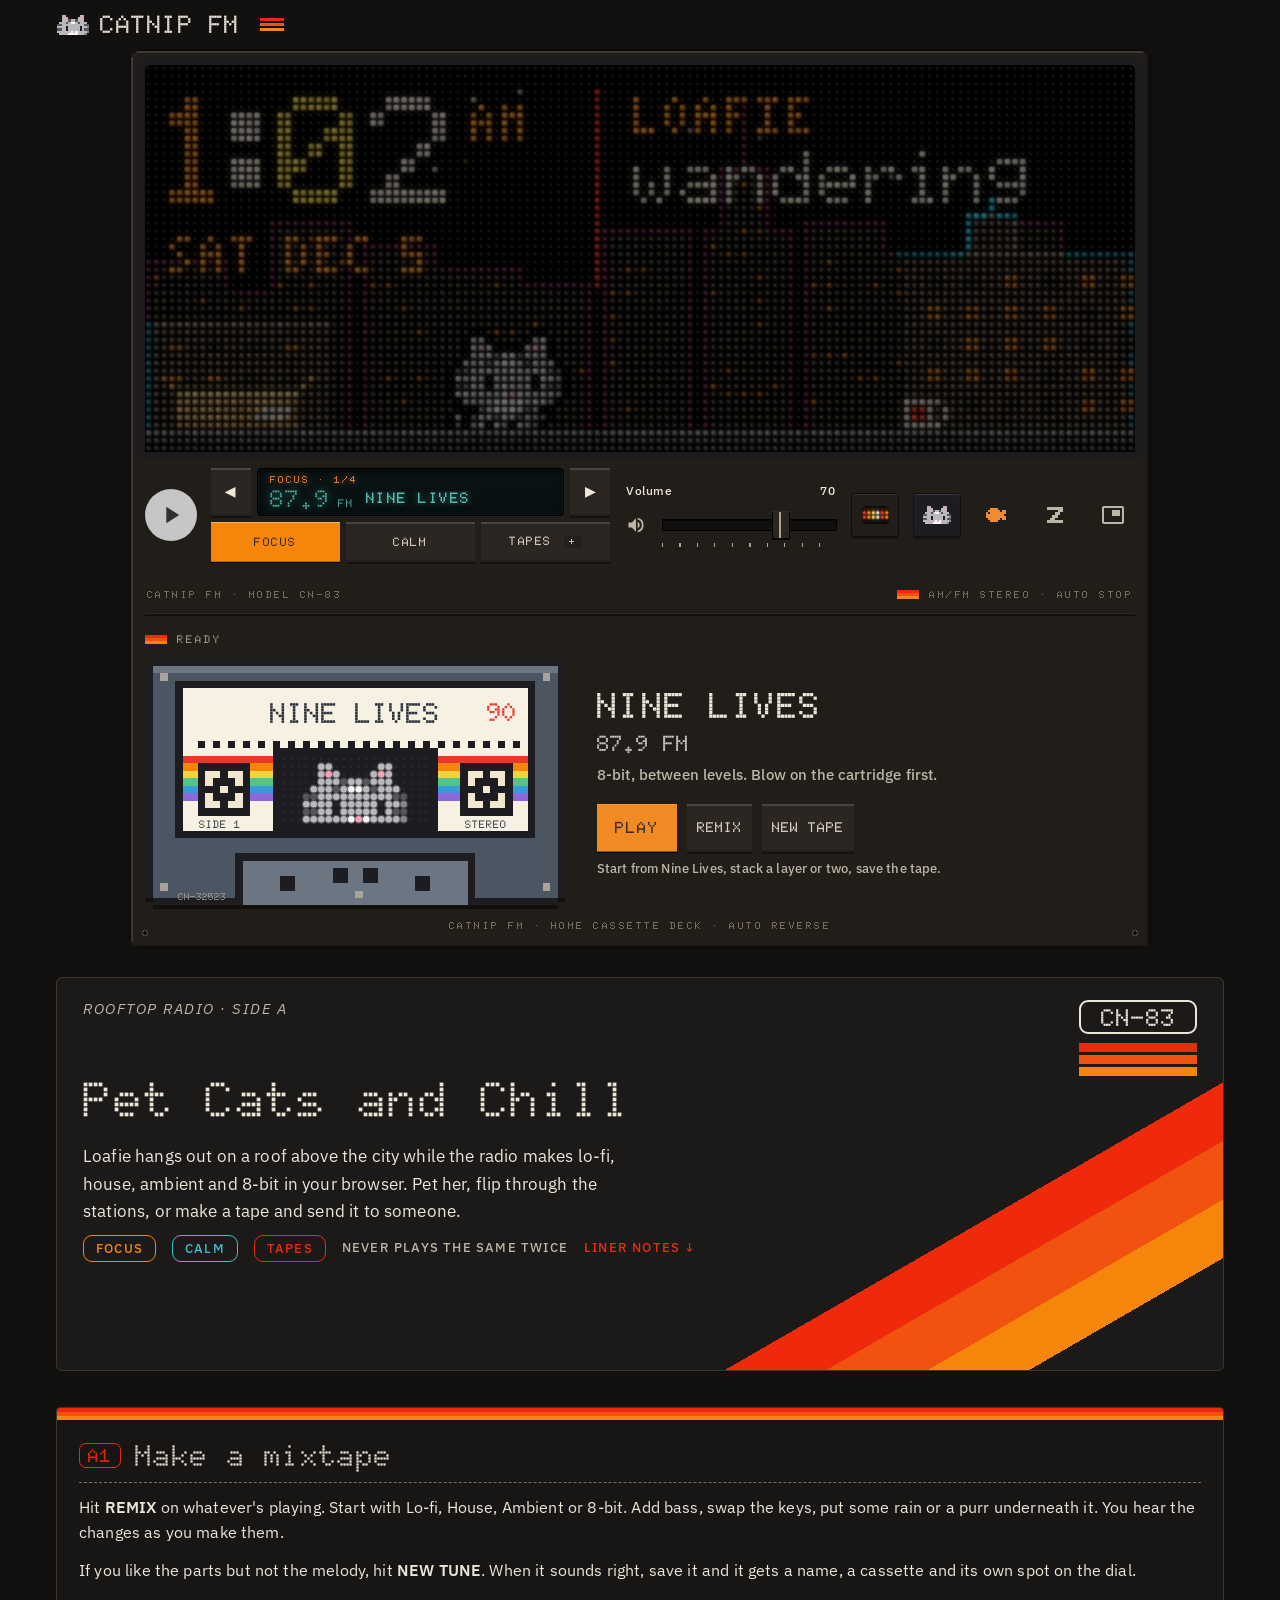
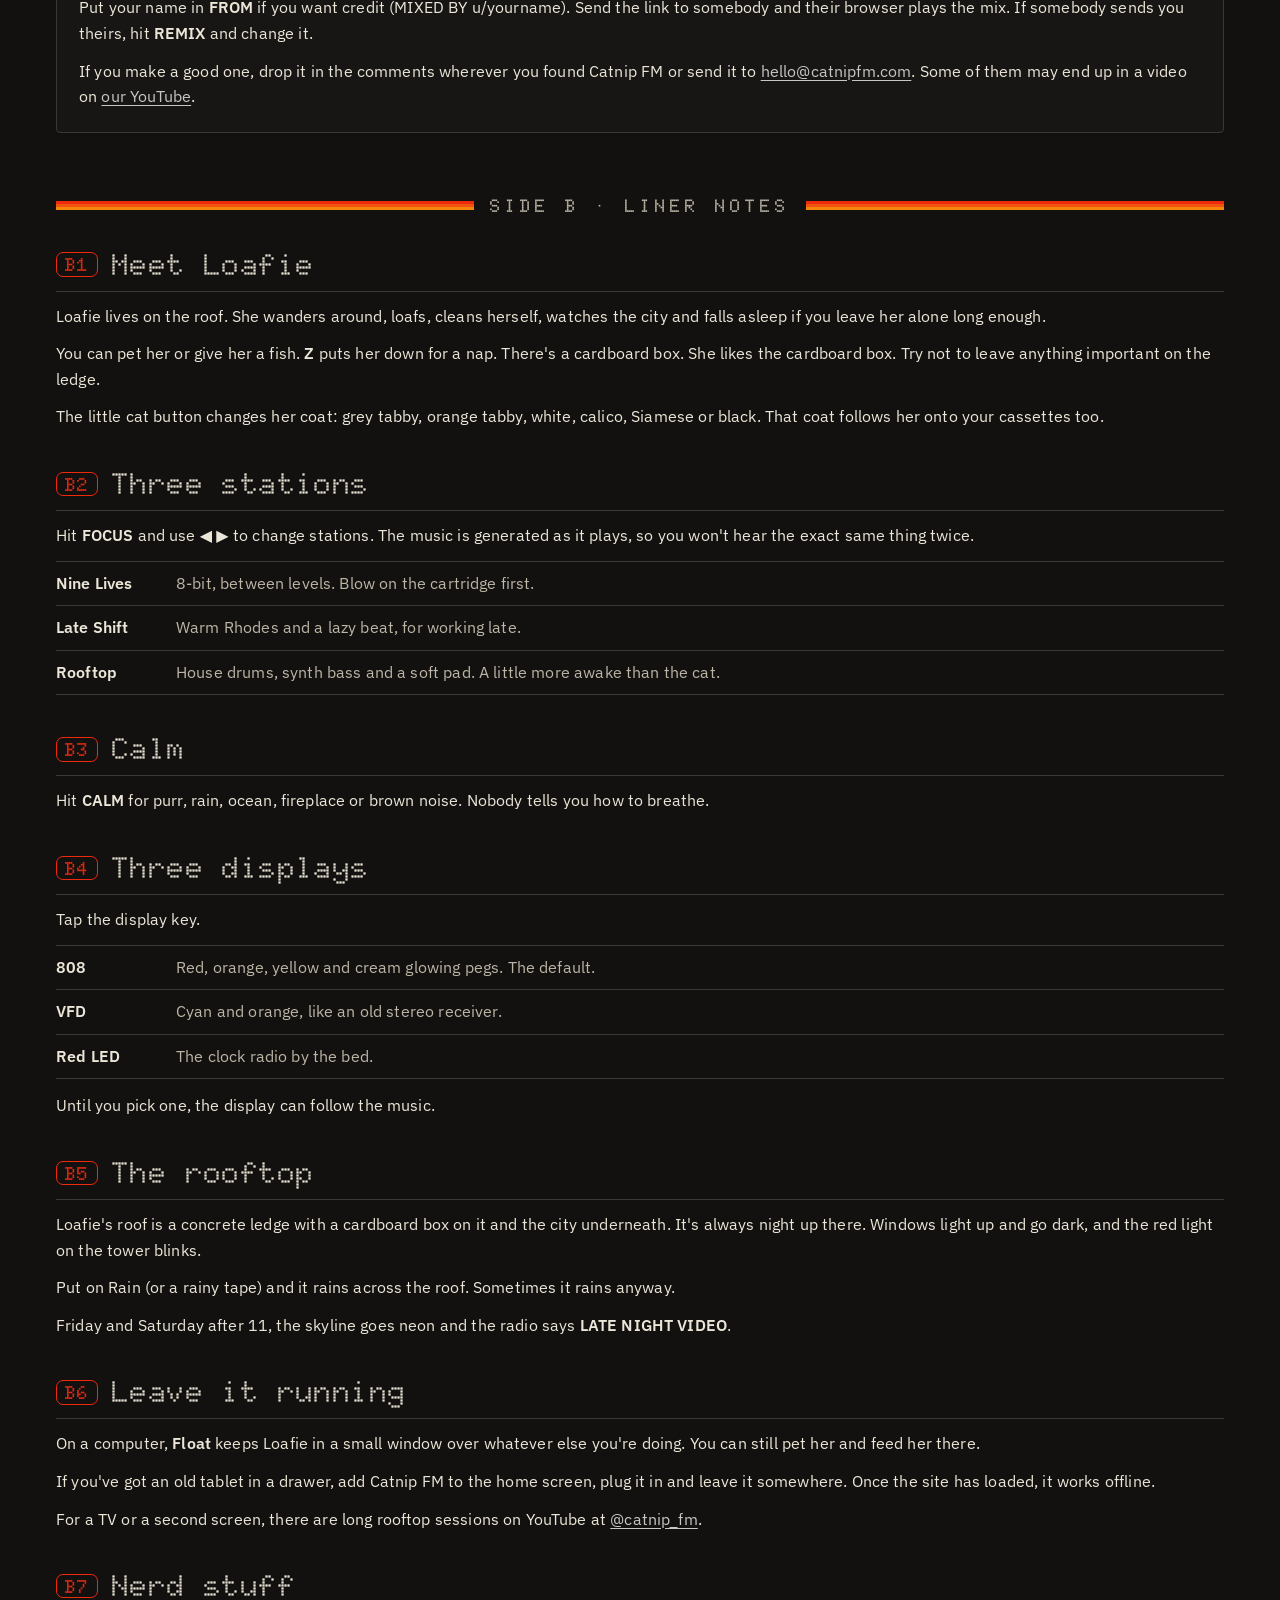
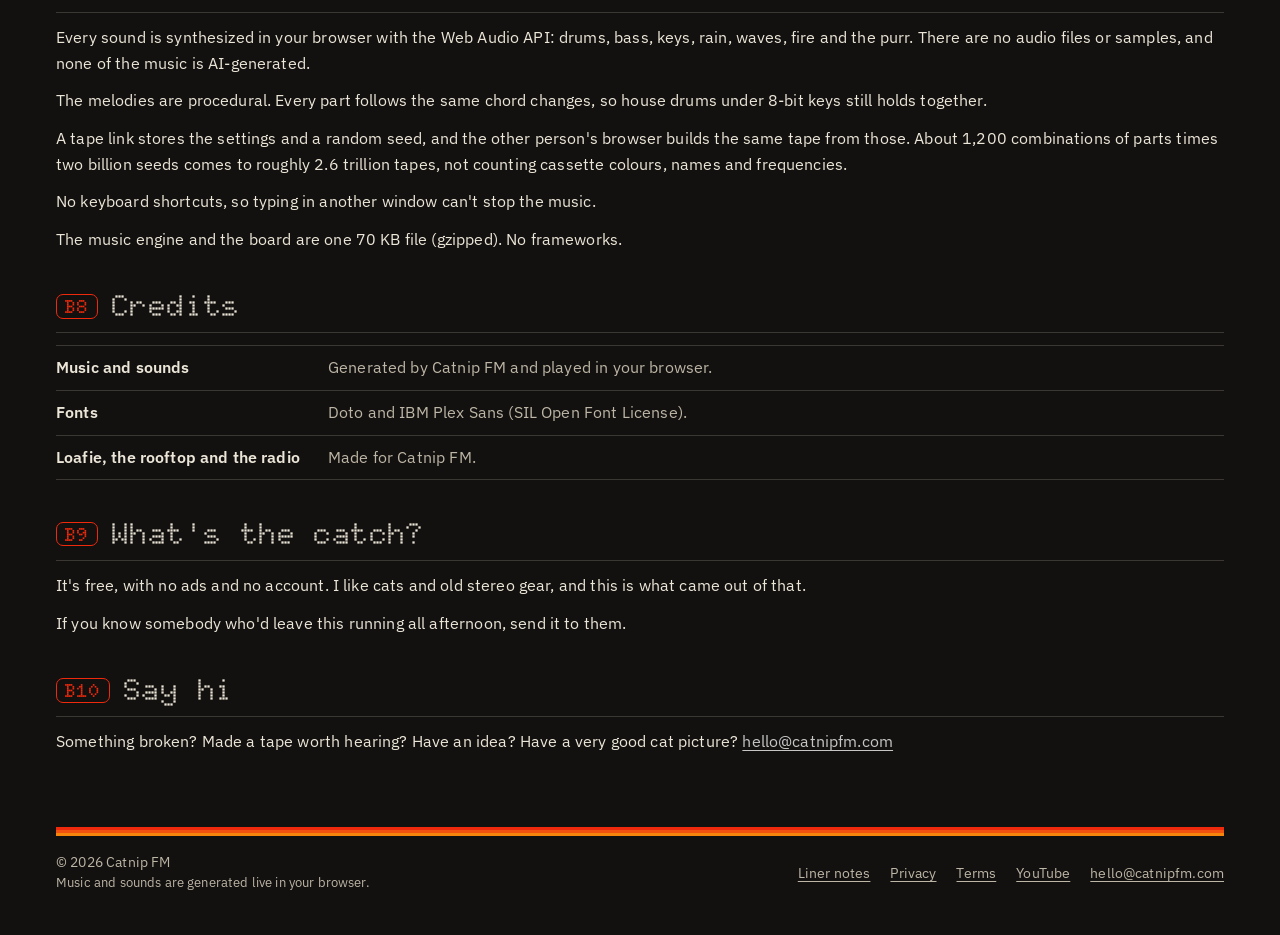
<file: index.html>
<!doctype html>
<html lang="en">
<head>
<meta charset="utf-8">
<meta name="viewport" content="width=device-width,initial-scale=1,viewport-fit=cover">
<title>Catnip FM · Pet Cats and Chill</title>
<meta name="description" content="Catnip FM is a nighttime rooftop radio with Loafie, live-generated lo-fi, house, ambient and 8-bit, and mixtapes you can make and share.">
<link rel="canonical" href="https://catnipfm.com/">

<meta name="theme-color" content="#131313">
<meta property="og:type" content="website">
<meta property="og:site_name" content="Catnip FM">
<meta property="og:url" content="https://catnipfm.com/">
<meta property="og:title" content="Catnip FM · Pet Cats and Chill">
<meta property="og:description" content="A pixel cat on a rooftop and a radio that makes its own music in your browser. Pet the cat, make a mixtape.">
<meta property="og:image" content="https://catnipfm.com/og.png?v=20261023d">
<meta property="og:image:width" content="1200"><meta property="og:image:height" content="630">
<meta property="og:image:alt" content="Loafie on the Catnip FM rooftop above a pixel city at night, with a glowing radio display and cassette.">
<meta name="twitter:card" content="summary_large_image">
<meta name="twitter:title" content="Catnip FM · Pet Cats and Chill">
<meta name="twitter:description" content="A pixel cat on a rooftop and a radio that makes its own music in your browser. Pet the cat, make a mixtape.">
<meta name="twitter:image" content="https://catnipfm.com/og.png?v=20261023d">
<link rel="icon" href="icons/favicon-32.png" sizes="32x32" type="image/png">
<link rel="icon" href="icons/icon.svg" type="image/svg+xml">
<link rel="apple-touch-icon" href="icons/apple-touch-icon.png">
<link rel="manifest" href="manifest.webmanifest">
<link rel="preload" href="fonts/doto-700.woff2" as="font" type="font/woff2" crossorigin>
<link rel="stylesheet" href="site.css">
<link rel="stylesheet" href="board.css">
<script type="application/ld+json">{"@context": "https://schema.org", "@type": "WebApplication", "name": "Catnip FM", "url": "https://catnipfm.com/", "applicationCategory": "LifestyleApplication", "operatingSystem": "Any (web browser)", "offers": {"@type": "Offer", "price": "0", "priceCurrency": "USD"}, "description": "A rooftop radio, a pixel cat and music that makes itself while you listen.", "publisher": {"@type": "Organization", "name": "Catnip FM", "url": "https://catnipfm.com/", "sameAs": ["https://www.youtube.com/@catnip_fm"]}}</script>

</head>
<body>
<a class="skip" href="#page">Skip to content</a>
<svg width="0" height="0" style="position:absolute" aria-hidden="true">
  <symbol id="i-cat" viewBox="0 0 14 9" shape-rendering="crispEdges"><path fill="#b9b9bd" d="M2 0h1v1h-1zM3 0h1v1h-1zM10 0h1v1h-1zM11 0h1v1h-1zM2 1h1v1h-1zM4 1h1v1h-1zM9 1h1v1h-1zM11 1h1v1h-1zM2 2h1v1h-1zM3 2h1v1h-1zM4 2h1v1h-1zM6 2h1v1h-1zM7 2h1v1h-1zM9 2h1v1h-1zM10 2h1v1h-1zM11 2h1v1h-1zM1 3h1v1h-1zM2 3h1v1h-1zM3 3h1v1h-1zM5 3h1v1h-1zM8 3h1v1h-1zM10 3h1v1h-1zM11 3h1v1h-1zM12 3h1v1h-1zM2 4h1v1h-1zM3 4h1v1h-1zM4 4h1v1h-1zM5 4h1v1h-1zM6 4h1v1h-1zM7 4h1v1h-1zM8 4h1v1h-1zM9 4h1v1h-1zM10 4h1v1h-1zM11 4h1v1h-1zM0 5h1v1h-1zM1 5h1v1h-1zM2 5h1v1h-1zM3 5h1v1h-1zM5 5h1v1h-1zM6 5h1v1h-1zM7 5h1v1h-1zM8 5h1v1h-1zM9 5h1v1h-1zM11 5h1v1h-1zM12 5h1v1h-1zM2 6h1v1h-1zM3 6h1v1h-1zM5 6h1v1h-1zM6 6h1v1h-1zM7 6h1v1h-1zM8 6h1v1h-1zM9 6h1v1h-1zM11 6h1v1h-1zM0 7h1v1h-1zM1 7h1v1h-1zM2 7h1v1h-1zM3 7h1v1h-1zM4 7h1v1h-1zM5 7h1v1h-1zM9 7h1v1h-1zM10 7h1v1h-1zM11 7h1v1h-1zM12 7h1v1h-1zM1 8h1v1h-1zM2 8h1v1h-1zM3 8h1v1h-1zM4 8h1v1h-1zM9 8h1v1h-1zM10 8h1v1h-1zM11 8h1v1h-1z"/><path fill="#f2a3b5" d="M3 1h1v1h-1zM10 1h1v1h-1zM7 7h1v1h-1z"/><path fill="#55555b" d="M5 2h1v1h-1zM8 2h1v1h-1zM4 3h1v1h-1zM9 3h1v1h-1zM0 4h1v1h-1zM1 4h1v1h-1zM12 4h1v1h-1zM13 4h1v1h-1zM0 6h1v1h-1zM1 6h1v1h-1zM12 6h1v1h-1zM13 6h1v1h-1z"/><path fill="#f6f6f4" d="M6 3h1v1h-1zM7 3h1v1h-1zM6 7h1v1h-1zM8 7h1v1h-1zM5 8h1v1h-1zM6 8h1v1h-1zM7 8h1v1h-1zM8 8h1v1h-1z"/><path fill="#1d1c21" d="M4 5h1v1h-1zM10 5h1v1h-1zM4 6h1v1h-1zM10 6h1v1h-1z"/><path fill="#86868c" d="M13 5h1v1h-1zM13 7h1v1h-1zM12 8h1v1h-1z"/></symbol>
  <symbol id="i-vol" viewBox="0 0 24 24"><path d="M3 9v6h4l5 5V4L7 9H3zm13.5 3A4.5 4.5 0 0 0 14 8v8a4.5 4.5 0 0 0 2.5-4zM14 3.2v2.1a7 7 0 0 1 0 13.4v2.1a9 9 0 0 0 0-17.6z"/></symbol>
  <symbol id="i-mute" viewBox="0 0 24 24"><path d="M16.5 12A4.5 4.5 0 0 0 14 7.97v2.21l2.45 2.45c.03-.2.05-.41.05-.63zm2.5 0c0 .94-.2 1.82-.54 2.64l1.51 1.51A8.8 8.8 0 0 0 21 12c0-4.28-2.99-7.86-7-8.77v2.06c2.89.86 5 3.54 5 6.71zM4.27 3L3 4.27 7.73 9H3v6h4l5 5v-6.73l4.25 4.25c-.67.52-1.42.93-2.25 1.18v2.06a8.99 8.99 0 0 0 3.69-1.81L19.73 21 21 19.73l-9-9L4.27 3zM12 4L9.91 6.09 12 8.18V4z"/></symbol>
  <symbol id="i-float" viewBox="0 0 24 24"><path d="M19 7h-8v6h8V7zm2-4H3c-1.1 0-2 .9-2 2v14c0 1.1.9 2 2 2h18c1.1 0 2-.9 2-2V5c0-1.1-.9-2-2-2zm0 16H3V5h18v14z"/></symbol>
  <symbol id="i-nap" viewBox="-1.5 -1.5 9 9" shape-rendering="crispEdges"><path d="M0 0h6v1h-6zM4 1h2v1h-2zM3 2h2v1h-2zM2 3h2v1h-2zM1 4h2v1h-2zM0 5h6v1h-6z"/></symbol>
  <symbol id="i-fish" viewBox="-0.5 -2.5 12 12" shape-rendering="crispEdges"><path d="M2 0h4v1h-4zM1 1h6v1h-6zM8 1h2v1h-2zM0 2h1v1h-1zM2 2h8v1h-8zM0 3h9v1h-9zM0 4h10v1h-10zM1 5h6v1h-6zM8 5h2v1h-2zM2 6h4v1h-4z"/></symbol>
  <symbol id="i-play" viewBox="0 0 24 24"><path d="M8 5v14l11-7z"/></symbol>
  <symbol id="i-stop" viewBox="0 0 24 24"><path d="M6 6h12v12H6z"/></symbol>
</svg>
<header class="top">
  <a class="brand" href="/" aria-label="Catnip FM home"><svg viewBox="0 0 20 12" aria-hidden="true"><use href="#i-cat"/></svg>CATNIP FM<span class="stripes" aria-hidden="true"><i></i><i></i><i></i></span></a>
</header>
<div class="boardwrap">
<section class="unit" id="unit" aria-label="Catnip FM board" aria-describedby="boardText">
  <p class="sr" id="boardText"></p>
  <div class="window" id="window">
    <canvas id="bg"></canvas>
    <canvas id="led"></canvas>
  </div>
  <div class="window game" id="gameWin" title="Tap her to pet · tap the ledge to call her over">
    <canvas id="gbg"></canvas>
    <canvas id="gled"></canvas>
  </div>
  <div class="floatnote" id="floatNote" hidden><span>She's floating in her own window.</span><button class="btn tonal" type="button" id="floatBack">Bring her back</button></div>
  <div class="face" id="face">
    <div class="row">
      <button class="icon filled" type="button" id="playKey" aria-pressed="false" aria-label="Play radio" title="Play"><svg><use href="#i-play"/></svg><svg><use href="#i-stop"/></svg></button>
      <div class="ctl grow st">
        <div class="tuner">
          <button class="hw tunestep" type="button" id="dialPrev" aria-label="Previous">◀</button>
          <div class="lcd" aria-live="polite"><span class="lcd-band" id="tuneBand"></span><span class="lcd-freq"><b id="tuneFreq"></b> FM</span><span class="lcd-name" id="tuneName"></span></div>
          <button class="hw tunestep" type="button" id="dialNext" aria-label="Next">▶</button>
          <div class="bands" role="group" aria-label="Band"><button class="hw bandkey" type="button" data-band="focus">FOCUS</button><button class="hw bandkey" type="button" data-band="calm">CALM</button><button class="hw bandkey" type="button" data-band="tapes">TAPES <em></em></button></div>
          <select id="station" class="sr" aria-label="Station"></select>
        </div>
      </div>
      <div class="ctl grow vol"><span class="lbl"><span>Volume</span><output id="volOut">70</output></span><div class="fz"><button class="mutebtn" type="button" id="muteKey" aria-pressed="false" aria-label="Mute" title="Mute"><svg><use href="#i-vol"/></svg><svg><use href="#i-mute"/></svg></button><input class="fader" type="range" id="volume" min="0" max="1" step="0.05" aria-label="Volume"></div></div>
      <button class="dispbtn" type="button" id="dispKey" aria-label="Display: Pegs. Tap for the next look." title="Next look"><canvas id="dispTile" aria-hidden="true"></canvas></button>
      <button class="coatbtn" type="button" id="coatKey" aria-label="Loafie's coat" title="Loafie's coat"><canvas id="coatTile" aria-hidden="true"></canvas></button>
      <button class="icon feedbtn" type="button" id="feedKey" aria-label="Give her a fish" title="Give her a fish"><svg><use href="#i-fish"/></svg></button>
      <button class="icon napbtn" type="button" id="napKey" aria-pressed="false" aria-label="Let her nap" title="Let her nap"><svg><use href="#i-nap"/></svg></button>
      <button class="icon floatbtn" type="button" id="floatKey" aria-pressed="false" aria-label="Float" title="Keep her on top of your other windows" hidden><svg><use href="#i-float"/></svg></button>
    </div>
    <p class="unit-print" aria-hidden="true"><span>CATNIP FM · MODEL CN-83</span><span>AM/FM STEREO · AUTO STOP</span></p>
  </div>
</section>
</div>
<main id="page" class="home-page">
  <div class="band page1">
  <section class="intro sleeve">
    <div class="sleeve-top"><p class="kicker">Rooftop radio · Side A</p><span class="badge" aria-hidden="true"><b>CN-83</b><i></i><i></i><i></i></span></div>
    <h1>Pet Cats and Chill</h1>
    <p class="lede">Loafie hangs out on a roof above the city while the radio makes lo-fi, house, ambient and 8-bit in your browser. Pet her, flip through the stations, or make a tape and send it to someone.</p>
    <p class="sleeve-tags"><span class="tag tag-f">Focus</span><span class="tag tag-c">Calm</span><span class="tag tag-t">Tapes</span><span class="tag-plain">Never plays the same twice</span><a class="tag-plain tag-link" href="#notes">Liner notes ↓</a></p>
  </section>

  <section class="liner">
    <h2><span class="trk">A1</span>Make a mixtape</h2>
    <p>Hit <strong>REMIX</strong> on whatever's playing. Start with Lo-fi, House, Ambient or 8-bit. Add bass, swap the keys, put some rain or a purr underneath it. You hear the changes as you make them.</p>
    <p>If you like the parts but not the melody, hit <strong>NEW TUNE</strong>. When it sounds right, save it and it gets a name, a cassette and its own spot on the dial.</p>
    <p>Put your name in <strong>FROM</strong> if you want credit (MIXED BY u/yourname). Send the link to somebody and their browser plays the mix. If somebody sends you theirs, hit <strong>REMIX</strong> and change it.</p>
    <p>If you make a good one, drop it in the comments wherever you found Catnip FM or send it to <a href="mailto:hello@catnipfm.com?subject=My%20mixtape">hello@catnipfm.com</a>. Some of them may end up in a video on <a href="https://www.youtube.com/@catnip_fm" target="_blank" rel="noopener">our YouTube</a>.</p>
  </section>

  <p class="side-b" id="notes">Side B · Liner notes</p>

  <section>
    <h2><span class="trk">B1</span>Meet Loafie</h2>
    <p>Loafie lives on the roof. She wanders around, loafs, cleans herself, watches the city and falls asleep if you leave her alone long enough.</p>
    <p>You can pet her or give her a fish. <strong>Z</strong> puts her down for a nap. There's a cardboard box. She likes the cardboard box. Try not to leave anything important on the ledge.</p>
    <p>The little cat button changes her coat: grey tabby, orange tabby, white, calico, Siamese or black. That coat follows her onto your cassettes too.</p>
  </section>

  <section>
    <h2><span class="trk">B2</span>Three stations</h2>
    <p>Hit <strong>FOCUS</strong> and use ◀ ▶ to change stations. The music is generated as it plays, so you won't hear the exact same thing twice.</p>
    <dl class="items">
      <dt>Nine Lives</dt><dd>8-bit, between levels. Blow on the cartridge first.</dd>
      <dt>Late Shift</dt><dd>Warm Rhodes and a lazy beat, for working late.</dd>
      <dt>Rooftop</dt><dd>House drums, synth bass and a soft pad. A little more awake than the cat.</dd>
    </dl>
  </section>

  <section>
    <h2><span class="trk">B3</span>Calm</h2>
    <p>Hit <strong>CALM</strong> for purr, rain, ocean, fireplace or brown noise. Nobody tells you how to breathe.</p>
  </section>

  <section>
    <h2><span class="trk">B4</span>Three displays</h2>
    <p>Tap the display key.</p>
    <dl class="items">
      <dt>808</dt><dd>Red, orange, yellow and cream glowing pegs. The default.</dd>
      <dt>VFD</dt><dd>Cyan and orange, like an old stereo receiver.</dd>
      <dt>Red LED</dt><dd>The clock radio by the bed.</dd>
    </dl>
    <p>Until you pick one, the display can follow the music.</p>
  </section>

  <section>
    <h2><span class="trk">B5</span>The rooftop</h2>
    <p>Loafie's roof is a concrete ledge with a cardboard box on it and the city underneath. It's always night up there. Windows light up and go dark, and the red light on the tower blinks.</p>
    <p>Put on Rain (or a rainy tape) and it rains across the roof. Sometimes it rains anyway.</p>
    <p>Friday and Saturday after 11, the skyline goes neon and the radio says <strong>LATE NIGHT VIDEO</strong>.</p>
  </section>

  <section>
    <h2><span class="trk">B6</span>Leave it running</h2>
    <p>On a computer, <strong>Float</strong> keeps Loafie in a small window over whatever else you're doing. You can still pet her and feed her there.</p>
    <p>If you've got an old tablet in a drawer, add Catnip FM to the home screen, plug it in and leave it somewhere. Once the site has loaded, it works offline.</p>
    <p>For a TV or a second screen, there are long rooftop sessions on YouTube at <a href="https://www.youtube.com/@catnip_fm" target="_blank" rel="noopener">@catnip_fm</a>.</p>
  </section>

  <section id="nerd">
    <h2><span class="trk">B7</span>Nerd stuff</h2>
    <p>Every sound is synthesized in your browser with the Web Audio API: drums, bass, keys, rain, waves, fire and the purr. There are no audio files or samples, and none of the music is AI-generated.</p>
    <p>The melodies are procedural. Every part follows the same chord changes, so house drums under 8-bit keys still holds together.</p>
    <p>A tape link stores the settings and a random seed, and the other person's browser builds the same tape from those. About 1,200 combinations of parts times two billion seeds comes to roughly 2.6 trillion tapes, not counting cassette colours, names and frequencies.</p>
    <p>No keyboard shortcuts, so typing in another window can't stop the music.</p>
    <p>The music engine and the board are one 70 KB file (gzipped). No frameworks.</p>
  </section>

  <section>
    <h2><span class="trk">B8</span>Credits</h2>
    <dl class="items">
      <dt>Music and sounds</dt><dd>Generated by Catnip FM and played in your browser.</dd>
      <dt>Fonts</dt><dd>Doto and IBM Plex Sans (SIL Open Font License).</dd>
      <dt>Loafie, the rooftop and the radio</dt><dd>Made for Catnip FM.</dd>
    </dl>
  </section>

  <section>
    <h2><span class="trk">B9</span>What's the catch?</h2>
    <p>It's free, with no ads and no account. I like cats and old stereo gear, and this is what came out of that.</p>
    <p>If you know somebody who'd leave this running all afternoon, send it to them.</p>
  </section>

  <section>
    <h2><span class="trk">B10</span>Say hi</h2>
    <p>Something broken? Made a tape worth hearing? Have an idea? Have a very good cat picture? <a href="mailto:hello@catnipfm.com">hello@catnipfm.com</a></p>
  </section>
  </div>
</main>
<footer class="foot">
  <div>
    <p>© 2026 Catnip FM</p>
    <p class="credits">Music and sounds are generated live in your browser.</p>
  </div>
  <nav aria-label="Footer"><a href="./#notes">Liner notes</a><a href="privacy.html">Privacy</a><a href="terms.html">Terms</a><a href="https://www.youtube.com/@catnip_fm" target="_blank" rel="noopener">YouTube</a><a href="mailto:hello@catnipfm.com">hello@catnipfm.com</a></nav>
</footer>
<script src="analytics.js" defer></script>
<script src="board.js" defer></script>
</body>
</html>
</file>
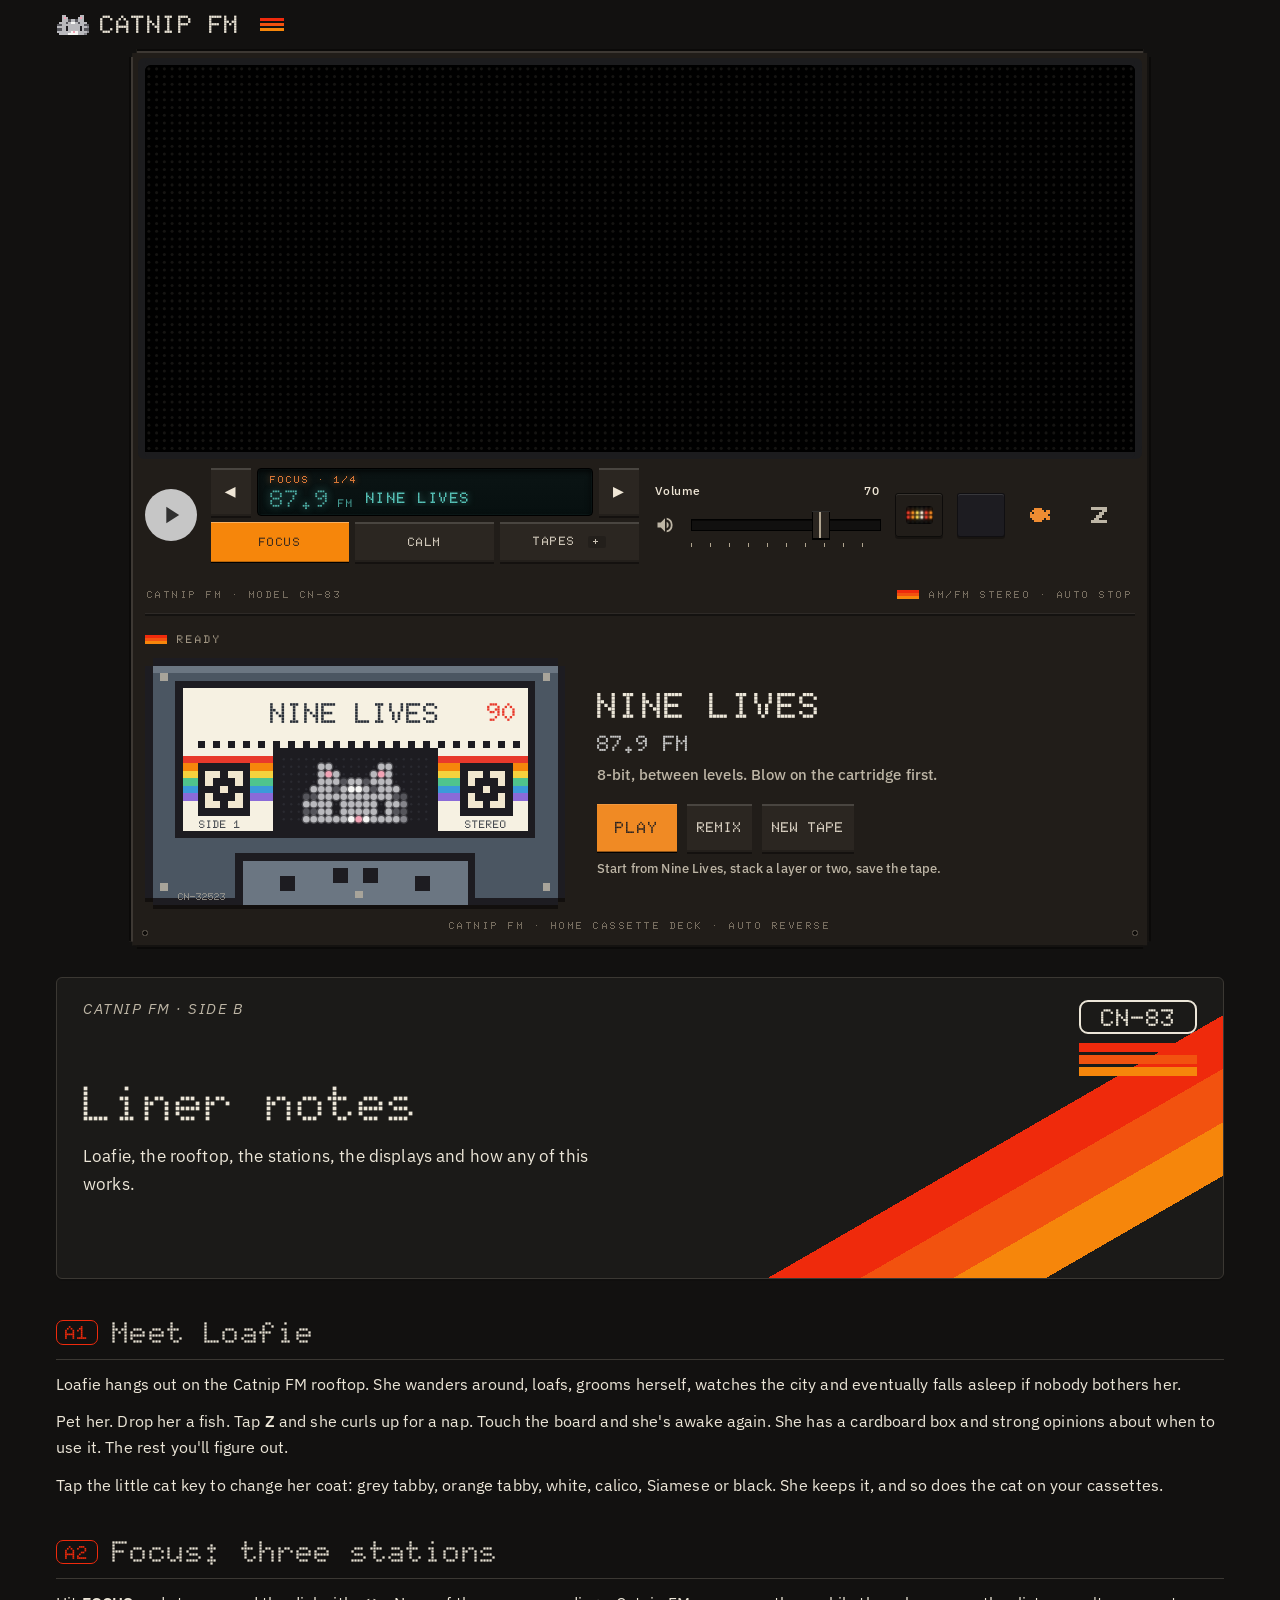
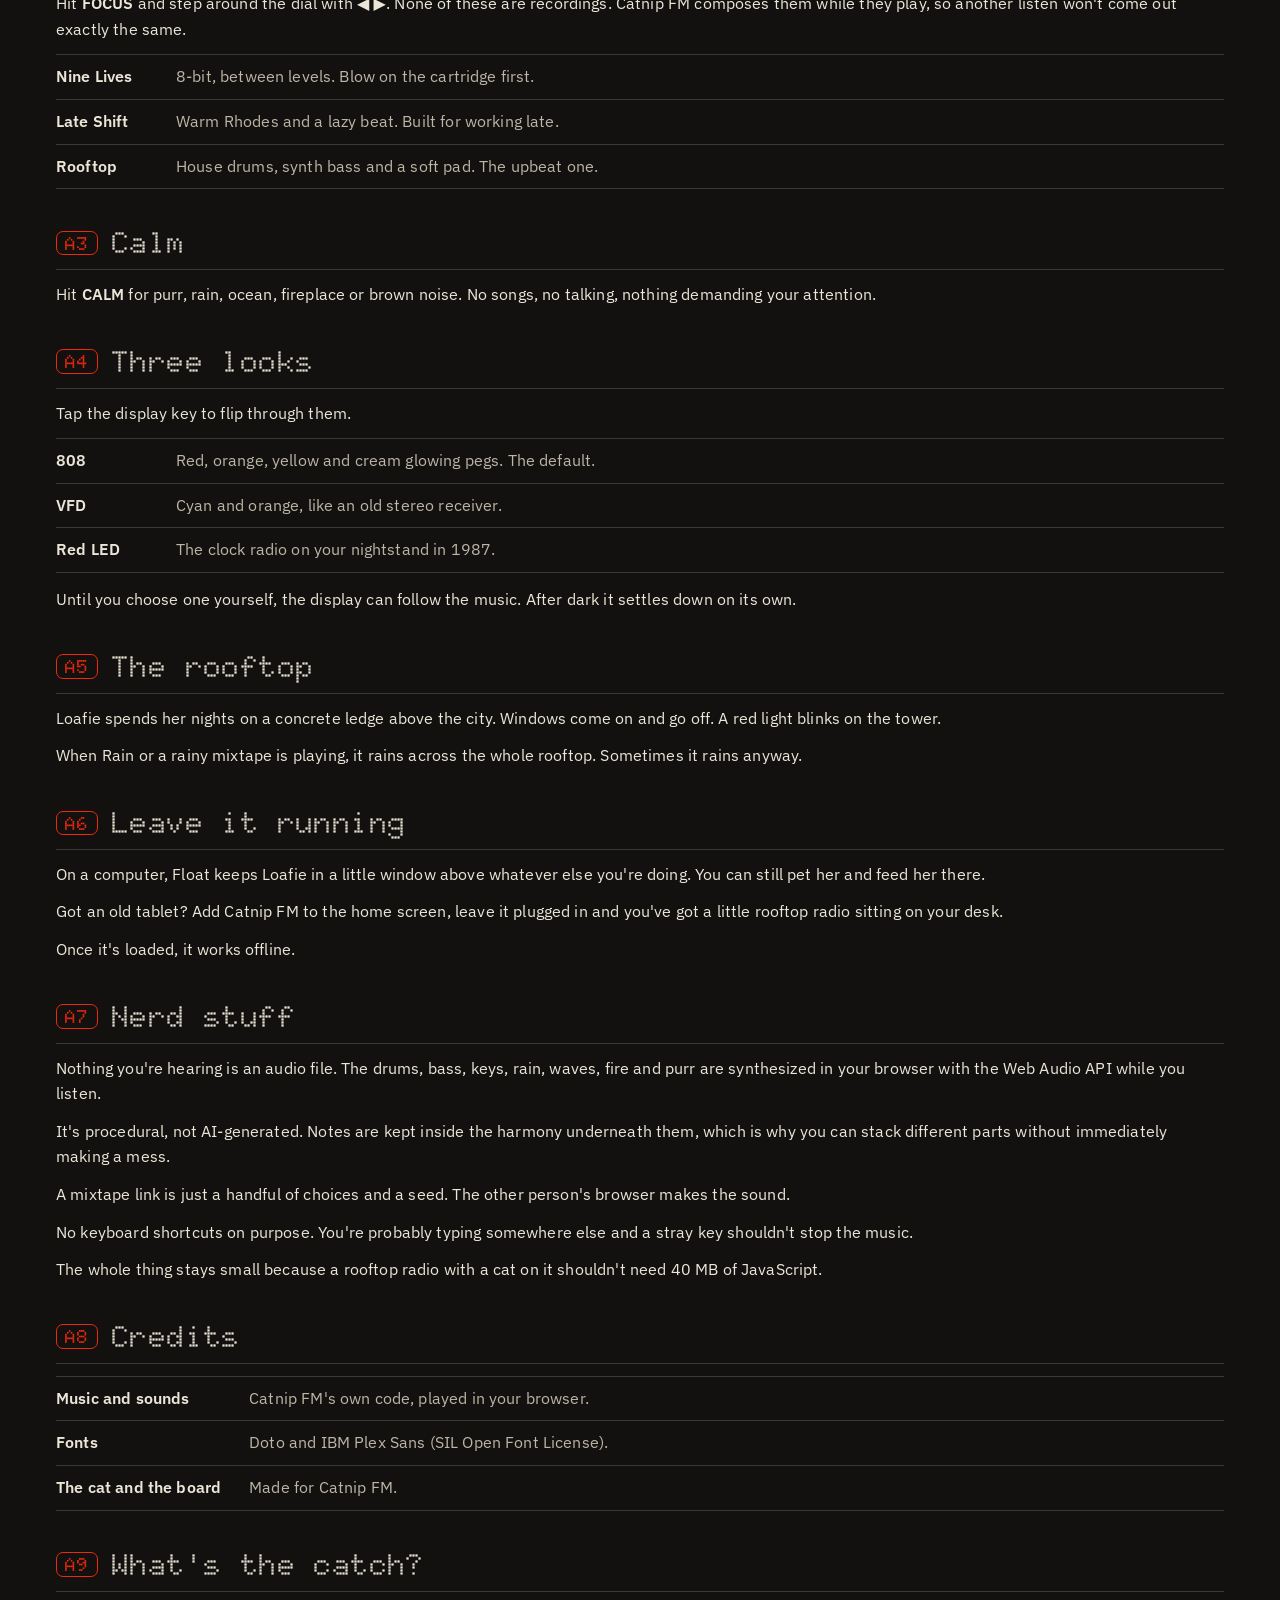
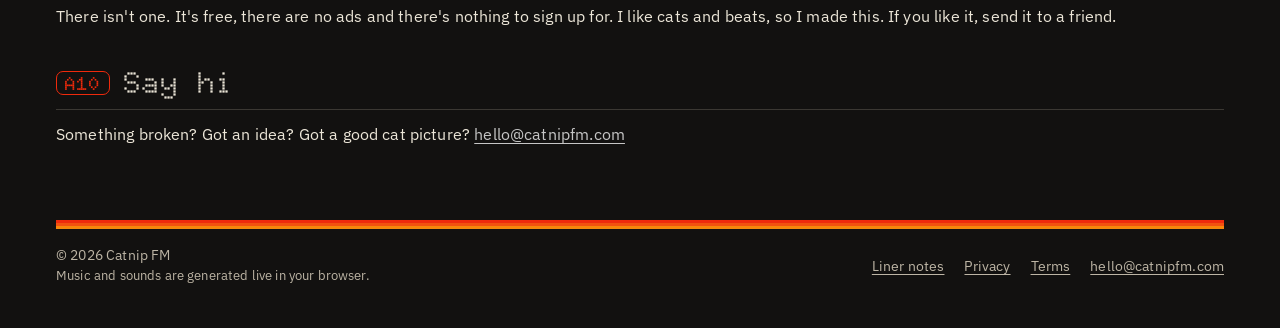
<file: notes.html>
<!doctype html>
<html lang="en">
<head>
<meta charset="utf-8">
<meta name="viewport" content="width=device-width,initial-scale=1,viewport-fit=cover">
<title>Liner notes · Catnip FM</title>
<meta name="description" content="Everything about Catnip FM: Loafie, the rooftop, the three stations, the three looks, floating, offline, and how the music is made.">
<link rel="canonical" href="https://catnipfm.com/notes.html">

<meta name="theme-color" content="#131313">
<meta property="og:type" content="website">
<meta property="og:site_name" content="Catnip FM">
<meta property="og:url" content="https://catnipfm.com/notes.html">
<meta property="og:title" content="Liner notes · Catnip FM">
<meta property="og:description" content="Everything about Catnip FM: Loafie, the rooftop, the three stations, the three looks, floating, offline, and how the music is made.">
<meta property="og:image" content="https://catnipfm.com/og.png?v=20261023d">
<meta property="og:image:width" content="1200"><meta property="og:image:height" content="630">
<meta property="og:image:alt" content="Loafie on the Catnip FM rooftop above a pixel city at night, with a glowing radio display and cassette.">
<meta name="twitter:card" content="summary_large_image">
<meta name="twitter:title" content="Liner notes · Catnip FM">
<meta name="twitter:description" content="Everything about Catnip FM: Loafie, the rooftop, the three stations, the three looks, floating, offline, and how the music is made.">
<meta name="twitter:image" content="https://catnipfm.com/og.png?v=20261023d">
<link rel="icon" href="icons/favicon-32.png" sizes="32x32" type="image/png">
<link rel="icon" href="icons/icon.svg" type="image/svg+xml">
<link rel="apple-touch-icon" href="icons/apple-touch-icon.png">
<link rel="manifest" href="manifest.webmanifest">
<link rel="preload" href="fonts/doto-700.woff2" as="font" type="font/woff2" crossorigin>
<link rel="stylesheet" href="site.css">
<link rel="stylesheet" href="board.css">
<script type="application/ld+json">{"@context": "https://schema.org", "@type": "WebPage", "headline": "Liner notes", "description": "Everything about Catnip FM: Loafie, the rooftop, the three stations, the three looks, floating, offline, and how the music is made.", "url": "https://catnipfm.com/notes.html", "publisher": {"@type": "Organization", "name": "Catnip FM", "url": "https://catnipfm.com/"}, "dateModified": "2026-10-21"}</script>

</head>
<body>
<a class="skip" href="#page">Skip to content</a>
<svg width="0" height="0" style="position:absolute" aria-hidden="true">
  <symbol id="i-cat" viewBox="0 0 14 9" shape-rendering="crispEdges"><path fill="#b9b9bd" d="M2 0h1v1h-1zM3 0h1v1h-1zM10 0h1v1h-1zM11 0h1v1h-1zM2 1h1v1h-1zM4 1h1v1h-1zM9 1h1v1h-1zM11 1h1v1h-1zM2 2h1v1h-1zM3 2h1v1h-1zM4 2h1v1h-1zM6 2h1v1h-1zM7 2h1v1h-1zM9 2h1v1h-1zM10 2h1v1h-1zM11 2h1v1h-1zM1 3h1v1h-1zM2 3h1v1h-1zM3 3h1v1h-1zM5 3h1v1h-1zM8 3h1v1h-1zM10 3h1v1h-1zM11 3h1v1h-1zM12 3h1v1h-1zM2 4h1v1h-1zM3 4h1v1h-1zM4 4h1v1h-1zM5 4h1v1h-1zM6 4h1v1h-1zM7 4h1v1h-1zM8 4h1v1h-1zM9 4h1v1h-1zM10 4h1v1h-1zM11 4h1v1h-1zM0 5h1v1h-1zM1 5h1v1h-1zM2 5h1v1h-1zM3 5h1v1h-1zM5 5h1v1h-1zM6 5h1v1h-1zM7 5h1v1h-1zM8 5h1v1h-1zM9 5h1v1h-1zM11 5h1v1h-1zM12 5h1v1h-1zM2 6h1v1h-1zM3 6h1v1h-1zM5 6h1v1h-1zM6 6h1v1h-1zM7 6h1v1h-1zM8 6h1v1h-1zM9 6h1v1h-1zM11 6h1v1h-1zM0 7h1v1h-1zM1 7h1v1h-1zM2 7h1v1h-1zM3 7h1v1h-1zM4 7h1v1h-1zM5 7h1v1h-1zM9 7h1v1h-1zM10 7h1v1h-1zM11 7h1v1h-1zM12 7h1v1h-1zM1 8h1v1h-1zM2 8h1v1h-1zM3 8h1v1h-1zM4 8h1v1h-1zM9 8h1v1h-1zM10 8h1v1h-1zM11 8h1v1h-1z"/><path fill="#f2a3b5" d="M3 1h1v1h-1zM10 1h1v1h-1zM7 7h1v1h-1z"/><path fill="#55555b" d="M5 2h1v1h-1zM8 2h1v1h-1zM4 3h1v1h-1zM9 3h1v1h-1zM0 4h1v1h-1zM1 4h1v1h-1zM12 4h1v1h-1zM13 4h1v1h-1zM0 6h1v1h-1zM1 6h1v1h-1zM12 6h1v1h-1zM13 6h1v1h-1z"/><path fill="#f6f6f4" d="M6 3h1v1h-1zM7 3h1v1h-1zM6 7h1v1h-1zM8 7h1v1h-1zM5 8h1v1h-1zM6 8h1v1h-1zM7 8h1v1h-1zM8 8h1v1h-1z"/><path fill="#1d1c21" d="M4 5h1v1h-1zM10 5h1v1h-1zM4 6h1v1h-1zM10 6h1v1h-1z"/><path fill="#86868c" d="M13 5h1v1h-1zM13 7h1v1h-1zM12 8h1v1h-1z"/></symbol>
  <symbol id="i-vol" viewBox="0 0 24 24"><path d="M3 9v6h4l5 5V4L7 9H3zm13.5 3A4.5 4.5 0 0 0 14 8v8a4.5 4.5 0 0 0 2.5-4zM14 3.2v2.1a7 7 0 0 1 0 13.4v2.1a9 9 0 0 0 0-17.6z"/></symbol>
  <symbol id="i-mute" viewBox="0 0 24 24"><path d="M16.5 12A4.5 4.5 0 0 0 14 7.97v2.21l2.45 2.45c.03-.2.05-.41.05-.63zm2.5 0c0 .94-.2 1.82-.54 2.64l1.51 1.51A8.8 8.8 0 0 0 21 12c0-4.28-2.99-7.86-7-8.77v2.06c2.89.86 5 3.54 5 6.71zM4.27 3L3 4.27 7.73 9H3v6h4l5 5v-6.73l4.25 4.25c-.67.52-1.42.93-2.25 1.18v2.06a8.99 8.99 0 0 0 3.69-1.81L19.73 21 21 19.73l-9-9L4.27 3zM12 4L9.91 6.09 12 8.18V4z"/></symbol>
  <symbol id="i-sun" viewBox="0 0 24 24"><path d="M12 7a5 5 0 1 0 0 10 5 5 0 0 0 0-10zM2 13h2a1 1 0 0 0 0-2H2a1 1 0 0 0 0 2zm18 0h2a1 1 0 0 0 0-2h-2a1 1 0 0 0 0 2zM11 2v2a1 1 0 0 0 2 0V2a1 1 0 0 0-2 0zm0 18v2a1 1 0 0 0 2 0v-2a1 1 0 0 0-2 0zM5.99 4.58a1 1 0 0 0-1.41 1.41l1.06 1.06a1 1 0 0 0 1.41-1.41L5.99 4.58zm12.37 12.37a1 1 0 0 0-1.41 1.41l1.06 1.06a1 1 0 0 0 1.41-1.41l-1.06-1.06zm1.06-10.96a1 1 0 0 0-1.41-1.41l-1.06 1.06a1 1 0 0 0 1.41 1.41l1.06-1.06zM7.05 18.36a1 1 0 0 0-1.41-1.41l-1.06 1.06a1 1 0 0 0 1.41 1.41l1.06-1.06z"/></symbol>
  <symbol id="i-float" viewBox="0 0 24 24"><path d="M19 7h-8v6h8V7zm2-4H3c-1.1 0-2 .9-2 2v14c0 1.1.9 2 2 2h18c1.1 0 2-.9 2-2V5c0-1.1-.9-2-2-2zm0 16H3V5h18v14z"/></symbol>
  <symbol id="i-sit" viewBox="-1.5 -1.5 9 9" shape-rendering="crispEdges"><path d="M0 0h6v1h-6zM4 1h2v1h-2zM3 2h2v1h-2zM2 3h2v1h-2zM1 4h2v1h-2zM0 5h6v1h-6z"/></symbol>
  <symbol id="i-fish" viewBox="-0.5 -2.5 12 12" shape-rendering="crispEdges"><path d="M2 0h4v1h-4zM1 1h6v1h-6zM8 1h2v1h-2zM0 2h1v1h-1zM2 2h8v1h-8zM0 3h9v1h-9zM0 4h10v1h-10zM1 5h6v1h-6zM8 5h2v1h-2zM2 6h4v1h-4z"/></symbol>
  <symbol id="i-tape" viewBox="-0.5 -2.5 13 13" shape-rendering="crispEdges"><path fill-rule="evenodd" d="M0 0h12v1h-12zM0 1h1v1h-1zM11 1h1v1h-1zM0 2h1v1h-1zM2 2h8v1h-8zM11 2h1v1h-1zM0 3h1v1h-1zM2 3h1v1h-1zM4 3h4v1h-4zM9 3h1v1h-1zM11 3h1v1h-1zM0 4h1v1h-1zM2 4h8v1h-8zM11 4h1v1h-1zM0 5h1v1h-1zM11 5h1v1h-1zM0 6h1v1h-1zM3 6h6v1h-6zM11 6h1v1h-1zM0 7h12v1h-12z"/></symbol>
  <symbol id="i-play" viewBox="0 0 24 24"><path d="M8 5v14l11-7z"/></symbol>
  <symbol id="i-stop" viewBox="0 0 24 24"><path d="M6 6h12v12H6z"/></symbol>
  <symbol id="i-down" viewBox="0 0 24 24"><path d="M7 10l5 5 5-5z"/></symbol>
</svg>
<header class="top">
  <a class="brand" href="/" aria-label="Catnip FM home"><svg viewBox="0 0 20 12" aria-hidden="true"><use href="#i-cat"/></svg>CATNIP FM<span class="stripes" aria-hidden="true"><i></i><i></i><i></i></span></a>
</header>
<div class="boardwrap">
<section class="unit" id="unit" aria-label="Catnip FM board" aria-describedby="boardText">
  <p class="sr" id="boardText"></p>
  <div class="window" id="window">
    <canvas id="bg"></canvas>
    <canvas id="led"></canvas>
  </div>
  <div class="window game" id="gameWin" title="Tap her to pet · tap the ledge to call her over">
    <canvas id="gbg"></canvas>
    <canvas id="gled"></canvas>
  </div>
  <div class="floatnote" id="floatNote" hidden><span>She's floating in her own window.</span><button class="btn tonal" type="button" id="floatBack">Bring her back</button></div>
  <div class="face" id="face">
    <div class="row">
      <button class="icon filled" type="button" id="playKey" aria-pressed="false" aria-label="Play radio" title="Play"><svg><use href="#i-play"/></svg><svg><use href="#i-stop"/></svg></button>
      <div class="ctl grow st">
        <div class="tuner">
          <button class="hw tunestep" type="button" id="dialPrev" aria-label="Previous">◀</button>
          <div class="lcd" aria-live="polite"><span class="lcd-band" id="tuneBand"></span><span class="lcd-freq"><b id="tuneFreq"></b> FM</span><span class="lcd-name" id="tuneName"></span></div>
          <button class="hw tunestep" type="button" id="dialNext" aria-label="Next">▶</button>
          <div class="bands" role="group" aria-label="Band"><button class="hw bandkey" type="button" data-band="focus">FOCUS</button><button class="hw bandkey" type="button" data-band="calm">CALM</button><button class="hw bandkey" type="button" data-band="tapes">TAPES <em></em></button></div>
          <select id="station" class="sr" aria-label="Station"></select>
        </div>
      </div>
      <div class="ctl grow vol"><span class="lbl"><span>Volume</span><output id="volOut">70</output></span><div class="fz"><button class="mutebtn" type="button" id="muteKey" aria-pressed="false" aria-label="Mute" title="Mute (M)"><svg><use href="#i-vol"/></svg><svg><use href="#i-mute"/></svg></button><input class="fader" type="range" id="volume" min="0" max="1" step="0.05" aria-label="Volume"></div></div>
      <button class="dispbtn" type="button" id="dispKey" aria-label="Display: Pegs. Tap for the next look." title="Next look"><canvas id="dispTile" aria-hidden="true"></canvas></button>
      <button class="coatbtn" type="button" id="coatKey" aria-label="Loafie's coat" title="Loafie's coat"><canvas id="coatTile" aria-hidden="true"></canvas></button>
      <button class="icon feedbtn" type="button" id="feedKey" aria-label="Give her a fish" title="Give her a fish"><svg><use href="#i-fish"/></svg></button>
      <button class="icon sitbtn" type="button" id="sitKey" aria-pressed="false" aria-label="Let her nap" title="Let her nap"><svg><use href="#i-sit"/></svg></button>
      <button class="icon floatbtn" type="button" id="floatKey" aria-pressed="false" aria-label="Float" title="Keep her on top of your other windows" hidden><svg><use href="#i-float"/></svg></button>
    </div>
    <p class="unit-print" aria-hidden="true"><span>CATNIP FM · MODEL CN-83</span><span>AM/FM STEREO · AUTO STOP</span></p>
  </div>
</section>
</div>
<main id="page" class="home-page">
  <div class="band page1 notes">
  <section class="sleeve sleeve-sm">
    <div class="sleeve-top"><p class="kicker">Catnip FM · Side B</p><span class="badge" aria-hidden="true"><b>CN-83</b><i></i><i></i><i></i></span></div>
    <h1>Liner notes</h1>
    <p class="lede">Loafie, the rooftop, the stations, the displays and how any of this works.</p>
  </section>
  <section>
    <h2><span class="trk">A1</span>Meet Loafie</h2>
    <p>Loafie hangs out on the Catnip FM rooftop. She wanders around, loafs, grooms herself, watches the city and eventually falls asleep if nobody bothers her.</p>
    <p>Pet her. Drop her a fish. Tap <strong>Z</strong> and she curls up for a nap. Touch the board and she's awake again. She has a cardboard box and strong opinions about when to use it. The rest you'll figure out.</p>
    <p>Tap the little cat key to change her coat: grey tabby, orange tabby, white, calico, Siamese or black. She keeps it, and so does the cat on your cassettes.</p>
  </section>

  <section>
    <h2><span class="trk">A2</span>Focus: three stations</h2>
    <p>Hit <strong>FOCUS</strong> and step around the dial with ◀ ▶. None of these are recordings. Catnip FM composes them while they play, so another listen won't come out exactly the same.</p>
    <dl class="items">
      <dt>Nine Lives</dt><dd>8-bit, between levels. Blow on the cartridge first.</dd>
      <dt>Late Shift</dt><dd>Warm Rhodes and a lazy beat. Built for working late.</dd>
      <dt>Rooftop</dt><dd>House drums, synth bass and a soft pad. The upbeat one.</dd>
    </dl>
  </section>

  <section>
    <h2><span class="trk">A3</span>Calm</h2>
    <p>Hit <strong>CALM</strong> for purr, rain, ocean, fireplace or brown noise. No songs, no talking, nothing demanding your attention.</p>
  </section>

  <section>
    <h2><span class="trk">A4</span>Three looks</h2>
    <p>Tap the display key to flip through them.</p>
    <dl class="items">
      <dt>808</dt><dd>Red, orange, yellow and cream glowing pegs. The default.</dd>
      <dt>VFD</dt><dd>Cyan and orange, like an old stereo receiver.</dd>
      <dt>Red LED</dt><dd>The clock radio on your nightstand in 1987.</dd>
    </dl>
    <p>Until you choose one yourself, the display can follow the music. After dark it settles down on its own.</p>
  </section>

  <section>
    <h2><span class="trk">A5</span>The rooftop</h2>
    <p>Loafie spends her nights on a concrete ledge above the city. Windows come on and go off. A red light blinks on the tower.</p>
    <p>When Rain or a rainy mixtape is playing, it rains across the whole rooftop. Sometimes it rains anyway.</p>
  </section>

  <section>
    <h2><span class="trk">A6</span>Leave it running</h2>
    <p>On a computer, Float keeps Loafie in a little window above whatever else you're doing. You can still pet her and feed her there.</p>
    <p>Got an old tablet? Add Catnip FM to the home screen, leave it plugged in and you've got a little rooftop radio sitting on your desk.</p>
    <p>Once it's loaded, it works offline.</p>
  </section>

  <section id="nerd">
    <h2><span class="trk">A7</span>Nerd stuff</h2>
    <p>Nothing you're hearing is an audio file. The drums, bass, keys, rain, waves, fire and purr are synthesized in your browser with the Web Audio API while you listen.</p>
    <p>It's procedural, not AI-generated. Notes are kept inside the harmony underneath them, which is why you can stack different parts without immediately making a mess.</p>
    <p>A mixtape link is just a handful of choices and a seed. The other person's browser makes the sound.</p>
    <p>No keyboard shortcuts on purpose. You're probably typing somewhere else and a stray key shouldn't stop the music.</p>
    <p>The whole thing stays small because a rooftop radio with a cat on it shouldn't need 40 MB of JavaScript.</p>
  </section>

  <section>
    <h2><span class="trk">A8</span>Credits</h2>
    <dl class="items">
      <dt>Music and sounds</dt><dd>Catnip FM's own code, played in your browser.</dd>
      <dt>Fonts</dt><dd>Doto and IBM Plex Sans (SIL Open Font License).</dd>
      <dt>The cat and the board</dt><dd>Made for Catnip FM.</dd>
    </dl>
  </section>

  <section>
    <h2><span class="trk">A9</span>What's the catch?</h2>
    <p>There isn't one. It's free, there are no ads and there's nothing to sign up for. I like cats and beats, so I made this. If you like it, send it to a friend.</p>
  </section>

  <section>
    <h2><span class="trk">A10</span>Say hi</h2>
    <p>Something broken? Got an idea? Got a good cat picture? <a href="mailto:hello@catnipfm.com">hello@catnipfm.com</a></p>
  </section>
  </div>
</main>
<footer class="foot">
  <div>
    <p>© 2026 Catnip FM</p>
    <p class="credits">Music and sounds are generated live in your browser.</p>
  </div>
  <nav aria-label="Footer"><a href="notes.html">Liner notes</a><a href="privacy.html">Privacy</a><a href="terms.html">Terms</a><a href="mailto:hello@catnipfm.com">hello@catnipfm.com</a></nav>
</footer>
<script src="analytics.js" defer></script>
<script src="board.js" defer></script>
</body>
</html>
</file>
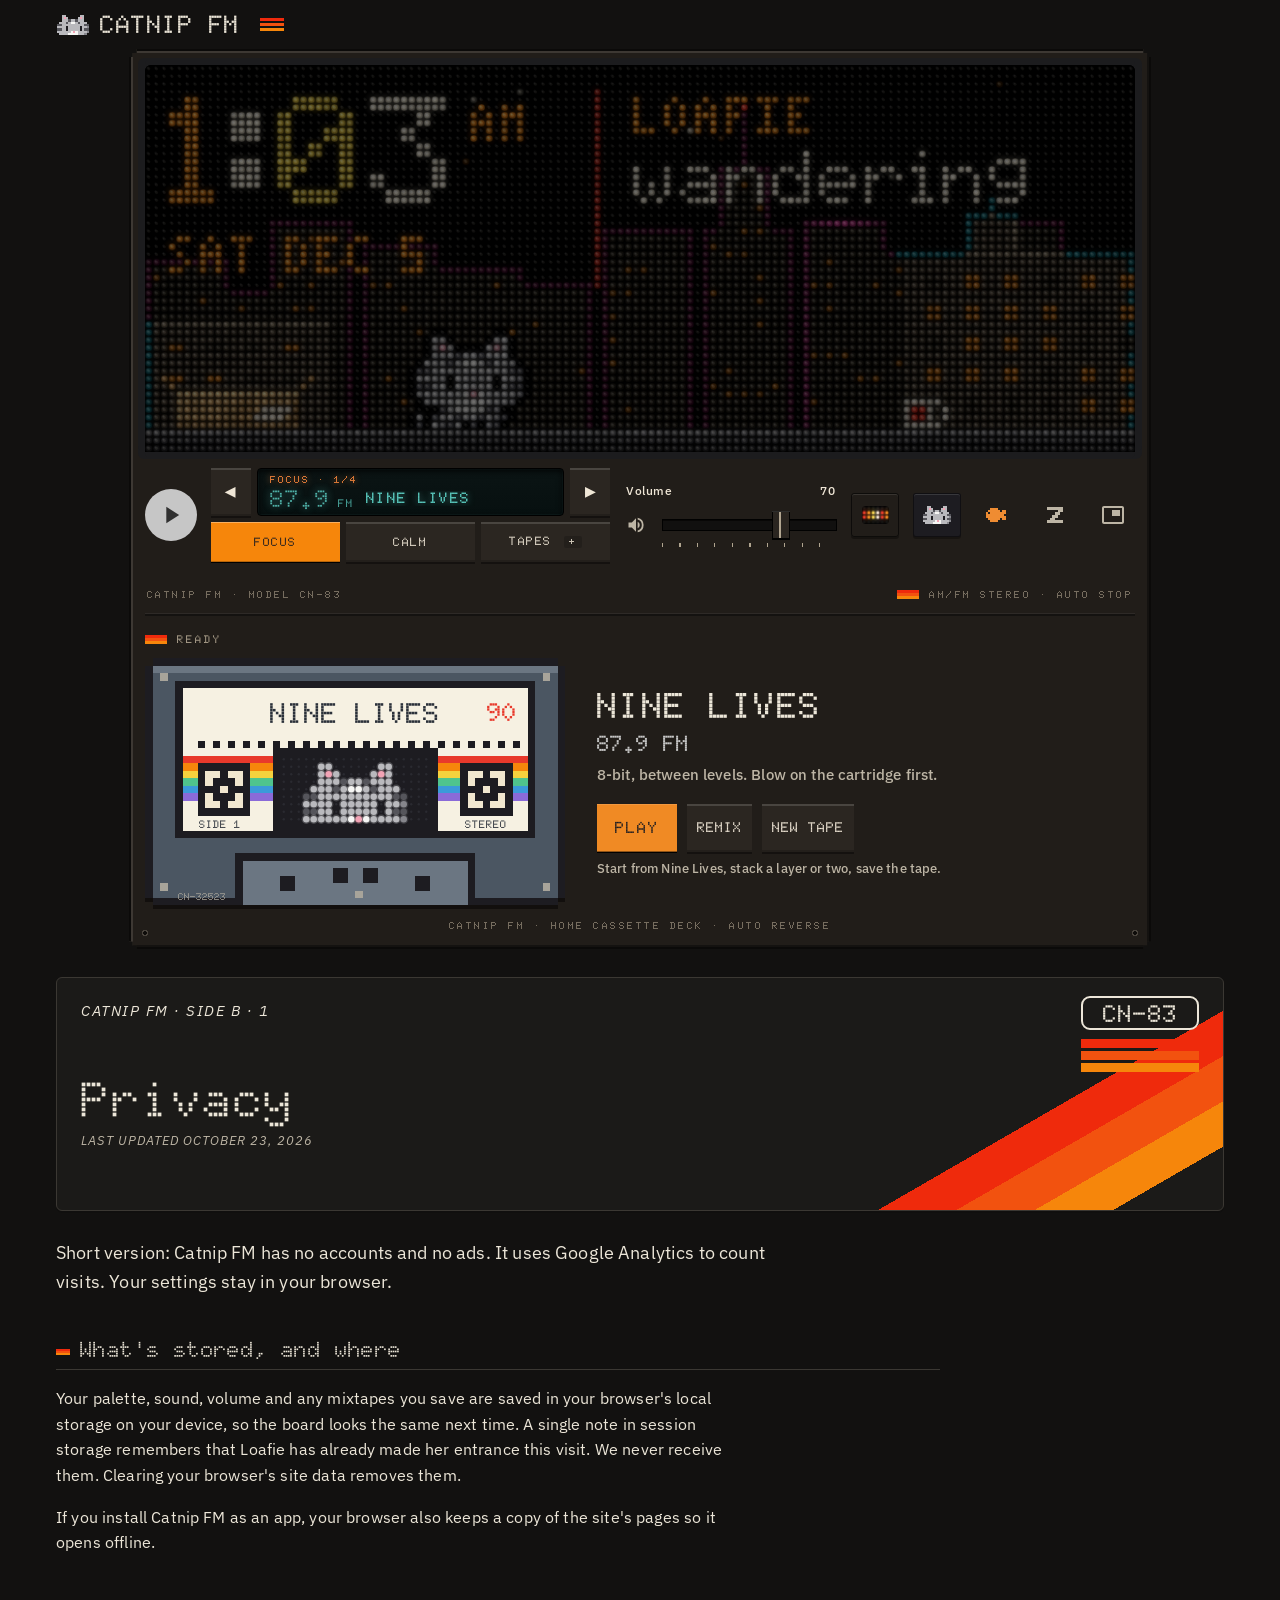
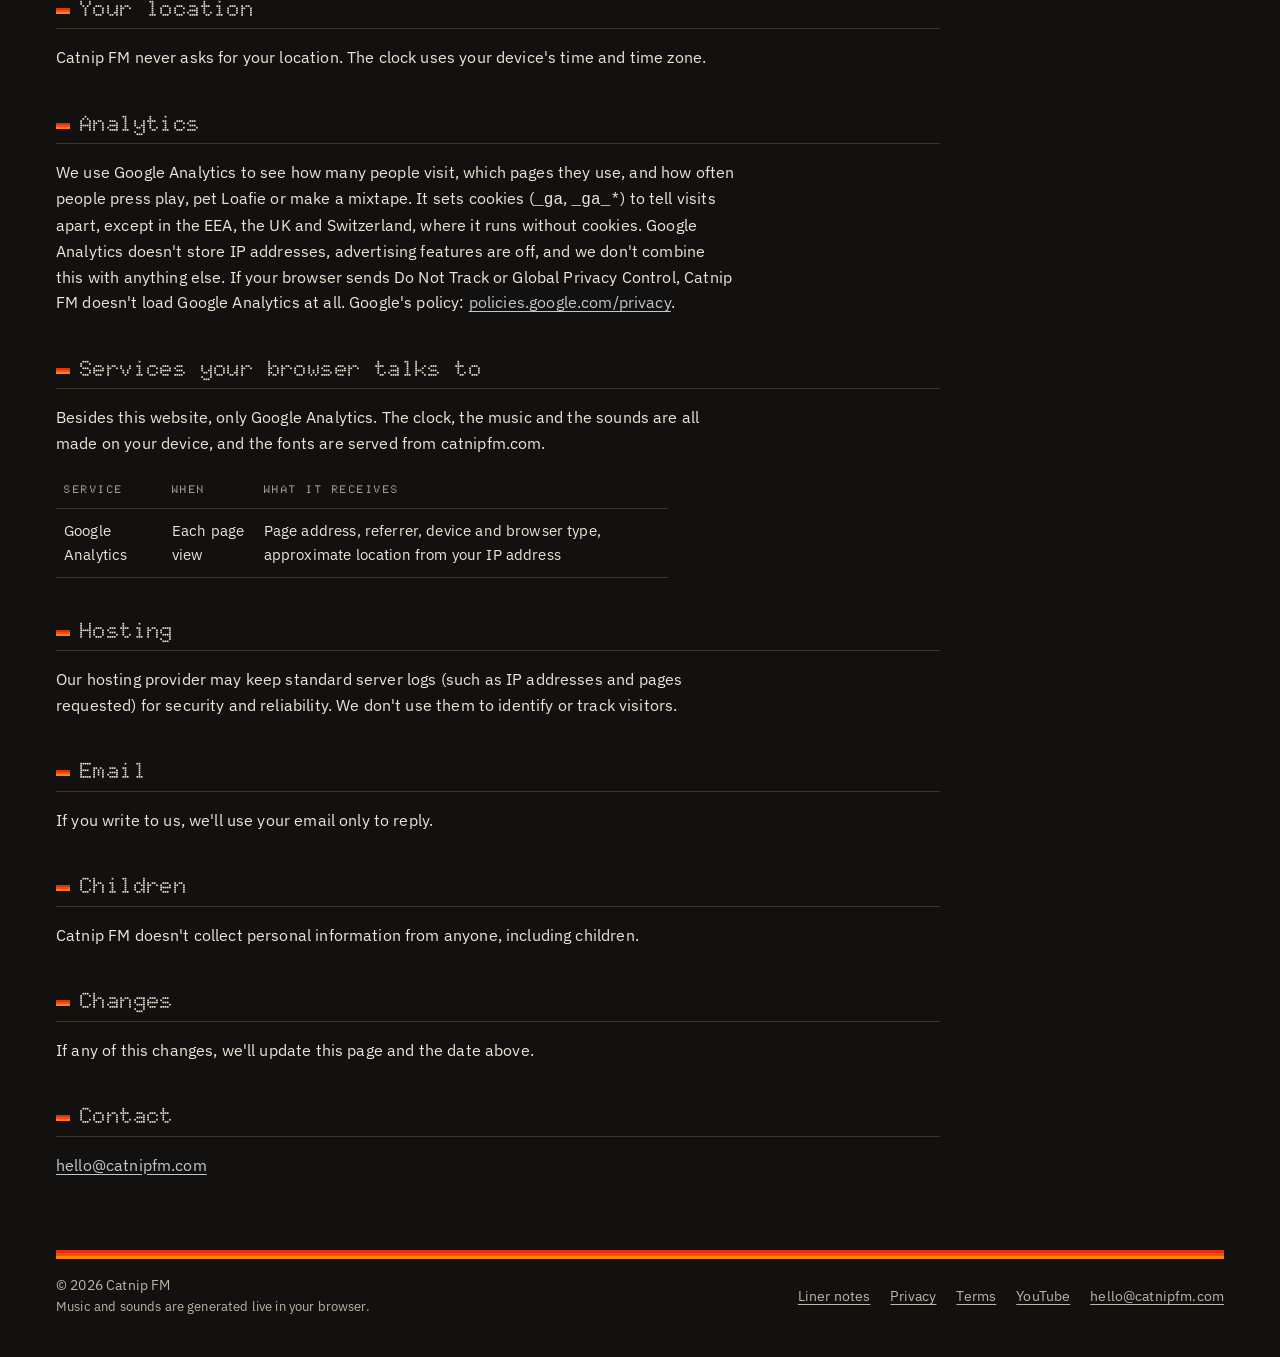
<file: privacy.html>
<!doctype html>
<html lang="en">
<head>
<meta charset="utf-8">
<meta name="viewport" content="width=device-width,initial-scale=1,viewport-fit=cover">
<title>Privacy · Catnip FM</title>
<meta name="description" content="What Catnip FM stores and what it sends.">
<link rel="canonical" href="https://catnipfm.com/privacy.html">

<meta name="theme-color" content="#131313">
<meta property="og:type" content="website">
<meta property="og:site_name" content="Catnip FM">
<meta property="og:url" content="https://catnipfm.com/privacy.html">
<meta property="og:title" content="Privacy">
<meta property="og:description" content="What Catnip FM stores and what it sends.">
<meta property="og:image" content="https://catnipfm.com/og.png?v=20261023d">
<meta property="og:image:width" content="1200"><meta property="og:image:height" content="630">
<meta property="og:image:alt" content="Loafie on the Catnip FM rooftop above a pixel city at night, with a glowing radio display and cassette.">
<meta name="twitter:card" content="summary_large_image">
<meta name="twitter:title" content="Privacy">
<meta name="twitter:description" content="What Catnip FM stores and what it sends.">
<meta name="twitter:image" content="https://catnipfm.com/og.png?v=20261023d">
<link rel="icon" href="icons/favicon-32.png" sizes="32x32" type="image/png">
<link rel="icon" href="icons/icon.svg" type="image/svg+xml">
<link rel="apple-touch-icon" href="icons/apple-touch-icon.png">
<link rel="manifest" href="manifest.webmanifest">
<link rel="preload" href="fonts/doto-700.woff2" as="font" type="font/woff2" crossorigin>
<link rel="stylesheet" href="site.css">
<link rel="stylesheet" href="board.css">
<script type="application/ld+json">{"@context": "https://schema.org", "@type": "WebPage", "headline": "Privacy", "description": "What Catnip FM stores and what it sends.", "url": "https://catnipfm.com/privacy.html", "publisher": {"@type": "Organization", "name": "Catnip FM", "url": "https://catnipfm.com/"}, "dateModified": "2026-10-21"}</script>

</head>
<body>
<a class="skip" href="#page">Skip to content</a>
<svg width="0" height="0" style="position:absolute" aria-hidden="true">
  <symbol id="i-cat" viewBox="0 0 14 9" shape-rendering="crispEdges"><path fill="#b9b9bd" d="M2 0h1v1h-1zM3 0h1v1h-1zM10 0h1v1h-1zM11 0h1v1h-1zM2 1h1v1h-1zM4 1h1v1h-1zM9 1h1v1h-1zM11 1h1v1h-1zM2 2h1v1h-1zM3 2h1v1h-1zM4 2h1v1h-1zM6 2h1v1h-1zM7 2h1v1h-1zM9 2h1v1h-1zM10 2h1v1h-1zM11 2h1v1h-1zM1 3h1v1h-1zM2 3h1v1h-1zM3 3h1v1h-1zM5 3h1v1h-1zM8 3h1v1h-1zM10 3h1v1h-1zM11 3h1v1h-1zM12 3h1v1h-1zM2 4h1v1h-1zM3 4h1v1h-1zM4 4h1v1h-1zM5 4h1v1h-1zM6 4h1v1h-1zM7 4h1v1h-1zM8 4h1v1h-1zM9 4h1v1h-1zM10 4h1v1h-1zM11 4h1v1h-1zM0 5h1v1h-1zM1 5h1v1h-1zM2 5h1v1h-1zM3 5h1v1h-1zM5 5h1v1h-1zM6 5h1v1h-1zM7 5h1v1h-1zM8 5h1v1h-1zM9 5h1v1h-1zM11 5h1v1h-1zM12 5h1v1h-1zM2 6h1v1h-1zM3 6h1v1h-1zM5 6h1v1h-1zM6 6h1v1h-1zM7 6h1v1h-1zM8 6h1v1h-1zM9 6h1v1h-1zM11 6h1v1h-1zM0 7h1v1h-1zM1 7h1v1h-1zM2 7h1v1h-1zM3 7h1v1h-1zM4 7h1v1h-1zM5 7h1v1h-1zM9 7h1v1h-1zM10 7h1v1h-1zM11 7h1v1h-1zM12 7h1v1h-1zM1 8h1v1h-1zM2 8h1v1h-1zM3 8h1v1h-1zM4 8h1v1h-1zM9 8h1v1h-1zM10 8h1v1h-1zM11 8h1v1h-1z"/><path fill="#f2a3b5" d="M3 1h1v1h-1zM10 1h1v1h-1zM7 7h1v1h-1z"/><path fill="#55555b" d="M5 2h1v1h-1zM8 2h1v1h-1zM4 3h1v1h-1zM9 3h1v1h-1zM0 4h1v1h-1zM1 4h1v1h-1zM12 4h1v1h-1zM13 4h1v1h-1zM0 6h1v1h-1zM1 6h1v1h-1zM12 6h1v1h-1zM13 6h1v1h-1z"/><path fill="#f6f6f4" d="M6 3h1v1h-1zM7 3h1v1h-1zM6 7h1v1h-1zM8 7h1v1h-1zM5 8h1v1h-1zM6 8h1v1h-1zM7 8h1v1h-1zM8 8h1v1h-1z"/><path fill="#1d1c21" d="M4 5h1v1h-1zM10 5h1v1h-1zM4 6h1v1h-1zM10 6h1v1h-1z"/><path fill="#86868c" d="M13 5h1v1h-1zM13 7h1v1h-1zM12 8h1v1h-1z"/></symbol>
  <symbol id="i-vol" viewBox="0 0 24 24"><path d="M3 9v6h4l5 5V4L7 9H3zm13.5 3A4.5 4.5 0 0 0 14 8v8a4.5 4.5 0 0 0 2.5-4zM14 3.2v2.1a7 7 0 0 1 0 13.4v2.1a9 9 0 0 0 0-17.6z"/></symbol>
  <symbol id="i-mute" viewBox="0 0 24 24"><path d="M16.5 12A4.5 4.5 0 0 0 14 7.97v2.21l2.45 2.45c.03-.2.05-.41.05-.63zm2.5 0c0 .94-.2 1.82-.54 2.64l1.51 1.51A8.8 8.8 0 0 0 21 12c0-4.28-2.99-7.86-7-8.77v2.06c2.89.86 5 3.54 5 6.71zM4.27 3L3 4.27 7.73 9H3v6h4l5 5v-6.73l4.25 4.25c-.67.52-1.42.93-2.25 1.18v2.06a8.99 8.99 0 0 0 3.69-1.81L19.73 21 21 19.73l-9-9L4.27 3zM12 4L9.91 6.09 12 8.18V4z"/></symbol>
  <symbol id="i-float" viewBox="0 0 24 24"><path d="M19 7h-8v6h8V7zm2-4H3c-1.1 0-2 .9-2 2v14c0 1.1.9 2 2 2h18c1.1 0 2-.9 2-2V5c0-1.1-.9-2-2-2zm0 16H3V5h18v14z"/></symbol>
  <symbol id="i-nap" viewBox="-1.5 -1.5 9 9" shape-rendering="crispEdges"><path d="M0 0h6v1h-6zM4 1h2v1h-2zM3 2h2v1h-2zM2 3h2v1h-2zM1 4h2v1h-2zM0 5h6v1h-6z"/></symbol>
  <symbol id="i-fish" viewBox="-0.5 -2.5 12 12" shape-rendering="crispEdges"><path d="M2 0h4v1h-4zM1 1h6v1h-6zM8 1h2v1h-2zM0 2h1v1h-1zM2 2h8v1h-8zM0 3h9v1h-9zM0 4h10v1h-10zM1 5h6v1h-6zM8 5h2v1h-2zM2 6h4v1h-4z"/></symbol>
  <symbol id="i-play" viewBox="0 0 24 24"><path d="M8 5v14l11-7z"/></symbol>
  <symbol id="i-stop" viewBox="0 0 24 24"><path d="M6 6h12v12H6z"/></symbol>
</svg>
<header class="top">
  <a class="brand" href="/" aria-label="Catnip FM home"><svg viewBox="0 0 20 12" aria-hidden="true"><use href="#i-cat"/></svg>CATNIP FM<span class="stripes" aria-hidden="true"><i></i><i></i><i></i></span></a>
</header>
<div class="boardwrap">
<section class="unit" id="unit" aria-label="Catnip FM board" aria-describedby="boardText">
  <p class="sr" id="boardText"></p>
  <div class="window" id="window">
    <canvas id="bg"></canvas>
    <canvas id="led"></canvas>
  </div>
  <div class="window game" id="gameWin" title="Tap her to pet · tap the ledge to call her over">
    <canvas id="gbg"></canvas>
    <canvas id="gled"></canvas>
  </div>
  <div class="floatnote" id="floatNote" hidden><span>She's floating in her own window.</span><button class="btn tonal" type="button" id="floatBack">Bring her back</button></div>
  <div class="face" id="face">
    <div class="row">
      <button class="icon filled" type="button" id="playKey" aria-pressed="false" aria-label="Play radio" title="Play"><svg><use href="#i-play"/></svg><svg><use href="#i-stop"/></svg></button>
      <div class="ctl grow st">
        <div class="tuner">
          <button class="hw tunestep" type="button" id="dialPrev" aria-label="Previous">◀</button>
          <div class="lcd" aria-live="polite"><span class="lcd-band" id="tuneBand"></span><span class="lcd-freq"><b id="tuneFreq"></b> FM</span><span class="lcd-name" id="tuneName"></span></div>
          <button class="hw tunestep" type="button" id="dialNext" aria-label="Next">▶</button>
          <div class="bands" role="group" aria-label="Band"><button class="hw bandkey" type="button" data-band="focus">FOCUS</button><button class="hw bandkey" type="button" data-band="calm">CALM</button><button class="hw bandkey" type="button" data-band="tapes">TAPES <em></em></button></div>
          <select id="station" class="sr" aria-label="Station"></select>
        </div>
      </div>
      <div class="ctl grow vol"><span class="lbl"><span>Volume</span><output id="volOut">70</output></span><div class="fz"><button class="mutebtn" type="button" id="muteKey" aria-pressed="false" aria-label="Mute" title="Mute"><svg><use href="#i-vol"/></svg><svg><use href="#i-mute"/></svg></button><input class="fader" type="range" id="volume" min="0" max="1" step="0.05" aria-label="Volume"></div></div>
      <button class="dispbtn" type="button" id="dispKey" aria-label="Display: Pegs. Tap for the next look." title="Next look"><canvas id="dispTile" aria-hidden="true"></canvas></button>
      <button class="coatbtn" type="button" id="coatKey" aria-label="Loafie's coat" title="Loafie's coat"><canvas id="coatTile" aria-hidden="true"></canvas></button>
      <button class="icon feedbtn" type="button" id="feedKey" aria-label="Give her a fish" title="Give her a fish"><svg><use href="#i-fish"/></svg></button>
      <button class="icon napbtn" type="button" id="napKey" aria-pressed="false" aria-label="Let her nap" title="Let her nap"><svg><use href="#i-nap"/></svg></button>
      <button class="icon floatbtn" type="button" id="floatKey" aria-pressed="false" aria-label="Float" title="Keep her on top of your other windows" hidden><svg><use href="#i-float"/></svg></button>
    </div>
    <p class="unit-print" aria-hidden="true"><span>CATNIP FM · MODEL CN-83</span><span>AM/FM STEREO · AUTO STOP</span></p>
  </div>
</section>
</div>
<main id="page" class="article">
  <header class="sleeve sleeve-sm">
    <div class="sleeve-top"><p class="kicker">Catnip FM · SIDE B · 1</p><span class="badge" aria-hidden="true"><b>CN-83</b><i></i><i></i><i></i></span></div>
    
    <h1>Privacy</h1>
    <p class="meta">Last updated October 23, 2026</p>
  </header>

  <p class="lede">Short version: Catnip FM has no accounts and no ads. It uses Google Analytics to count visits. Your settings stay in your browser.</p>

  <h2>What's stored, and where</h2>
  <p>Your palette, sound, volume and any mixtapes you save are saved in your browser's local storage on your device, so the board looks the same next time. A single note in session storage remembers that Loafie has already made her entrance this visit. We never receive them. Clearing your browser's site data removes them.</p>
  <p>If you install Catnip FM as an app, your browser also keeps a copy of the site's pages so it opens offline.</p>

  <h2>Your location</h2>
  <p>Catnip FM never asks for your location. The clock uses your device's time and time zone.</p>

  <h2>Analytics</h2>
  <p>We use Google Analytics to see how many people visit, which pages they use, and how often people press play, pet Loafie or make a mixtape. It sets cookies (<code>_ga</code>, <code>_ga_*</code>) to tell visits apart, except in the EEA, the UK and Switzerland, where it runs without cookies. Google Analytics doesn't store IP addresses, advertising features are off, and we don't combine this with anything else. If your browser sends Do Not Track or Global Privacy Control, Catnip FM doesn't load Google Analytics at all. Google's policy: <a href="https://policies.google.com/privacy" rel="noopener">policies.google.com/privacy</a>.</p>

  <h2>Services your browser talks to</h2>
  <p>Besides this website, only Google Analytics. The clock, the music and the sounds are all made on your device, and the fonts are served from catnipfm.com.</p>
  <table class="table">
    <tr><th>Service</th><th>When</th><th>What it receives</th></tr>
    <tr><td>Google Analytics</td><td>Each page view</td><td>Page address, referrer, device and browser type, approximate location from your IP address</td></tr>
  </table>

  <h2>Hosting</h2>
  <p>Our hosting provider may keep standard server logs (such as IP addresses and pages requested) for security and reliability. We don't use them to identify or track visitors.</p>

  <h2>Email</h2>
  <p>If you write to us, we'll use your email only to reply.</p>

  <h2>Children</h2>
  <p>Catnip FM doesn't collect personal information from anyone, including children.</p>

  <h2>Changes</h2>
  <p>If any of this changes, we'll update this page and the date above.</p>

  <h2>Contact</h2>
  <p><a href="mailto:hello@catnipfm.com">hello@catnipfm.com</a></p>

</main>
<footer class="foot">
  <div>
    <p>© 2026 Catnip FM</p>
    <p class="credits">Music and sounds are generated live in your browser.</p>
  </div>
  <nav aria-label="Footer"><a href="./#notes">Liner notes</a><a href="privacy.html">Privacy</a><a href="terms.html">Terms</a><a href="https://www.youtube.com/@catnip_fm" target="_blank" rel="noopener">YouTube</a><a href="mailto:hello@catnipfm.com">hello@catnipfm.com</a></nav>
</footer>
<script src="analytics.js" defer></script>
<script src="board.js" defer></script>
</body>
</html>
</file>
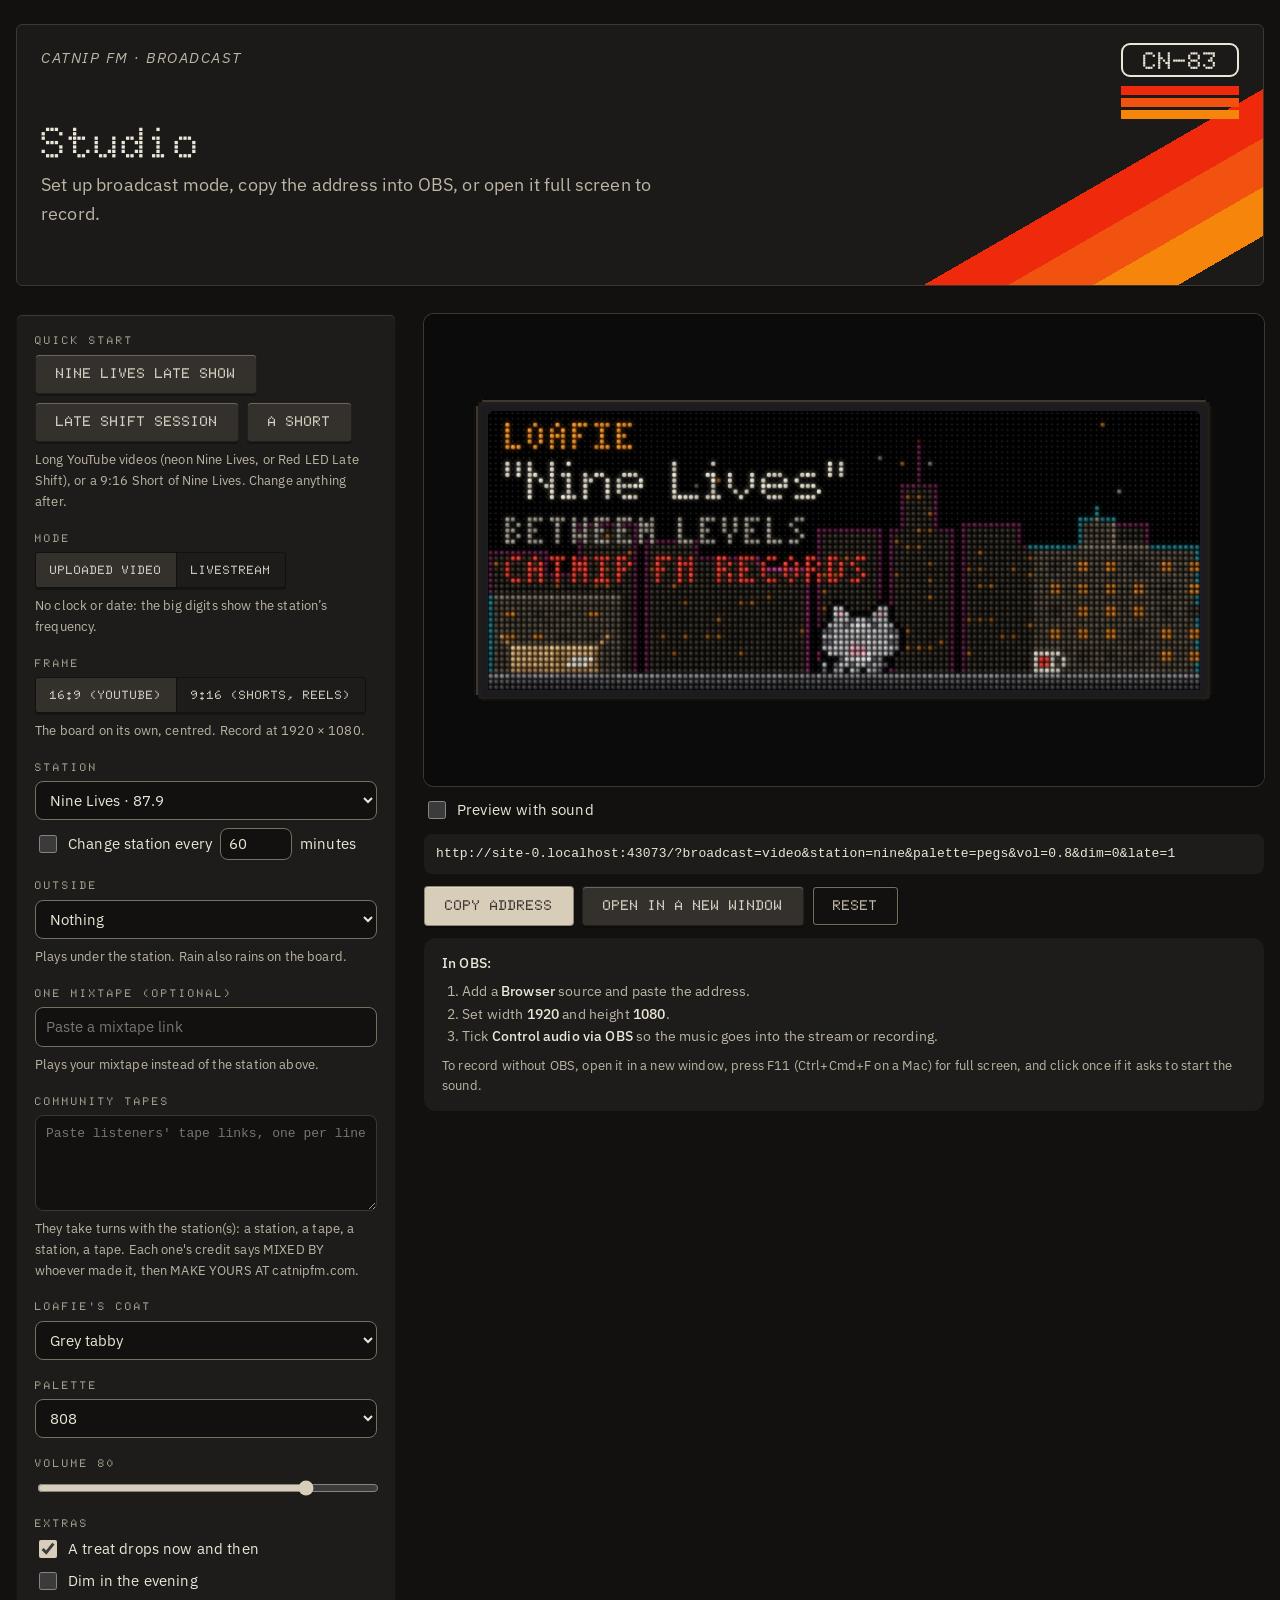
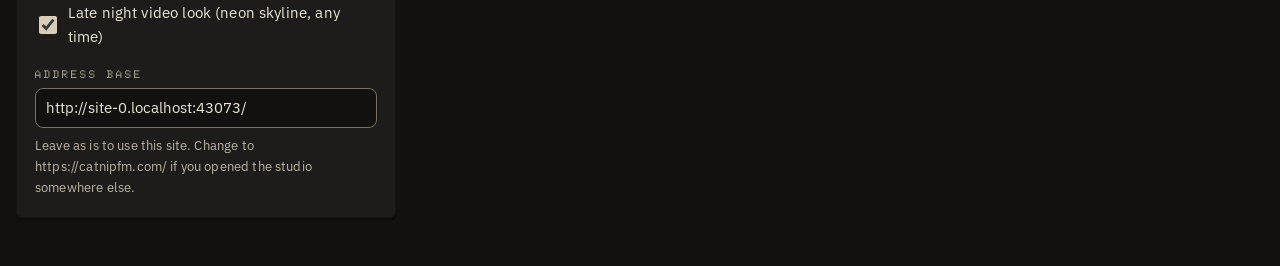
<file: studio.html>
<!doctype html>
<html lang="en">
<head>
<meta charset="utf-8">
<meta name="viewport" content="width=device-width,initial-scale=1">
<meta name="robots" content="noindex,nofollow">
<title>Catnip FM Studio</title>
<link rel="icon" href="icons/favicon-32.png" sizes="32x32" type="image/png">
<link rel="stylesheet" href="site.css">
<style>
  /* Catnip FM Studio: builds broadcast-mode addresses for OBS and recordings. Not linked from the site, not indexed. */
  body{background:var(--surf);color:var(--on-surf)}
  .studio{max-width:1320px;margin:0 auto;padding:24px var(--gutter) 48px;display:grid;grid-template-columns:minmax(300px,380px) minmax(0,1fr);gap:28px;align-items:start}
  @media (max-width:900px){.studio{grid-template-columns:1fr}}
  .head{grid-column:1/-1;position:relative;overflow:hidden;padding:18px 24px 56px;border-radius:6px;background:var(--sleeve);border:1px solid var(--outline-v);box-shadow:0 2px 0 rgba(0,0,0,.12)}
  .head::after{content:'';position:absolute;inset:0;pointer-events:none;background:linear-gradient(150deg,transparent 80%,var(--s1) 80% 85%,var(--s2) 85% 90%,var(--s3) 90% 95%,transparent 95%)}
  .head>*{position:relative;z-index:1}
  .head h1{font:700 clamp(28px,4vw,44px)/1.1 var(--display);margin:-6px 0 4px;letter-spacing:.5px}
  .head .lede{margin:0;max-width:60ch}
  .panel{background:var(--surf-c);border-radius:6px;border:1px solid rgba(0,0,0,.3);box-shadow:inset 0 1px 0 rgba(255,255,255,.12),0 3px 0 rgba(0,0,0,.25);padding:18px;display:grid;gap:18px}
  fieldset{border:0;margin:0;padding:0;display:grid;gap:8px;min-width:0}
  legend,.lab{font:900 11px/1.4 var(--dots);letter-spacing:2px;text-transform:uppercase;color:var(--on-surf-v);padding:0;margin-bottom:6px}
  .seg{display:inline-flex;border:1px solid rgba(0,0,0,.4);border-radius:3px;overflow:hidden;width:max-content;box-shadow:0 2px 0 rgba(0,0,0,.3)}
  .seg label{padding:9px 14px;font:900 12px/16px var(--dots);letter-spacing:1px;text-transform:uppercase;cursor:pointer;border-left:1px solid rgba(0,0,0,.4)}
  .seg label:first-child{border-left:0}
  .seg input{position:absolute;opacity:0;pointer-events:none}
  .seg label:has(input:checked){background:var(--s-c);color:var(--on-s-c)}
  .seg label:has(input:focus-visible){outline:3px solid var(--s);outline-offset:-3px}
  select,input[type=text],input[type=number]{font:400 15px/22px var(--font);color:var(--on-surf);background:var(--surf);border:1px solid var(--outline);border-radius:8px;padding:8px 10px;width:100%}
  input[type=number]{width:84px}
  .row{display:flex;gap:10px;align-items:center;flex-wrap:wrap}
  .chk{display:flex;gap:8px;align-items:center;font-size:15px;cursor:pointer}
  .chk input[type=checkbox]{width:18px;height:18px;accent-color:var(--p)}
  .chk input[type=number]{padding:4px 8px;width:72px}
  .grid2{display:grid;grid-template-columns:1fr 1fr;gap:4px 12px}
  .hint{font-size:13px;color:var(--on-surf-v);margin:0}
  input[type=range]{width:100%;accent-color:var(--p)}
  .out{display:grid;gap:12px}
  .preview{position:relative;width:100%;aspect-ratio:16/9;background:#0b0b0c;border-radius:10px;overflow:hidden;box-shadow:0 0 0 1px var(--outline-v)}
  .preview.vert{aspect-ratio:9/16;max-width:340px;margin:0 auto}
  .preview iframe{position:absolute;inset:0;width:100%;height:100%;border:0}
  .url{font:400 13px/1.5 ui-monospace,SFMono-Regular,Menlo,monospace;word-break:break-all;background:var(--surf-c);border-radius:8px;padding:10px 12px;user-select:all}
  .btns{display:flex;gap:8px;flex-wrap:wrap}
  .obs{background:var(--surf-c);border-radius:12px;padding:14px 18px;font-size:14px;color:var(--on-surf-v)}
  .obs ol{margin:6px 0 0;padding-left:20px}
  .obs b{color:var(--on-surf);font-weight:500}
  [hidden]{display:none!important}
</style>
</head>
<body>
<main class="studio">
  <div class="head sleeve sleeve-sm">
    <div class="sleeve-top"><p class="kicker">Catnip FM · Broadcast</p><span class="badge" aria-hidden="true"><b>CN-83</b><i></i><i></i><i></i></span></div>
    <h1>Studio</h1>
    <p class="lede">Set up broadcast mode, copy the address into OBS, or open it full screen to record.</p>
  </div>

  <form class="panel" id="f" autocomplete="off">
    <fieldset>
      <legend>Quick start</legend>
      <div class="btns">
        <button class="btn tonal" type="button" data-preset="nine">Nine Lives late show</button>
        <button class="btn tonal" type="button" data-preset="lofi">Late Shift session</button>
        <button class="btn tonal" type="button" data-preset="short">A Short</button>
      </div>
      <p class="hint">Long YouTube videos (neon Nine Lives, or Red LED Late Shift), or a 9:16 Short of Nine Lives. Change anything after.</p>
    </fieldset>

    <fieldset>
      <legend>Mode</legend>
      <div class="seg" role="radiogroup">
        <label><input type="radio" name="mode" value="video" checked>Uploaded video</label>
        <label><input type="radio" name="mode" value="live">Livestream</label>
      </div>
      <p class="hint" id="modeHint"></p>
    </fieldset>

    <fieldset>
      <legend>Frame</legend>
      <div class="seg" role="radiogroup" aria-label="Frame">
        <label><input type="radio" name="frame" value="wide" checked>16:9 (YouTube)</label>
        <label><input type="radio" name="frame" value="vertical">9:16 (Shorts, Reels)</label>
      </div>
      <p class="hint" id="frameHint"></p>
    </fieldset>

    <fieldset>
      <legend>Station</legend>
      <select name="station" id="station"></select>
      <label class="chk"><input type="checkbox" name="rotateOn" id="rotateOn">Change station every <input type="number" name="rotate" id="rotate" min="5" max="600" step="5" value="60"> minutes</label>
      <div class="grid2" id="rotList" hidden></div>
    </fieldset>

    <fieldset>
      <legend>Outside</legend>
      <select name="outside" id="outside"><option value="">Nothing</option><option value="rain">Rain</option><option value="purr">Purr</option><option value="fire">Fire</option><option value="ocean">Ocean</option></select>
      <p class="hint">Plays under the station. Rain also rains on the board.</p>
    </fieldset>

    <fieldset>
      <legend>One mixtape (optional)</legend>
      <input type="text" name="tape" id="tape" placeholder="Paste a mixtape link" autocomplete="off" spellcheck="false">
      <p class="hint" id="tapeHint">Plays your mixtape instead of the station above.</p>
      <div class="row" id="byRow"><span class="lab" style="margin:0">Credit it to</span><input type="text" name="by" id="by" maxlength="28" placeholder="A Catnip FM listener" style="flex:1;min-width:160px"></div>
    </fieldset>

    <fieldset>
      <legend>Community tapes</legend>
      <textarea name="tapes" id="tapes" rows="4" placeholder="Paste listeners' tape links, one per line" spellcheck="false" style="width:100%;font:400 13px/1.5 ui-monospace,Menlo,monospace;padding:8px 10px;border-radius:8px;border:1px solid var(--outline-v);background:var(--surf);color:var(--on-surf);resize:vertical"></textarea>
      <p class="hint" id="tapesHint">They take turns with the station(s): a station, a tape, a station, a tape. Each one's credit says MIXED BY whoever made it, then MAKE YOURS AT catnipfm.com.</p>
    </fieldset>

    <fieldset>
      <legend>Loafie's coat</legend>
      <select name="coat" id="coat"><option value="grey">Grey tabby</option><option value="orange">Orange tabby</option><option value="white">White</option><option value="calico">Calico</option><option value="siamese">Siamese</option><option value="black">Black</option></select>
    </fieldset>
    <fieldset>
      <legend>Palette</legend>
      <select name="palette" id="palette">
        <option value="pegs">808</option><option value="teal">VFD</option><option value="red">Red LED</option>
        <optgroup label="Older looks"><option value="amber">Amber</option><option value="moon">Moonlight</option><option value="crt">Phosphor</option><option value="ember">Ember</option></optgroup>
      </select>
    </fieldset>

    <fieldset id="tzBox">
      <legend>Time zone (livestream)</legend>
      <select name="tz" id="tz"></select>
      <input type="text" name="tzCustom" id="tzCustom" placeholder="Any IANA zone, e.g. Europe/Berlin" hidden>
      <div class="row"><span class="lab" style="margin:0">Label</span><input type="text" name="label" id="label" maxlength="6" placeholder="auto" style="width:110px"></div>
    </fieldset>

    <fieldset>
      <legend>Volume <span id="volOut"></span></legend>
      <input type="range" name="vol" id="vol" min="0" max="1" step="0.05" value="0.8">
    </fieldset>

    <fieldset>
      <legend>Extras</legend>
      <label class="chk"><input type="checkbox" name="treats" id="treats" checked>A treat drops now and then</label>
      <label class="chk"><input type="checkbox" name="dim" id="dim" checked>Dim in the evening</label>
      <label class="chk"><input type="checkbox" name="late" id="late">Late night video look (neon skyline, any time)</label>
    </fieldset>

    <fieldset>
      <legend>Address base</legend>
      <input type="text" name="base" id="base">
      <p class="hint">Leave as is to use this site. Change to https://catnipfm.com/ if you opened the studio somewhere else.</p>
    </fieldset>
  </form>

  <section class="out" aria-label="Output">
    <div class="preview"><iframe id="pv" title="Preview" allow="autoplay"></iframe></div>
    <div class="row">
      <label class="chk"><input type="checkbox" id="pvSound">Preview with sound</label>
    </div>
    <div class="url" id="url"></div>
    <div class="btns">
      <button class="btn filled" type="button" id="copy">Copy address</button>
      <button class="btn tonal" type="button" id="open">Open in a new window</button>
      <button class="btn outlined" type="button" id="reset">Reset</button>
    </div>
    <div class="obs">
      <b>In OBS:</b>
      <ol>
        <li>Add a <b>Browser</b> source and paste the address.</li>
        <li>Set width <b id="obsW">1920</b> and height <b id="obsH">1080</b>.</li>
        <li>Tick <b>Control audio via OBS</b> so the music goes into the stream or recording.</li>
      </ol>
      <p class="hint" style="margin-top:8px">To record without OBS, open it in a new window, press F11 (Ctrl+Cmd+F on a Mac) for full screen, and click once if it asks to start the sound.</p>
    </div>
  </section>
</main>

<script>
(function(){
  const STATIONS=[['nine','Nine Lives','87.9'],['late','Late Shift','88.3'],['crt','Rooftop','94.1'],['today',"Today's Tape",'91.3'],
    ['purr','Purr','89.9'],['rain','Rain','90.5'],['ocean','Ocean','93.3'],['fire','Fireplace','99.1'],['brown','Brown noise','100.7']];
  const ZONES=[['America/Los_Angeles','Pacific (PT)'],['America/Denver','Mountain (MT)'],['America/Chicago','Central (CT)'],['America/New_York','Eastern (ET)'],
    ['Europe/London','London'],['Europe/Berlin','Central Europe'],['Asia/Tokyo','Tokyo'],['Australia/Sydney','Sydney'],['UTC','UTC'],['custom','Other…']];
  const KEY='catnipFMStudio2';
  const $=id=>document.getElementById(id),f=$('f');
  const st=$('station'),og1=document.createElement('optgroup'),og2=document.createElement('optgroup');og1.label='Catnip FM';og2.label='Calm';
  STATIONS.forEach(([k,n,fq],i)=>{const o=new Option(n+'  ·  '+fq,k);(i<4?og1:og2).appendChild(o);
    const l=document.createElement('label');l.className='chk';l.innerHTML='<input type="checkbox" name="rot_'+k+'"'+(i<4?' checked':'')+'> '+n;$('rotList').appendChild(l);});
  st.append(og1,og2);
  ZONES.forEach(([v,n])=>$('tz').appendChild(new Option(n,v)));
  const DEF={tape:'',mode:'video',station:'nine',rotateOn:false,rotate:60,palette:'pegs',coat:'grey',tz:'America/Los_Angeles',tzCustom:'',label:'',vol:.8,treats:true,dim:false,late:true,outside:'',tapes:'',frame:'wide',by:'',base:new URL('./',location.href).href,rot:['nine','late','crt']};
  let cfg=Object.assign({},DEF);try{Object.assign(cfg,JSON.parse(localStorage.getItem(KEY)||'{}'));}catch(e){}

  function toForm(){f.mode.value=cfg.mode;st.value=cfg.station;$('rotateOn').checked=cfg.rotateOn;$('rotate').value=cfg.rotate;$('palette').value=cfg.palette;$('coat').value=cfg.coat||'grey';
    $('tz').value=ZONES.some(z=>z[0]===cfg.tz)?cfg.tz:'custom';$('tzCustom').value=ZONES.some(z=>z[0]===cfg.tz)?cfg.tzCustom:cfg.tz;$('label').value=cfg.label;
    $('vol').value=cfg.vol;$('treats').checked=cfg.treats;$('dim').checked=cfg.dim;$('late').checked=!!cfg.late;$('outside').value=cfg.outside||'';f.frame.value=cfg.frame||'wide';$('by').value=cfg.by||'';$('tapes').value=cfg.tapes||'';$('base').value=cfg.base;$('tape').value=cfg.tape||'';
    STATIONS.forEach(([k])=>{f['rot_'+k].checked=cfg.rot.includes(k);});}
  function fromForm(){cfg.mode=f.mode.value;cfg.station=st.value;cfg.rotateOn=$('rotateOn').checked;cfg.rotate=Math.max(5,+$('rotate').value||60);cfg.palette=$('palette').value;cfg.coat=$('coat').value;
    cfg.tz=$('tz').value==='custom'?$('tzCustom').value.trim():$('tz').value;cfg.tzCustom=$('tzCustom').value.trim();cfg.label=$('label').value.trim();
    cfg.vol=+$('vol').value;cfg.treats=$('treats').checked;cfg.dim=$('dim').checked;cfg.late=$('late').checked;cfg.outside=$('outside').value;cfg.frame=f.frame.value;cfg.by=$('by').value.trim();cfg.tapes=$('tapes').value;cfg.base=$('base').value.trim()||DEF.base;cfg.tape=$('tape').value.trim();
    cfg.rot=STATIONS.map(([k])=>k).filter(k=>f['rot_'+k].checked);try{localStorage.setItem(KEY,JSON.stringify(cfg));}catch(e){}}

  function tapeCode(){const v=(cfg.tape||'').trim();if(!v)return '';const m=v.match(/[?&]tape=([A-Za-z0-9_-]+)/);const c=m?m[1]:(/^[A-Za-z0-9_-]+$/.test(v)?v:'');return c;}
  function tapeName(c){try{const a=JSON.parse(decodeURIComponent(escape(atob(c.replace(/-/g,'+').replace(/_/g,'/')))));return Array.isArray(a)&&(a[0]>=1&&a[0]<=7)?String(a[1]).slice(0,24):'';}catch(e){return '';}}
  function codesOf(txt){return (txt||'').split(/[\s,]+/).map(v=>{const m=v.match(/[?&]tape=([A-Za-z0-9_-]+)/);return m?m[1]:(/^[A-Za-z0-9_-]{20,}$/.test(v)?v:'');}).filter(c=>c&&tapeName(c));}
  function address(preview){const p=new URLSearchParams();p.set('broadcast',cfg.mode);const tc=tapeCode(),cs=tc?[]:codesOf(cfg.tapes);
    if(tc){p.set('tape',tc);}else if(cs.length){const st=cfg.rotateOn&&cfg.rot.length?cfg.rot:[cfg.station];p.set('stations',st.join(','));p.set('station',st[0]);p.set('rotate',cfg.rotate);p.set('tapes',cs.join(','));}else if(cfg.rotateOn&&cfg.rot.length>1){p.set('stations',cfg.rot.join(','));p.set('rotate',cfg.rotate);p.set('station',cfg.rot.includes(cfg.station)?cfg.station:cfg.rot[0]);}else p.set('station',cfg.station);
    p.set('palette',cfg.palette);if(cfg.coat&&cfg.coat!=='grey')p.set('coat',cfg.coat);
    if(cfg.mode==='live'){if(cfg.tz)p.set('tz',cfg.tz);if(cfg.label)p.set('label',cfg.label);}
    p.set('vol',preview&&!$('pvSound').checked?'0':String(cfg.vol));
    if(!cfg.treats)p.set('treats','0');if(!cfg.dim)p.set('dim','0');if(cfg.late)p.set('late','1');if(cfg.outside)p.set('outside',cfg.outside);if(cfg.frame==='vertical')p.set('frame','vertical');if(tc&&cfg.by)p.set('by',cfg.by);
    let base=cfg.base;try{base=new URL(base,location.href).href;}catch(e){base=DEF.base;}return base.replace(/[?#].*$/,'')+'?'+p.toString().replace(/%2C/g,',').replace(/%2F/g,'/');}

  let pvT,lastPv='';
  function render(){fromForm();const live=cfg.mode==='live';$('tzBox').hidden=!live;$('tzCustom').hidden=$('tz').value!=='custom';$('rotList').hidden=!cfg.rotateOn;
    $('modeHint').textContent=live?'Shows the real time on the small line, in the time zone below.':'No clock or date: the big digits show the station’s frequency.';
    $('volOut').textContent=Math.round(cfg.vol*100);const vert=cfg.frame==='vertical';document.querySelector('.preview').classList.toggle('vert',vert);$('frameHint').textContent=vert?'The board on top, the cassette that’s playing under it, catnipfm.com at the bottom. Record at 1080 × 1920.':'The board on its own, centred. Record at 1920 × 1080.';$('obsW').textContent=vert?'1080':'1920';$('obsH').textContent=vert?'1920':'1080';$('byRow').hidden=!tapeCode();{const cs=codesOf(cfg.tapes);$('tapesHint').textContent=cs.length?cs.length+(cs.length>1?' tapes':' tape')+', taking turns with '+(cfg.rotateOn&&cfg.rot.length>1?'the stations':'the station')+' every '+cfg.rotate+' minutes. Each credit says MIXED BY whoever made it, then MAKE YOURS AT catnipfm.com.':'They take turns with the station(s): a station, a tape, a station, a tape. Each one\'s credit says MIXED BY whoever made it, then MAKE YOURS AT catnipfm.com.';}{const tc=tapeCode(),nm=tc&&tapeName(tc);$('tapeHint').textContent=!cfg.tape?'Plays your mixtape instead of the station above.':nm?'Playing “'+nm+'”. The station and rotation settings are ignored.':'That doesn’t look like a mixtape link.';st.disabled=!!nm;$('rotateOn').disabled=!!nm;}const url=address(false);$('url').textContent=url;
    clearTimeout(pvT);pvT=setTimeout(()=>{const pv=address(true);if(pv!==lastPv){lastPv=pv;$('pv').src=pv;}},350);}

  toForm();render();
  f.addEventListener('input',render);f.addEventListener('change',render);$('pvSound').addEventListener('change',render);
  $('copy').addEventListener('click',async()=>{const u=address(false);try{await navigator.clipboard.writeText(u);}catch(e){const r=document.createRange();r.selectNodeContents($('url'));getSelection().removeAllRanges();getSelection().addRange(r);document.execCommand('copy');}
    const b=$('copy'),t=b.textContent;b.textContent='Copied';setTimeout(()=>b.textContent=t,1400);});
  $('open').addEventListener('click',()=>window.open(address(false),'catnipBroadcast',cfg.frame==='vertical'?'width=540,height=960':'width=1920,height=1080'));
  const PRESETS={lofi:{mode:'video',frame:'wide',station:'late',rotateOn:false,palette:'red',late:false,dim:false,tape:''},
    nine:{mode:'video',frame:'wide',station:'nine',rotateOn:false,palette:'pegs',late:true,dim:false,tape:''},
    short:{mode:'video',frame:'vertical',station:'nine',rotateOn:false,palette:'pegs',late:true,dim:false,tape:''}};
  document.querySelectorAll('[data-preset]').forEach(b=>b.addEventListener('click',()=>{Object.assign(cfg,PRESETS[b.dataset.preset]);toForm();render();}));
  $('reset').addEventListener('click',()=>{cfg=Object.assign({},DEF);toForm();render();});
})();
</script>
</body>
</html>
</file>
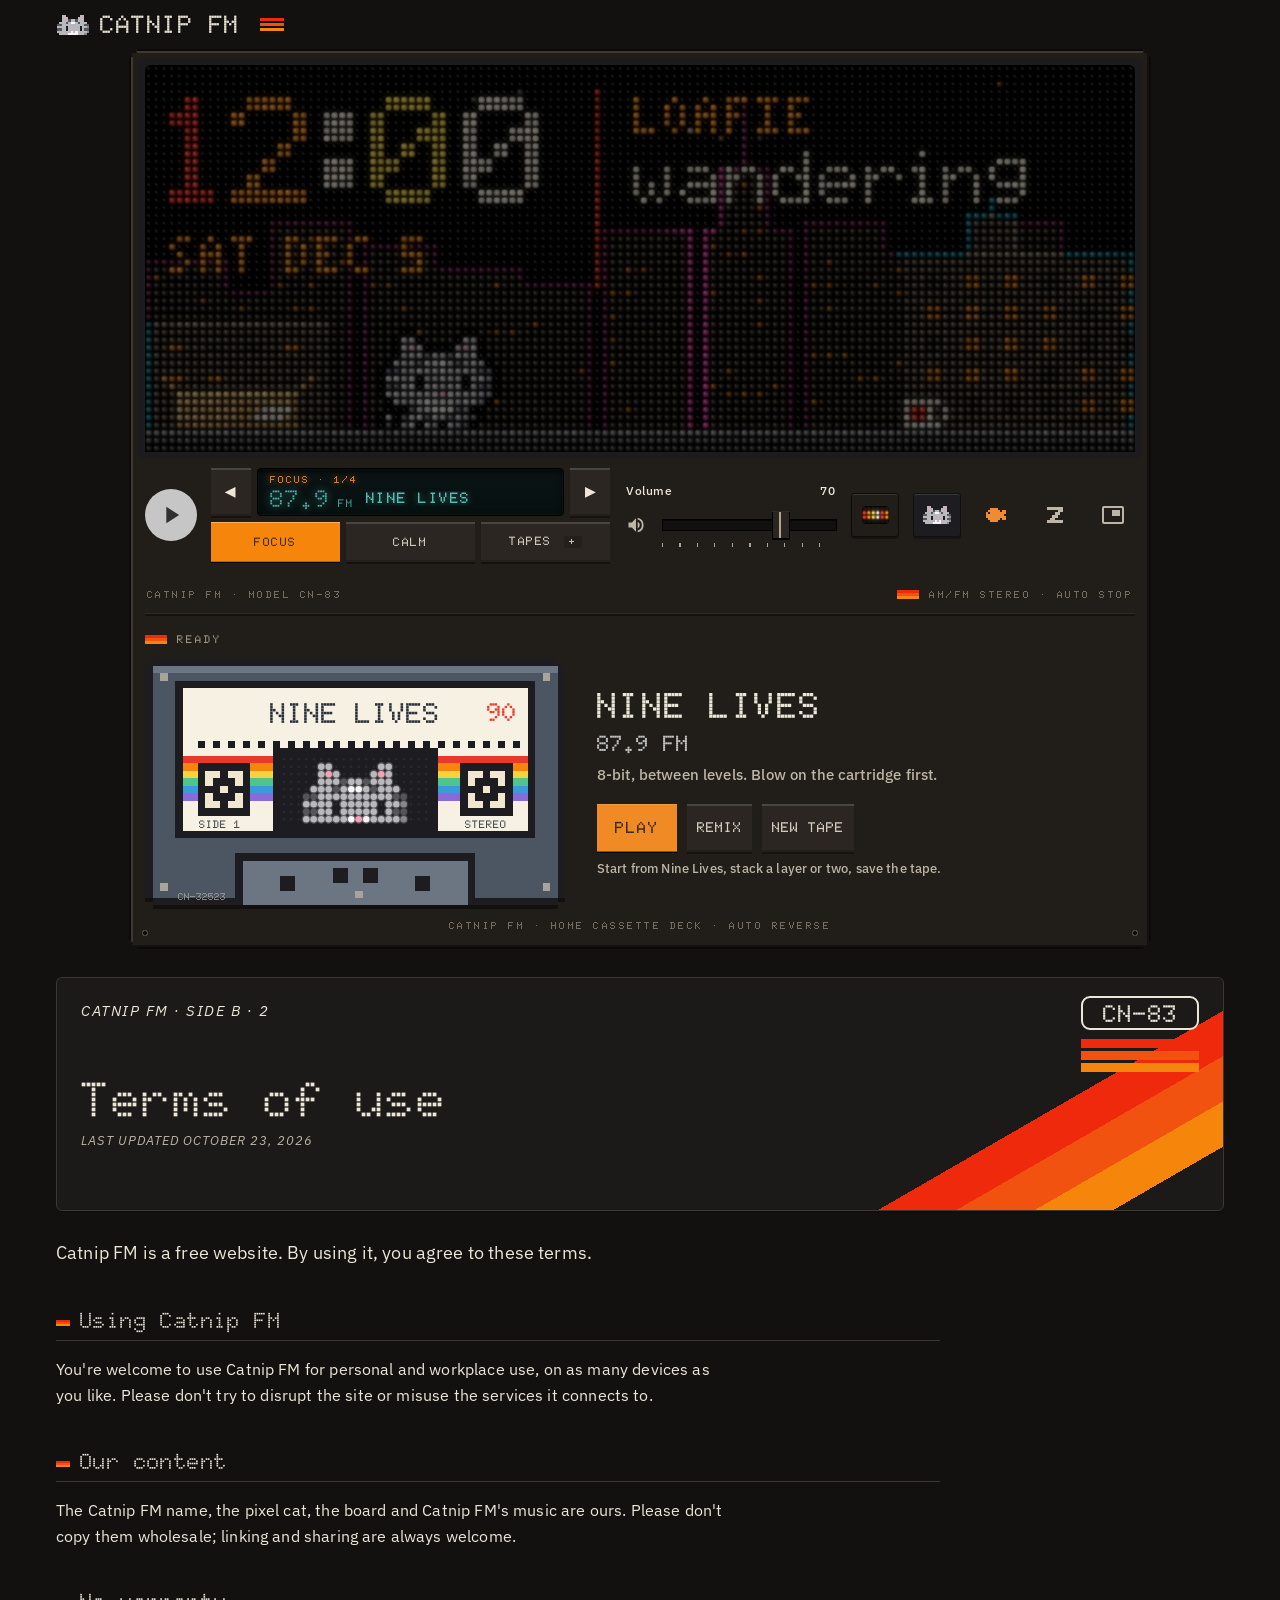
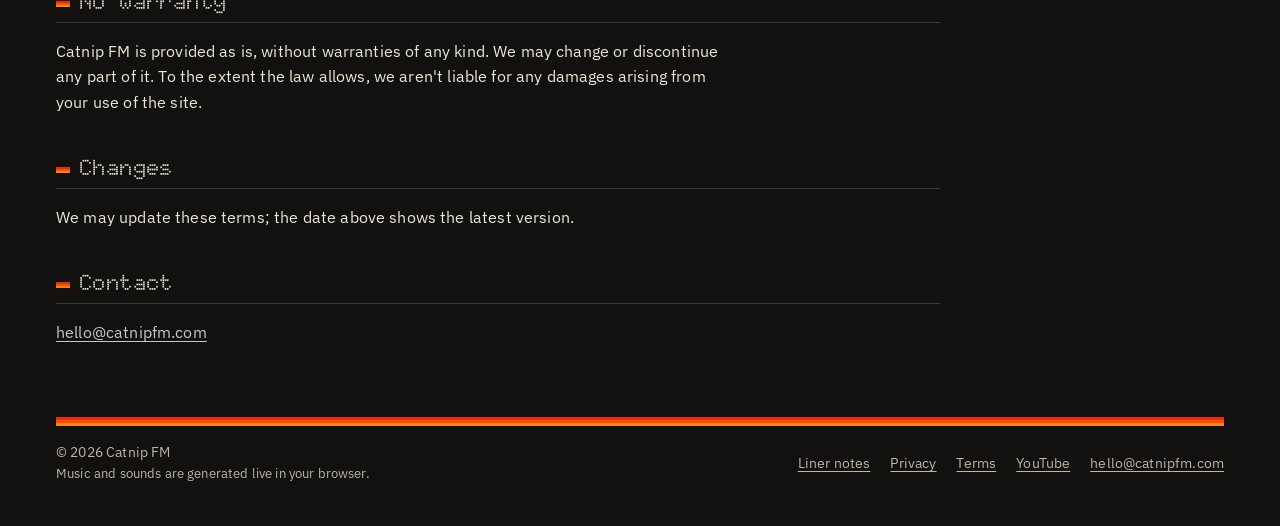
<file: terms.html>
<!doctype html>
<html lang="en">
<head>
<meta charset="utf-8">
<meta name="viewport" content="width=device-width,initial-scale=1,viewport-fit=cover">
<title>Terms of use · Catnip FM</title>
<meta name="description" content="The terms for using Catnip FM.">
<link rel="canonical" href="https://catnipfm.com/terms.html">

<meta name="theme-color" content="#131313">
<meta property="og:type" content="website">
<meta property="og:site_name" content="Catnip FM">
<meta property="og:url" content="https://catnipfm.com/terms.html">
<meta property="og:title" content="Terms of use">
<meta property="og:description" content="The terms for using Catnip FM.">
<meta property="og:image" content="https://catnipfm.com/og.png?v=20261023d">
<meta property="og:image:width" content="1200"><meta property="og:image:height" content="630">
<meta property="og:image:alt" content="Loafie on the Catnip FM rooftop above a pixel city at night, with a glowing radio display and cassette.">
<meta name="twitter:card" content="summary_large_image">
<meta name="twitter:title" content="Terms of use">
<meta name="twitter:description" content="The terms for using Catnip FM.">
<meta name="twitter:image" content="https://catnipfm.com/og.png?v=20261023d">
<link rel="icon" href="icons/favicon-32.png" sizes="32x32" type="image/png">
<link rel="icon" href="icons/icon.svg" type="image/svg+xml">
<link rel="apple-touch-icon" href="icons/apple-touch-icon.png">
<link rel="manifest" href="manifest.webmanifest">
<link rel="preload" href="fonts/doto-700.woff2" as="font" type="font/woff2" crossorigin>
<link rel="stylesheet" href="site.css">
<link rel="stylesheet" href="board.css">
<script type="application/ld+json">{"@context": "https://schema.org", "@type": "WebPage", "headline": "Terms of use", "description": "The terms for using Catnip FM.", "url": "https://catnipfm.com/terms.html", "publisher": {"@type": "Organization", "name": "Catnip FM", "url": "https://catnipfm.com/"}, "dateModified": "2026-10-21"}</script>

</head>
<body>
<a class="skip" href="#page">Skip to content</a>
<svg width="0" height="0" style="position:absolute" aria-hidden="true">
  <symbol id="i-cat" viewBox="0 0 14 9" shape-rendering="crispEdges"><path fill="#b9b9bd" d="M2 0h1v1h-1zM3 0h1v1h-1zM10 0h1v1h-1zM11 0h1v1h-1zM2 1h1v1h-1zM4 1h1v1h-1zM9 1h1v1h-1zM11 1h1v1h-1zM2 2h1v1h-1zM3 2h1v1h-1zM4 2h1v1h-1zM6 2h1v1h-1zM7 2h1v1h-1zM9 2h1v1h-1zM10 2h1v1h-1zM11 2h1v1h-1zM1 3h1v1h-1zM2 3h1v1h-1zM3 3h1v1h-1zM5 3h1v1h-1zM8 3h1v1h-1zM10 3h1v1h-1zM11 3h1v1h-1zM12 3h1v1h-1zM2 4h1v1h-1zM3 4h1v1h-1zM4 4h1v1h-1zM5 4h1v1h-1zM6 4h1v1h-1zM7 4h1v1h-1zM8 4h1v1h-1zM9 4h1v1h-1zM10 4h1v1h-1zM11 4h1v1h-1zM0 5h1v1h-1zM1 5h1v1h-1zM2 5h1v1h-1zM3 5h1v1h-1zM5 5h1v1h-1zM6 5h1v1h-1zM7 5h1v1h-1zM8 5h1v1h-1zM9 5h1v1h-1zM11 5h1v1h-1zM12 5h1v1h-1zM2 6h1v1h-1zM3 6h1v1h-1zM5 6h1v1h-1zM6 6h1v1h-1zM7 6h1v1h-1zM8 6h1v1h-1zM9 6h1v1h-1zM11 6h1v1h-1zM0 7h1v1h-1zM1 7h1v1h-1zM2 7h1v1h-1zM3 7h1v1h-1zM4 7h1v1h-1zM5 7h1v1h-1zM9 7h1v1h-1zM10 7h1v1h-1zM11 7h1v1h-1zM12 7h1v1h-1zM1 8h1v1h-1zM2 8h1v1h-1zM3 8h1v1h-1zM4 8h1v1h-1zM9 8h1v1h-1zM10 8h1v1h-1zM11 8h1v1h-1z"/><path fill="#f2a3b5" d="M3 1h1v1h-1zM10 1h1v1h-1zM7 7h1v1h-1z"/><path fill="#55555b" d="M5 2h1v1h-1zM8 2h1v1h-1zM4 3h1v1h-1zM9 3h1v1h-1zM0 4h1v1h-1zM1 4h1v1h-1zM12 4h1v1h-1zM13 4h1v1h-1zM0 6h1v1h-1zM1 6h1v1h-1zM12 6h1v1h-1zM13 6h1v1h-1z"/><path fill="#f6f6f4" d="M6 3h1v1h-1zM7 3h1v1h-1zM6 7h1v1h-1zM8 7h1v1h-1zM5 8h1v1h-1zM6 8h1v1h-1zM7 8h1v1h-1zM8 8h1v1h-1z"/><path fill="#1d1c21" d="M4 5h1v1h-1zM10 5h1v1h-1zM4 6h1v1h-1zM10 6h1v1h-1z"/><path fill="#86868c" d="M13 5h1v1h-1zM13 7h1v1h-1zM12 8h1v1h-1z"/></symbol>
  <symbol id="i-vol" viewBox="0 0 24 24"><path d="M3 9v6h4l5 5V4L7 9H3zm13.5 3A4.5 4.5 0 0 0 14 8v8a4.5 4.5 0 0 0 2.5-4zM14 3.2v2.1a7 7 0 0 1 0 13.4v2.1a9 9 0 0 0 0-17.6z"/></symbol>
  <symbol id="i-mute" viewBox="0 0 24 24"><path d="M16.5 12A4.5 4.5 0 0 0 14 7.97v2.21l2.45 2.45c.03-.2.05-.41.05-.63zm2.5 0c0 .94-.2 1.82-.54 2.64l1.51 1.51A8.8 8.8 0 0 0 21 12c0-4.28-2.99-7.86-7-8.77v2.06c2.89.86 5 3.54 5 6.71zM4.27 3L3 4.27 7.73 9H3v6h4l5 5v-6.73l4.25 4.25c-.67.52-1.42.93-2.25 1.18v2.06a8.99 8.99 0 0 0 3.69-1.81L19.73 21 21 19.73l-9-9L4.27 3zM12 4L9.91 6.09 12 8.18V4z"/></symbol>
  <symbol id="i-float" viewBox="0 0 24 24"><path d="M19 7h-8v6h8V7zm2-4H3c-1.1 0-2 .9-2 2v14c0 1.1.9 2 2 2h18c1.1 0 2-.9 2-2V5c0-1.1-.9-2-2-2zm0 16H3V5h18v14z"/></symbol>
  <symbol id="i-nap" viewBox="-1.5 -1.5 9 9" shape-rendering="crispEdges"><path d="M0 0h6v1h-6zM4 1h2v1h-2zM3 2h2v1h-2zM2 3h2v1h-2zM1 4h2v1h-2zM0 5h6v1h-6z"/></symbol>
  <symbol id="i-fish" viewBox="-0.5 -2.5 12 12" shape-rendering="crispEdges"><path d="M2 0h4v1h-4zM1 1h6v1h-6zM8 1h2v1h-2zM0 2h1v1h-1zM2 2h8v1h-8zM0 3h9v1h-9zM0 4h10v1h-10zM1 5h6v1h-6zM8 5h2v1h-2zM2 6h4v1h-4z"/></symbol>
  <symbol id="i-play" viewBox="0 0 24 24"><path d="M8 5v14l11-7z"/></symbol>
  <symbol id="i-stop" viewBox="0 0 24 24"><path d="M6 6h12v12H6z"/></symbol>
</svg>
<header class="top">
  <a class="brand" href="/" aria-label="Catnip FM home"><svg viewBox="0 0 20 12" aria-hidden="true"><use href="#i-cat"/></svg>CATNIP FM<span class="stripes" aria-hidden="true"><i></i><i></i><i></i></span></a>
</header>
<div class="boardwrap">
<section class="unit" id="unit" aria-label="Catnip FM board" aria-describedby="boardText">
  <p class="sr" id="boardText"></p>
  <div class="window" id="window">
    <canvas id="bg"></canvas>
    <canvas id="led"></canvas>
  </div>
  <div class="window game" id="gameWin" title="Tap her to pet · tap the ledge to call her over">
    <canvas id="gbg"></canvas>
    <canvas id="gled"></canvas>
  </div>
  <div class="floatnote" id="floatNote" hidden><span>She's floating in her own window.</span><button class="btn tonal" type="button" id="floatBack">Bring her back</button></div>
  <div class="face" id="face">
    <div class="row">
      <button class="icon filled" type="button" id="playKey" aria-pressed="false" aria-label="Play radio" title="Play"><svg><use href="#i-play"/></svg><svg><use href="#i-stop"/></svg></button>
      <div class="ctl grow st">
        <div class="tuner">
          <button class="hw tunestep" type="button" id="dialPrev" aria-label="Previous">◀</button>
          <div class="lcd" aria-live="polite"><span class="lcd-band" id="tuneBand"></span><span class="lcd-freq"><b id="tuneFreq"></b> FM</span><span class="lcd-name" id="tuneName"></span></div>
          <button class="hw tunestep" type="button" id="dialNext" aria-label="Next">▶</button>
          <div class="bands" role="group" aria-label="Band"><button class="hw bandkey" type="button" data-band="focus">FOCUS</button><button class="hw bandkey" type="button" data-band="calm">CALM</button><button class="hw bandkey" type="button" data-band="tapes">TAPES <em></em></button></div>
          <select id="station" class="sr" aria-label="Station"></select>
        </div>
      </div>
      <div class="ctl grow vol"><span class="lbl"><span>Volume</span><output id="volOut">70</output></span><div class="fz"><button class="mutebtn" type="button" id="muteKey" aria-pressed="false" aria-label="Mute" title="Mute"><svg><use href="#i-vol"/></svg><svg><use href="#i-mute"/></svg></button><input class="fader" type="range" id="volume" min="0" max="1" step="0.05" aria-label="Volume"></div></div>
      <button class="dispbtn" type="button" id="dispKey" aria-label="Display: Pegs. Tap for the next look." title="Next look"><canvas id="dispTile" aria-hidden="true"></canvas></button>
      <button class="coatbtn" type="button" id="coatKey" aria-label="Loafie's coat" title="Loafie's coat"><canvas id="coatTile" aria-hidden="true"></canvas></button>
      <button class="icon feedbtn" type="button" id="feedKey" aria-label="Give her a fish" title="Give her a fish"><svg><use href="#i-fish"/></svg></button>
      <button class="icon napbtn" type="button" id="napKey" aria-pressed="false" aria-label="Let her nap" title="Let her nap"><svg><use href="#i-nap"/></svg></button>
      <button class="icon floatbtn" type="button" id="floatKey" aria-pressed="false" aria-label="Float" title="Keep her on top of your other windows" hidden><svg><use href="#i-float"/></svg></button>
    </div>
    <p class="unit-print" aria-hidden="true"><span>CATNIP FM · MODEL CN-83</span><span>AM/FM STEREO · AUTO STOP</span></p>
  </div>
</section>
</div>
<main id="page" class="article">
  <header class="sleeve sleeve-sm">
    <div class="sleeve-top"><p class="kicker">Catnip FM · SIDE B · 2</p><span class="badge" aria-hidden="true"><b>CN-83</b><i></i><i></i><i></i></span></div>
    
    <h1>Terms of use</h1>
    <p class="meta">Last updated October 23, 2026</p>
  </header>

  <p class="lede">Catnip FM is a free website. By using it, you agree to these terms.</p>
  <h2>Using Catnip FM</h2>
  <p>You're welcome to use Catnip FM for personal and workplace use, on as many devices as you like. Please don't try to disrupt the site or misuse the services it connects to.</p>
  <h2>Our content</h2>
  <p>The Catnip FM name, the pixel cat, the board and Catnip FM's music are ours. Please don't copy them wholesale; linking and sharing are always welcome.</p>
  <h2>No warranty</h2>
  <p>Catnip FM is provided as is, without warranties of any kind. We may change or discontinue any part of it. To the extent the law allows, we aren't liable for any damages arising from your use of the site.</p>
  <h2>Changes</h2>
  <p>We may update these terms; the date above shows the latest version.</p>
  <h2>Contact</h2>
  <p><a href="mailto:hello@catnipfm.com">hello@catnipfm.com</a></p>

</main>
<footer class="foot">
  <div>
    <p>© 2026 Catnip FM</p>
    <p class="credits">Music and sounds are generated live in your browser.</p>
  </div>
  <nav aria-label="Footer"><a href="./#notes">Liner notes</a><a href="privacy.html">Privacy</a><a href="terms.html">Terms</a><a href="https://www.youtube.com/@catnip_fm" target="_blank" rel="noopener">YouTube</a><a href="mailto:hello@catnipfm.com">hello@catnipfm.com</a></nav>
</footer>
<script src="analytics.js" defer></script>
<script src="board.js" defer></script>
</body>
</html>
</file>
<file: site.css>
/* Catnip FM · shared styles for every page.
   Colour roles are Material 3 tokens built from the Mono palette. On the home page the board
   overrides them at runtime with whichever palette the visitor picked. */
/* Fonts, self-hosted (SIL Open Font License; see fonts/LICENSE-*.txt). Nothing loads from Google. */
@font-face{font-family:'Doto';src:url(fonts/doto-700.woff2) format('woff2');font-weight:700;font-display:swap}
@font-face{font-family:'Doto';src:url(fonts/doto-900.woff2) format('woff2');font-weight:900;font-display:swap}
@font-face{font-family:'IBM Plex Sans';src:url(fonts/plex-400.woff2) format('woff2');font-weight:400;font-style:normal;font-display:swap}
@font-face{font-family:'IBM Plex Sans';src:url(fonts/plex-400-italic.woff2) format('woff2');font-weight:400;font-style:italic;font-display:swap}
@font-face{font-family:'IBM Plex Sans';src:url(fonts/plex-500.woff2) format('woff2');font-weight:500;font-display:swap}
@font-face{font-family:'IBM Plex Sans';src:url(fonts/plex-600.woff2) format('woff2');font-weight:600 700;font-display:swap}
:root{
  --p:#d8cdb8; --on-p:#24221e; --p-c:#3b3833; --on-p-c:#ece6d8; --s:#d8cdb8; --s-c:#34312c; --on-s-c:#ece6d8; --surf:#121110; --surf-low:#171614; --surf-c:#1d1c1a; --surf-high:#262422; --surf-highest:#2f2d2a; --on-surf:#ece6d8; --on-surf-v:#bdb5a5; --outline:#77705f; --outline-v:#3b3833;
  /* printed legends on the plastic: 80s consumer-electronics colours */
  --c-orange:#f6860b; --s1:#ef2a0c; --s2:#f2520f; --s3:#f6860b; --sleeve:#1b1a18; --c-cyan:#3ebfd0; --c-yellow:#f2d46b; --c-mint:#7fdcb2; --c-coral:#f0786a; --ink:#1d1c21;
  --panel:#050607; --cat:#b8b1a6; --cat-stripe:#6f6961;
  --font:'IBM Plex Sans',system-ui,-apple-system,'Segoe UI',sans-serif; --display:'Doto','Courier New',monospace; --dots:'Doto','Courier New',monospace;
  --gutter:max(16px,env(safe-area-inset-left,0px)); --wide:1200px; --read:720px;
  color-scheme:dark;
}
/* no light mode: it's always night at Catnip FM */

*{box-sizing:border-box}
html{-webkit-text-size-adjust:100%}
body{margin:0;background:var(--surf);color:var(--on-surf);font:400 16px/1.6 var(--font);letter-spacing:.15px;overflow-x:hidden;-webkit-tap-highlight-color:transparent}
a{color:var(--p);text-underline-offset:3px}
a:hover{text-decoration-thickness:2px}
img{max-width:100%;height:auto}
:focus-visible{outline:3px solid var(--s);outline-offset:2px}
.skip{position:absolute;left:-9999px}
.skip:focus{left:16px;top:8px;z-index:10;background:var(--surf-c);padding:8px 12px;border-radius:8px}

/* Top bar */
.top{display:flex;align-items:center;justify-content:space-between;gap:16px;max-width:var(--wide);margin:0 auto;padding:12px var(--gutter);flex-wrap:wrap}
.brand{white-space:nowrap;display:inline-flex;align-items:center;gap:10px;color:var(--on-surf);text-decoration:none;font:900 25px/1 var(--dots);letter-spacing:.5px}
.brand svg{width:34px;height:22px;flex:0 0 auto}
.nav{display:flex;gap:4px;flex-wrap:wrap}
.nav a{color:var(--on-surf-v);text-decoration:none;font:900 14px/20px var(--dots);letter-spacing:1px;text-transform:uppercase;padding:10px 12px;border-radius:4px}
.nav a:hover{background:color-mix(in srgb,var(--on-surf) 8%,transparent);color:var(--on-surf)}
.nav a[aria-current="page"]{background:var(--s-c);color:var(--on-s-c)}

/* Sections on the home page */
.band{max-width:var(--wide);margin:0 auto;padding:0 var(--gutter)}
h1,h2,h3{line-height:1.2;margin:0 0 12px;font-weight:500}
h1{font:700 clamp(32px,4.8vw,50px)/1.1 var(--display);letter-spacing:.5px}
h2{font:700 clamp(24px,2.9vw,31px)/1.2 var(--display);letter-spacing:.4px}
h3{font-size:18px}
.lede{font-size:18px;color:var(--on-surf-v);max-width:62ch;margin:0 0 16px}



/* Articles */
.article{max-width:var(--wide);margin:0 auto;padding:32px var(--gutter) 0} /* left-aligned with the board, like the home page */
.article>*{max-width:68ch}
.article header{margin-bottom:28px}
.article .meta{font-size:14px;color:var(--on-surf-v);margin:0}
.article h2{margin-top:40px}
.article h3{margin-top:28px}
.article p,.article li{color:var(--on-surf)}
.article ul,.article ol{padding-left:22px}
.article li{margin-bottom:6px}
.table{width:100%;border-collapse:collapse;margin:16px 0;font-size:15px}
.table th,.table td{text-align:left;padding:10px 8px;border-bottom:1px solid var(--outline-v);vertical-align:top}
.table th{font-weight:500;color:var(--on-surf-v)}

/* Buttons (M3) */
.btn{display:inline-flex;align-items:center;gap:8px;height:40px;padding:0 20px;border:1px solid rgba(0,0,0,.35);border-radius:4px;font:900 14px/20px var(--dots);letter-spacing:1px;text-transform:uppercase;cursor:pointer;text-decoration:none;position:relative;overflow:hidden;box-shadow:inset 0 1px 0 rgba(255,255,255,.25),0 2px 0 rgba(0,0,0,.3)}
.btn:active{transform:translateY(1px);box-shadow:inset 0 1px 0 rgba(255,255,255,.2),0 1px 0 rgba(0,0,0,.3)}
.btn.filled{background:var(--p);color:var(--on-p)}
.btn.tonal{background:var(--s-c);color:var(--on-s-c)}
.btn.outlined{background:transparent;color:var(--p);box-shadow:inset 0 0 0 1px var(--outline)}
.btn::before{content:'';position:absolute;inset:0;background:currentColor;opacity:0;transition:opacity .15s}
.btn:hover::before{opacity:.08}.btn:active::before{opacity:.1}

/* Footer */
.foot{max-width:var(--wide);margin:72px auto 0;padding:24px var(--gutter) 40px;border-top:1px solid var(--outline-v);display:flex;flex-wrap:wrap;gap:12px 24px;justify-content:space-between;font-size:14px;color:var(--on-surf-v)}
.foot nav{display:flex;flex-wrap:wrap;gap:4px 20px}
.foot a{color:var(--on-surf-v)}

@media (max-width:560px){
  .top{padding-top:8px;padding-bottom:8px;flex-wrap:nowrap;gap:8px}
  .brand{font-size:21px;gap:8px}.brand svg{width:28px;height:18px}
  .nav{flex-wrap:nowrap;gap:0}
  .nav a{padding:8px 9px;font-size:14px}
}
@media (max-width:380px){.brand{font-size:19px}.nav a{padding:8px 7px}}
@media (prefers-reduced-motion:reduce){*{transition:none!important}}

.intro h1{margin-bottom:10px}
.credits{margin:6px 0 0;font-size:13px}
.foot p{margin:0}


.intro{margin-top:32px}
@media (max-width:700px){.intro{margin-top:24px}}

/* The home page reads like a README: full width of the board, plain sections with ruled headings,
   and the station and display lists as simple two-column tables */
.page1{max-width:var(--wide);margin:0 auto;padding:0 var(--gutter)}
.page1 .intro{margin-top:32px}
.page1 .intro h1{padding-bottom:12px;border-bottom:1px solid var(--outline-v);margin-bottom:16px}
.page1 .lede{margin:0 0 10px;font-size:17px;color:var(--on-surf);max-width:none}
.page1 section+section{margin-top:36px}
/* headings are Doto bold: the dotted display face, like the board */
.page1 h2{font-size:30px;margin:0 0 12px;padding-bottom:8px;border-bottom:1px solid var(--outline-v)}
.page1 p{margin:0 0 12px}
.page1 .aside{color:var(--on-surf-v);font-size:15px}
.items{margin:12px 0 14px;display:grid;grid-template-columns:minmax(120px,max-content) 1fr;border-top:1px solid var(--outline-v)}
.items dt,.items dd{padding:9px 0;border-bottom:1px solid var(--outline-v);margin:0}
.items dt{font-weight:600;padding-right:28px}
.items dd{color:var(--on-surf-v)}
@media (max-width:560px){.items{grid-template-columns:1fr}.items dt{border-bottom:0;padding-bottom:0}.items dd{padding-top:2px}}
.beats{color:var(--on-surf-v);font-style:italic}
/* 404 */
.lostwrap{margin:8px 0 20px;max-width:440px}
.lost{display:block;width:100%;height:auto;border-radius:12px;box-shadow:0 0 0 7px #1c1c1e}

/* phones: the radio and Loafie own the first screen; the intro is one short line */
.lede.short{display:none}
@media (max-width:700px){.lede.short{display:block}.lede.long{display:none}}

/* the A1 liner note: printed like a cassette insert */
.liner{background:var(--surf-low);border:1px solid var(--outline-v);border-top:6px solid var(--c-orange);border-radius:4px;padding:18px 22px 10px;box-shadow:0 2px 0 rgba(0,0,0,.08)}
.liner h2{border-bottom:1px dashed var(--outline)!important}
.print{font:900 11px/1.4 var(--dots);letter-spacing:2px;text-transform:uppercase;color:var(--on-surf-v)}

/* ================= 80s: the stripes =================
   Red, red-orange and orange, straight off a tape sleeve. They turn up on the logo, the intro (a cassette J-card),
   the tracklist, the radio case and the footer. */
.brand .stripes{display:inline-grid;gap:2px;width:24px;margin-left:10px;vertical-align:middle}
.brand .stripes i{display:block;height:3px}
.stripes i:nth-child(1),.badge i:nth-of-type(1){background:var(--s1)}.stripes i:nth-child(2),.badge i:nth-of-type(2){background:var(--s2)}.stripes i:nth-child(3),.badge i:nth-of-type(3){background:var(--s3)}
/* the intro is the tape's J-card: kicker, big title, a model badge, label boxes, and the stripes sweeping up from the corner */
.page1 .sleeve{position:relative;overflow:hidden;margin-top:28px;padding:22px 26px 96px;border-radius:6px;background:var(--sleeve);border:1px solid var(--outline-v);box-shadow:0 2px 0 rgba(0,0,0,.12)}
.sleeve::after{content:'';position:absolute;inset:0;pointer-events:none;background:linear-gradient(150deg,transparent 73%,var(--s1) 73% 78.5%,var(--s2) 78.5% 84%,var(--s3) 84% 89.5%,transparent 89.5%)}
.sleeve>*{position:relative;z-index:1}
.sleeve-top{display:flex;justify-content:space-between;align-items:flex-start;gap:16px;margin-bottom:6px}
.kicker{margin:6px 0 0;font:italic 400 15px/1.2 var(--font);letter-spacing:1.5px;text-transform:uppercase;color:var(--on-surf-v)}
.badge{display:inline-grid;gap:3px;width:118px;flex:0 0 auto}
.badge b{display:block;border:2px solid currentColor;border-radius:9px;padding:4px 0 2px;text-align:center;font:900 24px/1 var(--dots);letter-spacing:1px;margin-bottom:6px}
.badge i{display:block;height:9px}
.page1 .sleeve h1{border-bottom:0;padding-bottom:0;margin-top:-10px}
.page1 .sleeve .lede{max-width:56ch}
.sleeve-tags{display:flex;flex-wrap:wrap;align-items:center;gap:10px 16px;margin:18px 0 0}
.tag{border:1.5px solid currentColor;border-radius:9px;padding:5px 12px 4px;font:500 13px/1.2 var(--font);letter-spacing:1.2px;text-transform:uppercase}
.tag-plain{font:500 13px/1.2 var(--font);letter-spacing:1.2px;text-transform:uppercase;color:var(--on-surf-v)}
@media (max-width:700px){.page1 .sleeve{padding:16px 16px 120px}.page1 .sleeve h1{margin-top:4px}.sleeve::after{background:linear-gradient(162deg,transparent 76%,var(--s1) 76% 81%,var(--s2) 81% 86%,var(--s3) 86% 91%,transparent 91%)}.badge{width:84px}.badge b{font-size:17px}.badge i{height:6px}}
/* tracklist: A1, A2... in a printed box, like the label on a tape */
.trk{display:inline-block;margin-right:14px;padding:3px 8px 1px;border:1.5px solid var(--s1);border-radius:7px;color:var(--s1);font:900 .62em/1 var(--dots);letter-spacing:1px;vertical-align:.18em}
.side-b{display:flex;align-items:center;gap:16px;margin:56px 0 28px;font:900 18px/1 var(--dots);letter-spacing:4px;text-transform:uppercase;color:var(--on-surf-v)}
.side-b::before,.side-b::after{content:'';flex:1;height:9px;background:linear-gradient(var(--s1) 0 33.4%,var(--s2) 33.4% 66.7%,var(--s3) 66.7%)}
/* the A1 liner note: stripes along the top instead of one orange edge */
.liner{border-top:1px solid var(--outline-v)!important;background-image:linear-gradient(var(--s1) 0 4px,var(--s2) 4px 8px,var(--s3) 8px 12px,transparent 12px)!important;padding-top:30px!important}
/* the footer sits under a stripe bar */
.foot{position:relative;border-top:0!important}
.foot::before{content:'';position:absolute;left:var(--gutter);right:var(--gutter);top:0;height:9px;background:linear-gradient(var(--s1) 0 33.4%,var(--s2) 33.4% 66.7%,var(--s3) 66.7%)}

/* the liner notes page: the tracklist, in its own sleeve */
.notes{padding-top:28px}
.notes>section:first-child h2{margin-top:0}
.tag-link{text-decoration:none;color:var(--s1)}
.tag-link:hover{text-decoration:underline}
@media (max-width:700px){.unit-print{font-size:8px;letter-spacing:1px;flex-wrap:wrap;gap:2px 12px;margin-left:0;margin-right:0}.unit-print span{white-space:nowrap}.unit-print span:last-child{margin-left:auto}}

/* ================= every page is a tape =================
   The legal pages, the 404 and the liner notes get the same J-card header as the home page, so nothing on the site
   looks like a different product. Pill buttons are gone: anything you press is a hardware key. */
.article{padding-top:28px}
.article>.sleeve{position:relative;overflow:hidden;max-width:none;padding:18px 24px 60px;margin-bottom:28px;border-radius:6px;background:var(--sleeve);border:1px solid var(--outline-v);box-shadow:0 2px 0 rgba(0,0,0,.12)}
.article>.sleeve::after{content:'';position:absolute;inset:0;pointer-events:none;background:linear-gradient(150deg,transparent 78%,var(--s1) 78% 83%,var(--s2) 83% 88%,var(--s3) 88% 93%,transparent 93%)}
.article>.sleeve>*{position:relative;z-index:1}
.article>.sleeve h1{margin:-6px 0 6px;border:0;padding:0}
.article>.sleeve .meta{font:italic 400 13px/1.3 var(--font);letter-spacing:1px;text-transform:uppercase;color:var(--on-surf-v)}
.article h2{font-size:22px;padding-bottom:6px;border-bottom:1px solid var(--outline-v)}
.article h2::before{content:'';display:inline-block;width:14px;height:6px;margin-right:10px;vertical-align:2px;background:linear-gradient(var(--s1) 0 33.4%,var(--s2) 33.4% 66.7%,var(--s3) 66.7%)}
.notes.page1{padding-top:0}
.notes>.sleeve{margin-top:28px;padding-bottom:70px}
.page1 .sleeve.sleeve-sm h1{margin-top:-6px}
/* the liner-notes page gets its own card too */
.hw-link{display:inline-flex;align-items:center;text-decoration:none;font:900 14px/1 var(--dots);letter-spacing:1px;text-transform:uppercase;padding:14px 18px;border:1px solid rgba(0,0,0,.4);border-radius:3px;background:var(--c-orange);color:var(--ink);box-shadow:inset 0 1px 0 rgba(255,255,255,.35),0 2px 0 rgba(0,0,0,.35)}
.hw-link:hover{filter:brightness(1.05)}.hw-link:active{transform:translateY(1px)}
.table th{font:900 11px/1.4 var(--dots);letter-spacing:1.5px;text-transform:uppercase;color:var(--on-surf-v)}
/* the 404 board sits in the sleeve like a photo */
.lostwrap{margin:0 0 20px}
@media (max-width:700px){.article>.sleeve{padding:14px 16px 56px}.article>.sleeve::after{background:linear-gradient(162deg,transparent 80%,var(--s1) 80% 85%,var(--s2) 85% 90%,var(--s3) 90% 95%,transparent 95%)}}

@media (max-width:700px){.unit-print span:last-child{display:none}}

.tag-f{border-color:var(--s3);color:var(--s3)}.tag-c{border-color:var(--c-cyan);color:var(--c-cyan)}.tag-t{border-color:var(--s1);color:var(--s1)}
.page1 .side-b{margin:64px 0 32px} /* Side B: the liner notes start here */
</file>
<file: board.css>
:root{--window:#050607;--hover:8%;--press:10%}
.unit{width:100%;max-width:100%;margin:0 auto;overflow:hidden;background:var(--surf-c);border-radius:12px;padding:16px}
.window{position:relative;width:100%;aspect-ratio:4/1;max-width:100%;background:var(--window);border-radius:6px 6px 2px 2px;box-shadow:0 0 0 var(--bz,7px) #1c1c1e,inset 0 0 0 1px #2a2a2d;overflow:hidden;cursor:default;touch-action:manipulation;user-select:none;-webkit-user-select:none}
.window canvas{position:absolute;inset:0;width:100%;height:100%;display:block}
.window.game{aspect-ratio:128/18;margin-top:0;border-radius:0 0 6px 6px;cursor:pointer}
/* one board: the clock and the rooftop meet with no gap, so the dots run straight on; the bezel goes round the outside of both */
.unit>.window:not(.game){border-radius:6px 6px 0 0;box-shadow:calc(var(--bz)*-1) 0 0 0 #1c1c1e,var(--bz) 0 0 0 #1c1c1e,0 calc(var(--bz)*-1) 0 0 #1c1c1e,calc(var(--bz)*-1) calc(var(--bz)*-1) 0 0 #1c1c1e,var(--bz) calc(var(--bz)*-1) 0 0 #1c1c1e}
.unit>.window.game{box-shadow:calc(var(--bz)*-1) 0 0 0 #1c1c1e,var(--bz) 0 0 0 #1c1c1e,0 var(--bz) 0 0 #1c1c1e,calc(var(--bz)*-1) var(--bz) 0 0 #1c1c1e,var(--bz) var(--bz) 0 0 #1c1c1e}
.unit{--bz:7px}
@media (max-width:700px){.unit{--bz:4px}}
.window.game[hidden]{display:none}
.window.game{overflow:visible} /* so the Pet Loafie hint can sit above the rooftop */
.pethint{position:absolute;top:auto;bottom:86%;transform:translateX(-50%);padding:3px 8px;border-radius:10px;background:rgba(255,255,255,.92);color:#15161a;font:900 11px/1.2 var(--dots);letter-spacing:.5px;white-space:nowrap;pointer-events:none;animation:pethint 1.4s ease-in-out infinite;z-index:2}
.pethint::after{content:'';position:absolute;left:50%;bottom:-5px;margin-left:-5px;border:5px solid transparent;border-bottom:0;border-top-color:rgba(255,255,255,.92)}
.pethint[hidden]{display:none}
@keyframes pethint{50%{transform:translateX(-50%) translateY(3px)}}
@media (prefers-reduced-motion:reduce){.pethint{animation:none}.face{transition:none}}
.face{display:grid;gap:16px;margin-top:16px;transition:opacity .9s ease}
body.idle .face{opacity:.07;transition-duration:2.4s}

/* Rows: controls centred on one axis, wrapping on narrow screens */
.row{display:flex;align-items:center;gap:12px;flex-wrap:wrap;min-width:0}
.ctl{display:grid;gap:4px;min-width:0;flex:0 0 auto}
.ctl.grow{flex:1 1 160px}
.ctl.push{margin-left:auto}
.ctl[hidden]{display:none}
.lbl{display:flex;justify-content:space-between;gap:8px;font-size:12px;line-height:16px;letter-spacing:.5px;font-weight:500;color:var(--on-surf-v);padding:0 2px}

/* State layer: an overlay of the content colour at 8% on hover, 10% while pressed */
.btn,.icon{position:relative;isolation:isolate;overflow:hidden}
.btn::before,.icon::before{content:'';position:absolute;inset:0;background:currentColor;opacity:0;transition:opacity .15s;pointer-events:none;border-radius:inherit}
.btn:hover::before,.icon:hover::before{opacity:.08}
.btn:active::before,.icon:active::before{opacity:.1}

/* Common buttons: 40dp, full-round, label-large, 24dp side padding (16dp when leading with an icon) */
.btn{font:500 14px/20px var(--font);letter-spacing:.1px;height:40px;padding:0 24px;border:0;border-radius:20px;cursor:pointer;display:inline-flex;align-items:center;gap:8px;white-space:nowrap}
.btn.tonal{background:var(--s-c);color:var(--on-s-c)}
.btn.outlined{background:transparent;color:var(--p);box-shadow:inset 0 0 0 1px var(--outline)}
.btn svg{width:18px;height:18px;fill:currentColor;margin-left:-8px}

/* Icon buttons: 40dp state layer, 24dp icon. Standard = no container; filled = primary container */
.icon{width:40px;height:40px;border:0;border-radius:20px;padding:0;background:transparent;color:var(--on-surf-v);cursor:pointer;display:inline-grid;place-items:center;flex:0 0 auto}
.icon svg{width:24px;height:24px;fill:currentColor;display:block}
.icon[aria-pressed="true"],.icon[aria-expanded="true"]{color:var(--p)}
.icon.filled{background:var(--p);color:var(--on-p)}
.icon.filled[aria-pressed="true"]{background:var(--p);color:var(--on-p)}
#playKey svg+svg,#playKey[aria-pressed="true"] svg:first-child{display:none}
#playKey[aria-pressed="true"] svg+svg{display:block}

/* Outlined text field (also the exposed dropdown): 56dp, extra-small corners, 1dp outline, 2dp primary when focused,
   label floating in the outline gap, body-large input text */

/* Slider: 16dp tracks, active = primary, inactive = secondary container, 4×44 handle with 6dp of clear space either side */
.fader{width:100%;height:44px;margin:0;appearance:none;-webkit-appearance:none;background:transparent;cursor:pointer;display:block;--v:50%}
.fader::-webkit-slider-runnable-track{height:16px;border-radius:8px;background:linear-gradient(to right,var(--p) 0 var(--v),var(--s-c) var(--v) 100%)}
.fader::-webkit-slider-thumb{appearance:none;-webkit-appearance:none;width:4px;height:44px;margin-top:-14px;border-radius:2px;background:var(--p);box-shadow:0 0 0 6px var(--surf-c);transition:width .1s}
.fader:active::-webkit-slider-thumb{width:2px}
.fader::-moz-range-track{height:16px;border-radius:8px;background:var(--s-c)}
.fader::-moz-range-progress{height:16px;border-radius:8px 0 0 8px;background:var(--p)}
.fader::-moz-range-thumb{width:4px;height:44px;border:0;border-radius:2px;background:var(--p);box-shadow:0 0 0 6px var(--surf-c)}

/* Focus indicator: 3dp secondary, 2dp outside the component */
:focus-visible{outline:3px solid var(--s);outline-offset:2px}

/* In the installed app (and in Float's window) the page around the board disappears */
@media (display-mode:standalone){.top,#page,.foot{display:none!important}.boardwrap{padding-top:16px}}
.boardwrap{padding:0 var(--gutter)}
/* Controls: one row on wide screens; on phones, play + tuner, then the coat, display, fish and nap keys */
.face .row{display:grid;grid-template-columns:auto minmax(0,1.5fr) minmax(0,.8fr) auto auto auto auto auto;gap:12px 14px;align-items:center}
.fz{display:flex;align-items:center;gap:10px}
.fz .ico{display:block;width:20px;height:20px;fill:var(--on-surf-v);flex:0 0 auto}
.mutebtn{flex:0 0 auto;width:32px;height:32px;margin:-6px -4px -6px -6px;padding:6px;border:0;border-radius:16px;background:transparent;color:var(--on-surf-v);cursor:pointer;display:grid;place-items:center;position:relative;overflow:hidden}
.mutebtn::before{content:"";position:absolute;inset:0;background:currentColor;opacity:0;transition:opacity .15s;border-radius:inherit}.mutebtn:hover::before{opacity:.08}
.mutebtn svg{width:20px;height:20px;fill:currentColor;display:block}.mutebtn svg+svg,.mutebtn[aria-pressed="true"] svg:first-child{display:none}.mutebtn[aria-pressed="true"] svg+svg{display:block}
.mutebtn[aria-pressed="true"]{color:var(--p)}.vol.muted .fader{opacity:.45}
/* Phones: a compact, dense version of the same controls. Labels become icons, the field and sliders get shorter. */
@media (max-width:700px){
  .unit{padding:8px}
  .face{margin-top:10px;gap:8px}
  .face .row{grid-template-columns:48px minmax(0,1fr) auto 44px 44px;gap:10px 8px}
  .face #playKey{grid-column:1;grid-row:1}
  .face .st{grid-column:2/6;grid-row:1}
  .face .coatbtn{grid-column:2;grid-row:2;justify-self:end}
  .face .dispbtn{grid-column:3;grid-row:2;height:40px}
  .face .feedbtn{grid-column:4;grid-row:2}
  .face .napbtn{grid-column:5;grid-row:2}
  .face .vol,.face .floatbtn{display:none} /* phones have volume buttons, and can't float */
  .face .row>.ctl .lbl{display:none}
  .fz .ico{display:block}
  .icon{width:40px;height:40px}
  .icon svg{width:22px;height:22px}
  .fader{height:32px}
  .fader::-webkit-slider-runnable-track{height:10px;border-radius:5px}
  .fader::-webkit-slider-thumb{height:28px;margin-top:-9px}
  .fader::-moz-range-track,.fader::-moz-range-progress{height:10px}
  .fader::-moz-range-thumb{height:28px}
}
html.turning #page{opacity:.55;transition:opacity .2s}
#page{transition:opacity .25s}
#page:focus{outline:none}
.icon[hidden]{display:none}
.icon:disabled{opacity:.38;cursor:default}.icon:disabled::before{display:none}
.icon.napbtn[aria-pressed="true"],.icon.floatbtn[aria-pressed="true"]{background:var(--s-c);color:var(--on-s-c)}
.floatnote{display:flex;align-items:center;justify-content:center;gap:14px;flex-wrap:wrap;border-radius:8px;background:var(--surf-high);color:var(--on-surf-v);font:500 14px/20px var(--font);padding:12px}
.floatnote[hidden]{display:none}
/* Palette tiles: each a tiny board in its palette */
/* DISPLAY: one key that steps through the three looks (808, VFD, Red LED); its tile shows the current one */
.dispbtn{width:44px;height:36px;display:grid;place-items:center;padding:0;border:1px solid rgba(0,0,0,.4);border-radius:3px;background:var(--c-cyan);box-shadow:inset 0 1px 0 rgba(255,255,255,.35),0 2px 0 rgba(0,0,0,.3);cursor:pointer;position:relative;overflow:hidden}
.dispbtn::before{content:'';position:absolute;inset:0;background:#000;opacity:0;transition:opacity .15s}.dispbtn:hover::before{opacity:.08}
.dispbtn:active{transform:translateY(1px)}
.dispbtn canvas{width:27px;height:18px;display:block;border-radius:3px;position:relative}
html.broadcast .dispbtn{display:none}
/* lit keys: whatever is on glows, like a lit button on an old radio */
.icon.napbtn[aria-pressed="true"],.icon.floatbtn[aria-pressed="true"]{background:var(--p)!important;color:var(--on-p)!important}

/* Broadcast mode (?broadcast=video|live): just the board, centred in a 16:9 frame, for streaming software */
html.broadcast,html.broadcast body{height:100%;margin:0;overflow:hidden;background:#0b0b0c;cursor:none}
html.broadcast .top,html.broadcast #page,html.broadcast .foot,html.broadcast .face,html.broadcast .skip,html.broadcast .floatnote{display:none!important}
html.broadcast .boardwrap{height:100vh;display:flex;align-items:center;justify-content:center;padding:0}
html.broadcast .unit{margin:0;padding:clamp(12px,1.6vw,28px);border-radius:clamp(10px,1.2vw,22px)}
html.broadcast .unit{--bz:max(7px,.5vw)}
html.broadcast .bcstart{position:fixed;left:50%;top:50%;transform:translate(-50%,-50%);cursor:pointer;font:500 18px/1 var(--font);padding:16px 24px;border-radius:24px;border:0;background:#fff;color:#111}

/* screen-reader-only text (the board described in words); visually hidden */
.sr{position:absolute!important;width:1px;height:1px;padding:0;margin:-1px;overflow:hidden;clip:rect(0 0 0 0);clip-path:inset(50%);white-space:nowrap;border:0}

/* ===== Mixtape deck: opens inside the case, under the controls ===== */
/* hardware keys: rectangular, a raised edge, a printed legend; lit means on */
.hw{font:900 14px/1 var(--dots);letter-spacing:1px;text-transform:uppercase;padding:12px 10px;border:1px solid rgba(0,0,0,.4);border-radius:3px;cursor:pointer;
  background:linear-gradient(var(--surf-highest),var(--surf-high));color:var(--on-surf);box-shadow:inset 0 1px 0 rgba(255,255,255,.22),0 2px 0 rgba(0,0,0,.35);transition:background .1s,box-shadow .1s}
.hw:hover{filter:brightness(1.05)}
.hw:active{transform:translateY(1px);box-shadow:inset 0 1px 0 rgba(255,255,255,.2),0 1px 0 rgba(0,0,0,.35)}
.hw[aria-pressed=true]{background:var(--c-mint);color:var(--ink)}
.hw[hidden]{display:none}
.hw-big{padding:14px 18px;font-size:16px;background:var(--c-orange);color:var(--ink)}
.mt-print{font:900 11px/1.4 var(--dots);letter-spacing:2px;text-transform:uppercase;color:var(--on-surf-v)}
/* the deck: a little plastic cassette deck that slid out of the radio */

/* printed on the case, under the keys: world-building, not a control */
.unit-print{margin:10px 2px 0;display:flex;justify-content:space-between;gap:12px;font:700 10px/1.4 var(--dots);letter-spacing:2.5px;color:var(--on-surf-v);opacity:.7}
.unit-print span:last-child{text-align:right}
html.broadcast .unit-print{display:none}
@media (max-width:700px){.unit-print{font-size:9px;letter-spacing:1.5px}}
/* ================= the tape deck under the radio =================
   Not a box in a box: it sits on the case below the controls. Normally it shows what's on as a big cassette;
   while you mix, it's the deck (on a phone, a sheet that slides up so Loafie stays in view). */
.mixtape{margin-top:12px;border-top:1px solid var(--outline-v);padding-top:12px}
.mixtape[hidden]{display:none}
html.broadcast .mixtape{display:none!important}
.mt-head{display:flex;align-items:center;gap:12px;margin-bottom:6px;min-height:24px}
.mt-x{margin-left:auto;font-size:16px}.mt-x[hidden]{display:none}
.mt-now,.mt-build{display:grid;gap:14px}
.mt-now[hidden],.mt-build[hidden]{display:none}
.mt-left{display:grid;gap:12px;align-content:start}
.mt-right{display:grid;gap:14px;align-content:start}
@media (min-width:701px){
  .mt-now{grid-template-columns:minmax(260px,420px) minmax(0,1fr);gap:8px 32px;align-items:center}
  .mt-build{grid-template-columns:minmax(0,.9fr) minmax(0,1.1fr);gap:22px;align-items:start}}
/* the big cassette: the reward, and the "now playing" */
.mt-big{width:100%;padding:0;border:0;background:none;display:block;cursor:default}
.mt-big.cycles{cursor:pointer}
.mt-big svg{width:100%;height:auto;display:block;filter:drop-shadow(0 10px 18px rgba(0,0,0,.35));transition:transform .15s}
.mt-big.cycles:hover svg{transform:rotate(-1.5deg)}
.mt-info{display:grid;gap:6px;justify-items:start;align-content:center}
.mt-info p{margin:0}
.mt-title{font:900 clamp(24px,3vw,36px)/1.1 var(--dots);letter-spacing:.5px;text-transform:uppercase;color:var(--on-surf);overflow-wrap:anywhere}
.mt-freq{font:900 22px/1.2 var(--dots);color:var(--p)}
.mt-recipe{font:500 15px/22px var(--font);color:var(--on-surf-v)}
.mt-acts{display:flex;flex-wrap:wrap;gap:10px;margin:12px 0 2px}
.mt-acts [hidden]{display:none}
.mt-hint{font:500 13px/18px var(--font);color:var(--on-surf-v)}.mt-hint:empty{display:none}
.mt-note2{font-size:13px;color:var(--on-surf-v);display:grid;gap:6px;width:100%;max-width:520px}.mt-note2:empty{display:none}
.mt-link{font:500 12px/1.3 ui-monospace,Menlo,monospace;padding:8px 10px;border:1px solid var(--outline);border-radius:3px;background:var(--surf);color:var(--on-surf);width:100%;box-sizing:border-box}
.mt-links{display:flex;flex-wrap:wrap;gap:4px 16px;margin-top:4px!important}
.mt-links:not(:has(.mt-lk:not([hidden]))){display:none}
.mt-lk{font:500 13px/20px var(--font);background:none;border:0;padding:2px 0;color:var(--p);text-decoration:underline;text-underline-offset:3px;cursor:pointer}
.mt-lk[hidden]{display:none}
.mt-lk.mt-del{color:var(--on-surf-v)}
.mt-renamebox{display:flex;gap:8px;margin-top:6px}.mt-renamebox[hidden]{display:none}
.mt-renamebox .mt-name{flex:1;font:600 17px/22px var(--font);padding:10px 12px;border:1px solid var(--outline);border-radius:3px;background:var(--surf);color:var(--on-surf)}
.mt-name:focus{outline:2px solid var(--p);outline-offset:-1px}
/* the deck while mixing */
.mt-well{display:grid;place-items:center} /* just the tape, on the case, like the finished one */
.mt-well .mt-cass{width:100%;max-width:380px;padding:0;border:0;background:none;cursor:pointer;display:block}
.mt-well .mt-cass svg{width:100%;height:auto;display:block;filter:drop-shadow(0 10px 18px rgba(0,0,0,.35));transition:transform .15s}
.mt-well .mt-cass:hover svg{transform:rotate(-1.5deg)}

.mt-hwrow{display:grid;gap:6px}
.mt-rowhead{display:flex;align-items:center;justify-content:space-between;gap:10px}
.mt-reroll{padding:6px 10px;font-size:11px}
.mt-keys{display:grid;grid-template-columns:repeat(auto-fit,minmax(0,1fr));grid-auto-flow:column;gap:8px}
.mt-rec{display:grid;grid-template-columns:auto 1fr;gap:10px 14px;align-items:center;margin-top:6px}
.mt-led{display:inline-block;width:9px;height:9px;border-radius:50%;background:#5a1e1a;vertical-align:-1px;box-shadow:inset 0 1px 1px rgba(0,0,0,.6)}
.mt-led.on{background:#ff4b3e;box-shadow:0 0 8px #ff4b3e}
.mt-save{width:100%}
.mt-model{margin:14px 0 0;text-align:center;font:700 10px/1.4 var(--dots);letter-spacing:2.5px;color:var(--on-surf-v);opacity:.7}
@keyframes sheet{from{transform:translateY(40px);opacity:.4}}
@media (prefers-reduced-motion:reduce){.mixtape{animation:none!important}}
@media (max-width:700px){
  .mt-now{justify-items:center;text-align:center}.mt-now .mt-left{width:100%;max-width:280px}
  .mt-info{justify-items:center}.mt-acts,.mt-links{justify-content:center}.mt-acts .hw{flex:1 1 auto}
  .mt-title{font-size:24px}.mt-model{font-size:8px;letter-spacing:1px}
  /* mixing slides up from the bottom; Loafie stays in view above it */
  .mixtape.building{position:fixed;left:0;right:0;bottom:0;z-index:60;margin:0;max-height:64vh;overflow:auto;padding:10px 14px calc(16px + env(safe-area-inset-bottom));background:var(--surf);border-radius:16px 16px 0 0;border-top:0;box-shadow:0 -10px 30px rgba(0,0,0,.3);animation:sheet .25s ease-out}
  .mixtape.building::before{content:'';display:block;width:40px;height:4px;border-radius:2px;background:var(--outline);margin:0 auto 8px}
  html.mt-open .foot{padding-bottom:64vh}
  .mt-well .mt-cass{max-width:200px}.mt-presets .hw{font-size:11.5px;padding:12px 2px}}

/* the case corners: squarer, like moulded plastic */
.unit{border-radius:10px}

/* the fish key is a goldfish */
.feedbtn{color:#ef8c32}.feedbtn svg{fill:#ef8c32}

/* 80s stripes on the case: a little badge before the printed AM/FM legend, and on the tape deck's label */
.unit-print span:last-child::before,.mt-where::before{content:'';display:inline-block;width:22px;height:9px;margin-right:10px;vertical-align:-1px;background:linear-gradient(var(--s1,#ef2a0c) 0 33.4%,var(--s2,#f2520f) 33.4% 66.7%,var(--s3,#f6860b) 66.7%)}
.mt-where:empty::before{display:none}

/* ================= the tuner =================
   A digital readout like an 80s receiver: dark glass, glowing cyan segments, the band and position, the frequency
   big, the name. ◀ ▶ step; FOCUS / CALM / TAPES are the band keys (and the three ways to use it). */
.tuner{display:grid;grid-template-columns:40px minmax(0,1fr) 40px;grid-template-rows:auto auto;gap:6px 6px;align-items:stretch}
.lcd{grid-column:2;min-width:0;height:48px;display:grid;grid-template-columns:auto 1fr;grid-template-rows:14px 1fr;column-gap:12px;align-items:center;padding:4px 12px;border-radius:4px;
  background:linear-gradient(#0b1414,#071010);border:1px solid #000;box-shadow:inset 0 2px 6px rgba(0,0,0,.85),inset 0 0 0 1px rgba(99,221,209,.06);color:#63ddd1;font-family:var(--dots);overflow:hidden}
.lcd-band{grid-column:1/-1;font:900 9px/1 var(--dots);letter-spacing:2px;color:#ff8a3d;text-shadow:0 0 6px rgba(255,138,61,.7)}
.lcd-freq{font:900 11px/1 var(--dots);letter-spacing:1px;color:#63ddd1;opacity:.8;white-space:nowrap}
.lcd-freq b{font-size:24px;letter-spacing:1px;opacity:1;text-shadow:0 0 8px rgba(99,221,209,.75)}
.lcd-name{font:900 15px/1 var(--dots);letter-spacing:1.5px;text-transform:uppercase;white-space:nowrap;overflow:hidden;text-overflow:ellipsis;text-shadow:0 0 7px rgba(99,221,209,.6)}
.tunestep{grid-row:1;padding:0;font-size:13px;height:48px}
#dialPrev{grid-column:1}#dialNext{grid-column:3}
.bands{grid-column:1/-1;display:grid;grid-template-columns:repeat(3,1fr);gap:6px}
.bandkey{padding:7px 4px;font-size:11px;letter-spacing:1.5px}
.bandkey em{font-style:normal;display:inline-block;min-width:18px;margin-left:4px;padding:1px 4px;border-radius:2px;background:rgba(0,0,0,.18);font-size:10px}
.bandkey[aria-pressed=true]{background:var(--s3);color:var(--ink)}
.bandkey[data-band=calm][aria-pressed=true]{background:var(--c-cyan)}
.bandkey[data-band=tapes][aria-pressed=true]{background:var(--s1);color:#fff}
@media (max-width:700px){.lcd{height:46px;padding:4px 10px;column-gap:8px}.lcd-freq b{font-size:20px}.lcd-name{font-size:13px}.tuner{grid-template-columns:34px minmax(0,1fr) 34px}.tunestep{height:46px}}

/* ================= the rhythm composer =================
   While you build, the deck lights up (the rack section further down sets the faceplate): the keys and pads, and under
   them the cassette and a pattern display with a 16-step light run in the four 808 colours chasing the bar.
   The --run-* and --cream values here are the deck's lamp colours; the panel background below is overridden by the rack. */
.mixtape.building{--pnl:#3d322b;--pnl2:#30271f;--cream:#f6ead2;--run-r:#e8392b;--run-o:#f08a24;--run-y:#f2d14d;--run-w:#f4ecd8;
  background:linear-gradient(var(--pnl),var(--pnl2));color:var(--cream);border-top:1px solid #000;border-radius:6px;padding:12px 16px 10px;box-shadow:inset 0 1px 0 rgba(255,255,255,.08),0 3px 0 rgba(0,0,0,.35)}
.mixtape.building .mt-print,.mixtape.building .mt-model{color:#d2bfa3}
.mixtape.building .mt-x{color:var(--cream)}
.mixtape.building .mt-well .mt-cass svg{filter:drop-shadow(0 8px 14px rgba(0,0,0,.6))}
.mixtape.building .mt-well .mt-cass{max-width:300px}
@media (max-width:700px){.mixtape.building .mt-left{display:flex;flex-direction:column-reverse}.mixtape.building .mt-well .mt-cass{max-width:170px}}
/* channel keys: dark, printed cream; lit = the orange-red lamp */
.mixtape.building .mt-keys .hw{background:linear-gradient(#5c4c40,#4b3d33);color:var(--cream);border-color:#000;box-shadow:inset 0 1px 0 rgba(255,255,255,.14),0 2px 0 rgba(0,0,0,.5)}
.mixtape.building .mt-keys .hw[aria-pressed=true]{background:linear-gradient(#ff9a3c,var(--run-o));color:var(--ink)}
/* the four pads: red, orange, yellow, white, like the step keys on the 808 */
.mixtape.building .mt-presets .hw{color:var(--ink);border-color:#000;box-shadow:inset 0 2px 0 rgba(255,255,255,.35),inset 0 -2px 0 rgba(0,0,0,.2),0 3px 0 rgba(0,0,0,.5);opacity:.78}
.mixtape.building .mt-presets .hw:nth-child(1){background:var(--run-r)}.mixtape.building .mt-presets .hw:nth-child(2){background:var(--run-o)}
.mixtape.building .mt-presets .hw:nth-child(3){background:var(--run-y)}.mixtape.building .mt-presets .hw:nth-child(4){background:var(--run-w)}
.mixtape.building .mt-presets .hw[aria-pressed=true]{opacity:1}
.mixtape.building .mt-reroll{background:linear-gradient(#5c4c40,#4b3d33);color:var(--cream);border-color:#000}
.mixtape.building .mt-save{background:linear-gradient(#ff9a3c,var(--run-o));color:var(--ink)}
.mixtape.building .mt-led{box-shadow:inset 0 1px 1px rgba(0,0,0,.8)}
/* the pattern display */
.mt-seq{display:grid;gap:8px;margin-top:4px;padding:10px 12px 12px;border-radius:6px;background:#211a15;border:1px solid #000;box-shadow:inset 0 2px 8px rgba(0,0,0,.8)}
.mt-seqhead{display:flex;justify-content:space-between;align-items:baseline;gap:10px}
.mt-readout{font:900 11px/1 var(--dots);letter-spacing:1.5px;color:var(--run-o);text-shadow:0 0 6px color-mix(in srgb,var(--run-o) 70%,transparent);white-space:nowrap}
.mt-grid{display:grid;gap:3px}
.mt-ch{display:grid;grid-template-columns:40px repeat(16,minmax(0,1fr));gap:3px;align-items:center}
.mt-ch span{font:900 9px/1 var(--dots);letter-spacing:1px;color:#b59f84}
.mt-ch i{display:block;aspect-ratio:1;border-radius:3px;background:#3a2e26}
.mt-ch i:nth-child(4n+2){box-shadow:inset 1px 0 0 #4d3e33} /* a tick every four steps */
.mt-ch i.on{background:#f2d14d}
.mt-ch i.now{background:#5a4838}
.mt-ch i.on.now{background:#fff2b0}
.mt-ch[data-ch=bd] i.on{background:var(--run-r);box-shadow:0 0 5px rgba(232,57,43,.6)}.mt-ch[data-ch=bd] i.on.now{background:#ff9a8c;box-shadow:0 0 10px var(--run-r)}
.mt-ch[data-ch=sd] i.on{background:var(--run-o);box-shadow:0 0 5px rgba(240,138,36,.6)}.mt-ch[data-ch=sd] i.on.now{background:#ffc98a;box-shadow:0 0 10px var(--run-o)}
.mt-ch[data-ch=ky] i.on,.mt-ch[data-ch=bs] i.on{background:var(--run-w);box-shadow:0 0 5px rgba(244,236,216,.5)}.mt-ch[data-ch=ky] i.on.now,.mt-ch[data-ch=bs] i.on.now{background:#fff;box-shadow:0 0 10px #fff}
/* the 16-step run */
.mt-run{display:grid;grid-template-columns:repeat(16,minmax(0,1fr));gap:3px;margin-left:43px}
.mt-run i{display:block;height:16px;border-radius:2px;border:1px solid #000;position:relative;opacity:.55;box-shadow:inset 0 1px 0 rgba(255,255,255,.3),0 1px 0 rgba(0,0,0,.6)}
.mt-run i::after{content:'';position:absolute;top:3px;left:50%;width:4px;height:4px;margin-left:-2px;border-radius:50%;background:rgba(0,0,0,.45)}
.mt-run i.c0{background:var(--run-r)}.mt-run i.c1{background:var(--run-o)}.mt-run i.c2{background:var(--run-y)}.mt-run i.c3{background:var(--run-w)}
.mt-run i.on{opacity:1}.mt-run i.on::after{background:#fff;box-shadow:0 0 6px #fff,0 0 12px var(--run-o)}
@media (max-width:700px){.mt-seq{padding:8px}.mt-ch{grid-template-columns:34px repeat(16,minmax(0,1fr));gap:2px}.mt-ch span{font-size:7.5px;letter-spacing:.5px}.mt-run{margin-left:36px;gap:2px}.mt-run i{height:12px}.mt-run i::after{top:2px;width:3px;height:3px;margin-left:-1.5px}.mt-readout{font-size:10px;letter-spacing:1px}
  .mixtape.building{border-radius:16px 16px 0 0;padding:10px 14px calc(16px + env(safe-area-inset-bottom))}.mixtape.building::before{background:#7a6656}}

/* the coat key: Loafie's head in her coat, on a little dark plate */
.coatbtn{width:44px;height:36px;display:grid;place-items:center;padding:0;border:1px solid rgba(0,0,0,.45);border-radius:3px;background:#1d1c21;box-shadow:inset 0 1px 0 rgba(255,255,255,.12),0 2px 0 rgba(0,0,0,.3);cursor:pointer}
.coatbtn:hover{filter:brightness(1.15)}.coatbtn:active{transform:translateY(1px)}
.coatbtn canvas{width:28px;height:18px;display:block;image-rendering:pixelated}
html.broadcast .coatbtn{display:none}
@media (max-width:700px){.coatbtn{height:40px}}
/* broadcast, vertical (?frame=vertical): 9:16 for Shorts and Reels */
html.broadcast.vertical .boardwrap{flex-direction:column;justify-content:center;gap:4vh}
html.broadcast.vertical .bcv{display:flex;flex-direction:column;align-items:center;gap:1.6vh;width:100%}
html.broadcast.vertical .bcv-cass{width:64vw}
html.broadcast.vertical .bcv-cass svg{width:100%;height:auto;display:block;filter:drop-shadow(0 2vw 3vw rgba(0,0,0,.6))}
html.broadcast.vertical .bcv-name{margin:1vh 0 0;font:900 5vw/1 var(--dots);letter-spacing:.3vw;color:#f4ecd8;text-transform:uppercase}
html.broadcast.vertical .bcv-site{margin:0;font:900 3.4vw/1 var(--dots);letter-spacing:.4vw;color:#f6860b;opacity:.8}
.bcv{display:none}

/* ================= the rack =================
   It's always night at Catnip FM. Like a real 80s stack in a dark room: the display is dark glass, the radio and the
   tape deck share one charcoal faceplate, framed by a pixel bevel. Mixing doesn't change the material: the deck lights up instead (the 808 pads,
   the lit channel keys, the pattern display). Everything stays pixel: square corners stepped like sprites, a hard-edged
   bevel, no soft gradients on the frame. Colour on a key means it's on. */
:root{--plate:#211d19;--plate-hi:#2b2621;--plate-lo:#171411;--plate-ink:#efe6d6;--plate-print:#b9ad97}
.unit{border:0;border-radius:0;background:var(--plate);
  box-shadow:inset 0 0 0 2px #0b0a09,inset 4px 4px 0 #3d3833,inset -4px -4px 0 #141210; /* a raised plastic panel, game-style: a black outline, a light edge top and left, a shadow edge bottom and right */
  clip-path:polygon(0 8px,4px 8px,4px 4px,8px 4px,8px 0,calc(100% - 8px) 0,calc(100% - 8px) 4px,calc(100% - 4px) 4px,calc(100% - 4px) 8px,100% 8px,100% calc(100% - 8px),calc(100% - 4px) calc(100% - 8px),calc(100% - 4px) calc(100% - 4px),calc(100% - 8px) calc(100% - 4px),calc(100% - 8px) 100%,8px 100%,8px calc(100% - 4px),4px calc(100% - 4px),4px calc(100% - 8px),0 calc(100% - 8px))}
@media (max-width:700px){.unit{clip-path:none}} /* phones: square corners, because a clipped case would also clip the deck's bottom sheet */
html.broadcast .unit{border-radius:0}
/* the faceplate keys: one finish for the radio and the deck */
.unit .hw:not([aria-pressed=true]):not(.mt-save):not(.hw-big):not(.mt-presets .hw):not(.mt-rec .mt-reroll){background:var(--plate-hi);color:var(--plate-ink);border-color:rgba(0,0,0,.55);box-shadow:inset 0 2px 0 rgba(255,255,255,.14),inset 0 -2px 0 rgba(0,0,0,.18),0 2px 0 rgba(0,0,0,.4)}
.unit .hw{border-radius:2px}
.unit-print{color:var(--plate-print);opacity:1}
.face .ctl .lbl{color:var(--plate-ink)}
/* the display key is a little screen, like the coat key, not a cyan button */
.dispbtn{background:var(--glass);border-color:rgba(0,0,0,.6);box-shadow:inset 0 1px 0 rgba(255,255,255,.1),0 2px 0 rgba(0,0,0,.35)}
/* the deck: the same faceplate; while you mix it lights up */
.mixtape{border-top:2px solid color-mix(in srgb,var(--plate-ink) 14%,transparent)}
.mixtape.building{background:none;color:var(--plate-ink);border-radius:0;box-shadow:none;border-top:2px solid color-mix(in srgb,var(--plate-ink) 18%,transparent);padding:12px 2px 6px}
.mixtape.building .mt-print,.mixtape.building .mt-model,.mt-print,.mt-model{color:var(--plate-print);opacity:1}
.mixtape.building .mt-x{color:var(--plate-ink)}
/* the cassette sits behind the deck's dark door */
.mixtape.building .mt-well{background:var(--glass);border:2px solid #000;padding:14px 14px 10px;box-shadow:inset 0 0 0 2px var(--glass-off)}
.mixtape.building .mt-well .mt-cass svg{filter:drop-shadow(0 6px 0 rgba(0,0,0,.45))}
/* the pattern display is dark glass, like the board */
.mt-seq{background:var(--glass);border:2px solid #000;border-radius:0;box-shadow:inset 0 0 0 2px var(--glass-off)}
.mt-ch span{color:#cbbfa9}
.mt-ch i{background:var(--glass-off);border-radius:1px}
.mt-ch i:nth-child(4n+2){box-shadow:inset 1px 0 0 #3d3833}
.mt-ch i.now{background:#4a443d}
.mt-run i{border-radius:1px}
.mixtape.building .mt-reroll{background:var(--plate-hi);color:var(--plate-ink);border-color:rgba(0,0,0,.55)}
@media (max-width:700px){
  .mixtape.building{background:var(--plate);padding:10px 14px calc(16px + env(safe-area-inset-bottom));border-radius:0;border-top:4px solid #3d3833;box-shadow:0 -2px 0 #0b0a09,0 -10px 30px rgba(0,0,0,.5)}
  .mixtape.building::before{background:var(--plate-print);border-radius:0}}
/* FROM: your name on the tapes you share (optional) */
.mt-from{display:flex;align-items:center;gap:10px;margin-top:10px;max-width:420px}.mt-from[hidden]{display:none}
.mt-from .mt-print{flex:0 0 auto}
.mt-fromname{flex:1;min-width:0;font:600 15px/20px var(--font);padding:8px 10px;border:2px solid #000;border-radius:0;background:var(--glass);color:#f4ecd8;box-shadow:inset 0 0 0 1px var(--glass-off)}
.mt-fromname::placeholder{color:#8f8676}
/* NEW TUNE: a big key of its own next to SAVE TAPE, in the 808's yellow */
.mt-rec{grid-template-columns:auto minmax(0,.8fr) minmax(0,1.2fr)}
.mixtape.building .mt-rec .mt-reroll,.mt-rec .mt-reroll{padding:14px 10px;font-size:15px;background:var(--run-y,#f2d14d);color:var(--ink);border-color:#000;box-shadow:inset 0 2px 0 rgba(255,255,255,.4),inset 0 -2px 0 rgba(0,0,0,.18),0 3px 0 rgba(0,0,0,.5)}
.mt-rec .mt-reroll:active{transform:translateY(1px)}
@media (max-width:700px){.mt-rec{grid-template-columns:1fr 1fr}.mt-rec>.mt-print{grid-column:1/-1}}

/* ================= touch and type =================
   Every key is at least 44 px square to the thumb (Apple's minimum; Material's is 48), the main key is bigger,
   and anything you need to read is 12 px or more. Decorative print (the case legend, the tiny SIDE 1 on a cassette)
   can stay small. */
.icon{width:44px;height:44px}
.face #playKey{width:52px;height:52px;border-radius:50%}
.face #playKey svg{width:28px;height:28px}
.mutebtn{width:40px;height:40px;margin:-8px -4px -8px -8px;padding:10px}
.dispbtn,.coatbtn{width:48px;height:44px}
.bandkey{padding:12px 4px;font-size:12px;min-height:40px}
.lcd-band{font-size:10px}
.mt-x{width:44px;height:44px}
.mt-keys .hw{min-height:44px}
.mixtape.building .mt-presets .hw{opacity:.92}
.mixtape .mt-hwrow>.mt-print,.mixtape .mt-rowhead .mt-print{font-size:12px;color:var(--plate-ink);opacity:.8}
.pethint{font-size:12px;padding:4px 9px}
.foot nav a{display:inline-block;padding:11px 0}
@media (max-width:700px){
  .face .row{grid-template-columns:52px minmax(0,1fr) auto 44px 44px}
  .face .dispbtn,.face .coatbtn{height:44px}
  .bandkey{min-height:44px}
  .tuner{grid-template-columns:44px minmax(0,1fr) 44px}
  .mt-ch span{font-size:8.5px}
  /* now playing on a phone: the cassette beside its name, so REMIX is on the first screen */
  .mt-now{grid-template-columns:minmax(0,44%) minmax(0,1fr);gap:4px 14px;align-items:center;justify-items:stretch;text-align:left}
  .mt-now .mt-left{grid-column:1;grid-row:1/4;max-width:none}
  .mt-info{display:contents}
  .mt-title{grid-column:2;font-size:20px;align-self:end}.mt-freq{grid-column:2}.mt-recipe{grid-column:2;font-size:13px;align-self:start}
  .mt-renamebox,.mt-acts,.mt-from,.mt-hint,.mt-note2,.mt-links{grid-column:1/-1}
  .mt-acts{justify-content:stretch;margin-top:8px}.mt-hint{text-align:center}.mt-links{justify-content:center}}
@media (max-width:700px){ /* mixing on a phone: the keys come first, the pattern display and the cassette under them */
  .mixtape.building .mt-right{order:-1}
  .mixtape.building .mt-well{padding:10px}.mixtape.building .mt-well .mt-cass{max-width:150px}}

/* ================= hardware, refreshed =================
   The shapes, colours and lettering of a late-80s rhythm machine, with the clarity rules of a modern app: flat fills,
   one accent per state, a 4px grid, no gradients, no glow on the plastic. The rule: LIT MEANS ON. A key that's on fills
   with its colour and its legend goes dark; a key that's off is dark plastic. Pressing is only the moment your finger is
   down: a 1px dip, then it comes back up. Nothing in the resting state looks sunk. Keys are square with a 1px highlight
   on top and a 1px shadow underneath; that's enough to say plastic. */
.unit .hw,.mt-rec .mt-reroll,.mixtape.building .mt-rec .mt-reroll,.hw-big,.mixtape.building .mt-save{border:0;border-radius:0;transition:background .08s,color .08s;filter:none;
  box-shadow:inset 0 1px 0 rgba(255,255,255,.12),inset 0 -1px 0 rgba(0,0,0,.4),0 1px 0 #000}
.unit .hw:hover{filter:brightness(1.08)}
.unit .hw:active,.mt-rec .mt-reroll:active{transform:translateY(1px);box-shadow:inset 0 1px 0 rgba(0,0,0,.25),0 0 0 #000} /* the dip, while the finger is down */
/* the radio's own keys: faceplate plastic; a lit band key keeps its colour (it's the band you're on) */
.unit .hw:not([aria-pressed=true]):not(.mt-save):not(.hw-big):not(.mt-presets .hw):not(.mt-rec .mt-reroll){background:var(--plate-hi);color:var(--plate-ink)}
.bandkey[aria-pressed=true],.hw[aria-pressed=true]{box-shadow:inset 0 1px 0 rgba(255,255,255,.35),inset 0 -1px 0 rgba(0,0,0,.25),0 1px 0 #000}
/* the deck's layer keys: dark plastic off; on, the key is the lamp: a flat 808-orange fill, dark legend */
.mixtape.building .mt-keys:not(.mt-presets) .hw{background:var(--plate-hi);color:#d9cfbd;position:static;padding:12px 10px;text-align:center}
.mixtape.building .mt-keys:not(.mt-presets) .hw::before{content:none}
.mixtape.building .mt-keys:not(.mt-presets) .hw[aria-pressed=true]{background:var(--run-o);color:var(--ink);transform:none;box-shadow:inset 0 1px 0 rgba(255,255,255,.4),inset 0 -1px 0 rgba(0,0,0,.25),0 1px 0 #000}
.mixtape.building .mt-keys:not(.mt-presets) .hw[aria-pressed=true]::before{content:none}
/* START WITH: four coloured keys; the chosen one at full colour with a lit bar under it, the others dimmed to about half */
.mixtape.building .mt-presets .hw{opacity:1;position:relative;color:var(--ink);padding:12px 4px;text-align:center;filter:saturate(.75) brightness(.72)}
.mixtape.building .mt-presets .hw::before{content:'';position:absolute;left:8px;right:8px;bottom:4px;height:3px;background:rgba(0,0,0,.22)}
.mixtape.building .mt-presets .hw[aria-pressed=true]{filter:none;color:var(--ink);transform:none;box-shadow:inset 0 1px 0 rgba(255,255,255,.45),inset 0 -1px 0 rgba(0,0,0,.22),0 1px 0 #000}
.mixtape.building .mt-presets .hw[aria-pressed=true]::before{background:var(--ink)}
.mixtape.building .mt-presets .hw:nth-child(1)[aria-pressed=true]{background:var(--run-r)}.mixtape.building .mt-presets .hw:nth-child(2)[aria-pressed=true]{background:var(--run-o)}
.mixtape.building .mt-presets .hw:nth-child(3)[aria-pressed=true]{background:var(--run-y)}.mixtape.building .mt-presets .hw:nth-child(4)[aria-pressed=true]{background:var(--run-w)}
/* SPEED: a linked three-way selector; the active segment lights amber */
.mixtape .mt-hwrow[data-l=p] .mt-keys{gap:0}
.mixtape.building .mt-hwrow[data-l=p] .hw{font-size:12px;letter-spacing:1.5px;box-shadow:inset 0 1px 0 rgba(255,255,255,.12),inset 0 -1px 0 rgba(0,0,0,.4),0 1px 0 #000,-1px 0 0 #000}
.mixtape.building .mt-hwrow[data-l=p] .hw[aria-pressed=true]{background:var(--run-y);color:var(--ink);box-shadow:inset 0 1px 0 rgba(255,255,255,.4),inset 0 -1px 0 rgba(0,0,0,.22),0 1px 0 #000,-1px 0 0 #000}
/* NEW TUNE (yellow function key) and SAVE TAPE (the big orange transport key, REC lamp beside it) */
.mt-rec .mt-reroll,.mixtape.building .mt-rec .mt-reroll{background:var(--run-y,#f2d14d);color:var(--ink);padding:14px 10px;min-height:48px}
.mixtape.building .mt-save,.hw-big{background:var(--run-o,#f08a24);color:var(--ink);padding:16px 18px;font-size:16px}
.mt-led{border-radius:0;width:8px;height:8px;background:#3a1410;box-shadow:inset 0 0 0 1px rgba(0,0,0,.6)}
.mt-led.on{background:#ff4b3e;box-shadow:inset 0 0 0 1px rgba(0,0,0,.45),0 0 4px #ff4b3e}
/* ================= the beat display =================
   Lamps set into the panel, grouped in fours, 1 5 9 13 printed under the light run. The playhead is a faint column that
   sweeps across all five rows; a lamp on the current step flashes bright and fades back over the next step (the fade is
   a CSS transition, so it costs nothing). The run's lamp leaves a short trail behind it. */
.mt-ch i{border-radius:0;background:#2a2622;box-shadow:inset 0 0 0 1px #141210;transition:background .22s ease-out,box-shadow .22s ease-out}
.mt-ch i:nth-child(4n+2){box-shadow:inset 0 0 0 1px #141210}
.mt-ch i.now{background:#423b34;transition:none}
.mt-ch i.on,.mt-ch[data-ch=bd] i.on,.mt-ch[data-ch=sd] i.on,.mt-ch[data-ch=ky] i.on,.mt-ch[data-ch=bs] i.on{box-shadow:inset 0 0 0 1px rgba(0,0,0,.4),inset 0 1px 0 rgba(255,255,255,.3)}
.mt-ch i.on.now,.mt-ch[data-ch=bd] i.on.now,.mt-ch[data-ch=sd] i.on.now,.mt-ch[data-ch=ky] i.on.now,.mt-ch[data-ch=bs] i.on.now{transition:none;box-shadow:inset 0 0 0 1px rgba(0,0,0,.25),inset 0 1px 0 rgba(255,255,255,.6),0 0 6px rgba(255,235,170,.7)}
.mt-ch i:nth-child(4n+1):not(:last-child),.mt-run i:nth-child(4n):not(:last-child){margin-right:6px}
.mt-run{margin-bottom:12px}
.mt-run i{border-radius:0;border:0;box-shadow:inset 0 1px 0 rgba(255,255,255,.25),inset 0 -1px 0 rgba(0,0,0,.4),0 1px 0 #000;transition:opacity .3s ease-out}
.mt-run i::after{border-radius:0;width:4px;height:4px;top:50%;margin-top:-2px;transition:background .3s ease-out,box-shadow .3s ease-out}
.mt-run i.on{transition:none}.mt-run i.on::after{transition:none;box-shadow:0 0 4px #fff}
.mt-run i.was{opacity:.8}.mt-run i.was::after{background:rgba(255,255,255,.55)}
.mt-run i[data-n]::before{content:attr(data-n);position:absolute;left:0;top:100%;margin-top:3px;font:900 8px/1 var(--dots);letter-spacing:0;color:var(--plate-print)}
/* the volume fader: a dark recessed slot, a chunky thumb with a ridge, tick marks printed under it */
.fader{--v:50%;background:repeating-linear-gradient(90deg,var(--plate-print) 0 1px,transparent 1px 10%) 0 100%/100% 4px no-repeat;opacity:.95}
.fader::-webkit-slider-runnable-track{height:12px;border-radius:0;background:var(--glass,#11100f);box-shadow:inset 0 0 0 1px #000,inset 0 2px 0 rgba(0,0,0,.6);border:0}
.fader::-webkit-slider-thumb{width:18px;height:28px;margin-top:-8px;border-radius:0;border:0;
  box-shadow:inset 0 1px 0 rgba(255,255,255,.18),inset 0 -1px 0 rgba(0,0,0,.45),inset 0 0 0 1px #000,0 1px 0 #000;background:linear-gradient(90deg,transparent 7px,var(--plate-print) 7px 9px,transparent 9px),var(--plate-hi)}
.fader:active::-webkit-slider-thumb{width:18px;margin-top:-7px}
.fader::-moz-range-track{height:12px;border-radius:0;background:var(--glass,#11100f);box-shadow:inset 0 0 0 1px #000}
.fader::-moz-range-progress{height:12px;border-radius:0;background:var(--glass,#11100f)}
.fader::-moz-range-thumb{width:18px;height:28px;border-radius:0;border:0;background:var(--plate-hi);box-shadow:inset 0 1px 0 rgba(255,255,255,.18),inset 0 -1px 0 rgba(0,0,0,.45),inset 0 0 0 1px #000,0 1px 0 #000}
/* the chassis: warm dark plastic, four screws in the faceplate corners, a seam between the radio and the deck */
.unit{background:radial-gradient(circle at 16px 16px,#0e0c0a 0 2px,#4a443d 2px 3px,transparent 3.5px),radial-gradient(circle at calc(100% - 16px) 16px,#0e0c0a 0 2px,#4a443d 2px 3px,transparent 3.5px),
  radial-gradient(circle at 16px calc(100% - 16px),#0e0c0a 0 2px,#4a443d 2px 3px,transparent 3.5px),radial-gradient(circle at calc(100% - 16px) calc(100% - 16px),#0e0c0a 0 2px,#4a443d 2px 3px,transparent 3.5px),var(--plate)}
.mixtape{border-top:2px solid #141210;box-shadow:0 -1px 0 rgba(255,255,255,.06)} /* the seam */
.mixtape.building{border-top:2px solid #141210}
.mt-legend{display:none;margin-left:auto;margin-right:12px;font-size:10px;letter-spacing:2px;color:var(--plate-print)}
.mixtape.building .mt-legend{display:inline}
.mt-big svg,.mt-well .mt-cass svg,.mixtape.building .mt-well .mt-cass svg{filter:drop-shadow(0 4px 0 rgba(0,0,0,.45))}
@media (prefers-reduced-motion:reduce){.mt-ch i,.mt-run i,.mt-run i::after{transition:none}}
@media (max-width:700px){.mt-ch i:nth-child(4n+1):not(:last-child),.mt-run i:nth-child(4n):not(:last-child){margin-right:4px}.mt-run i[data-n]::before{font-size:7px}.mt-legend{display:none!important}
  .mixtape.building .mt-presets .hw{font-size:11px}
  .unit{background:var(--plate)}} /* phones: no screws (the case is edge to edge) */
</file>
